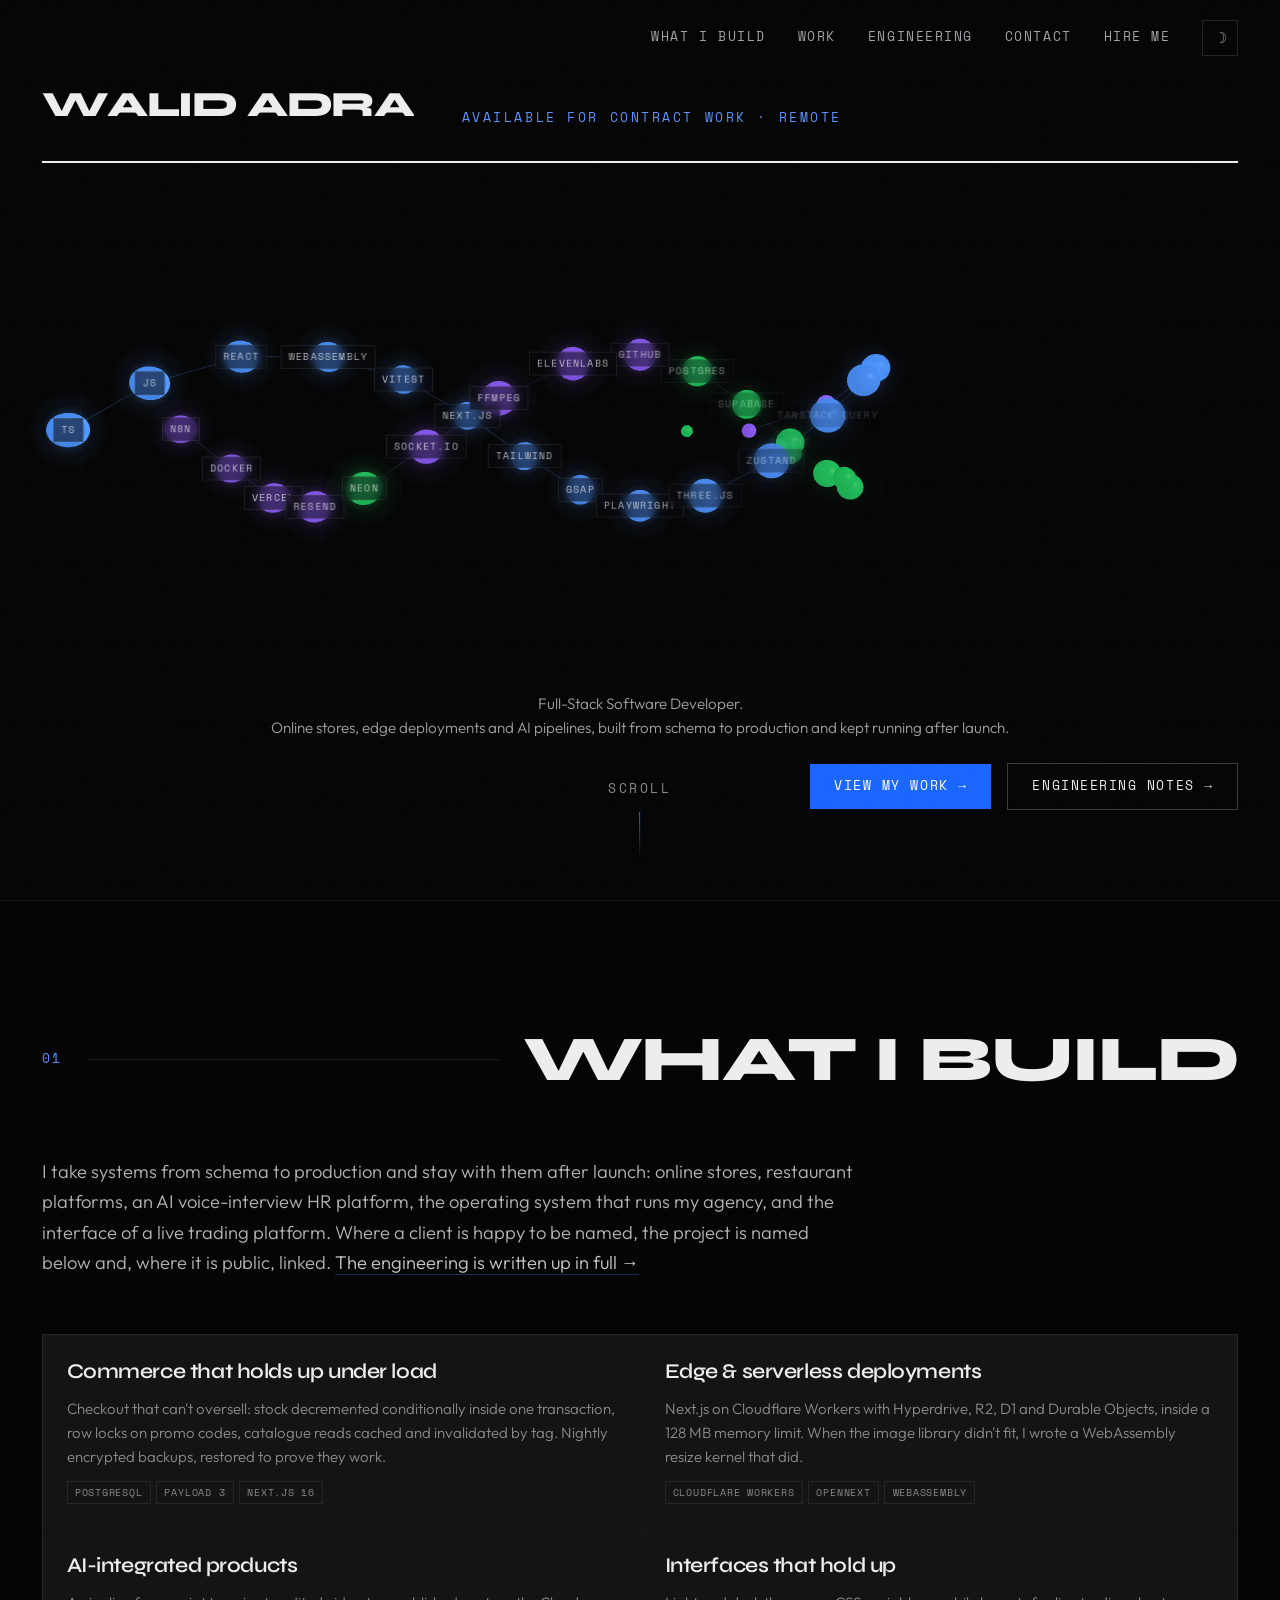
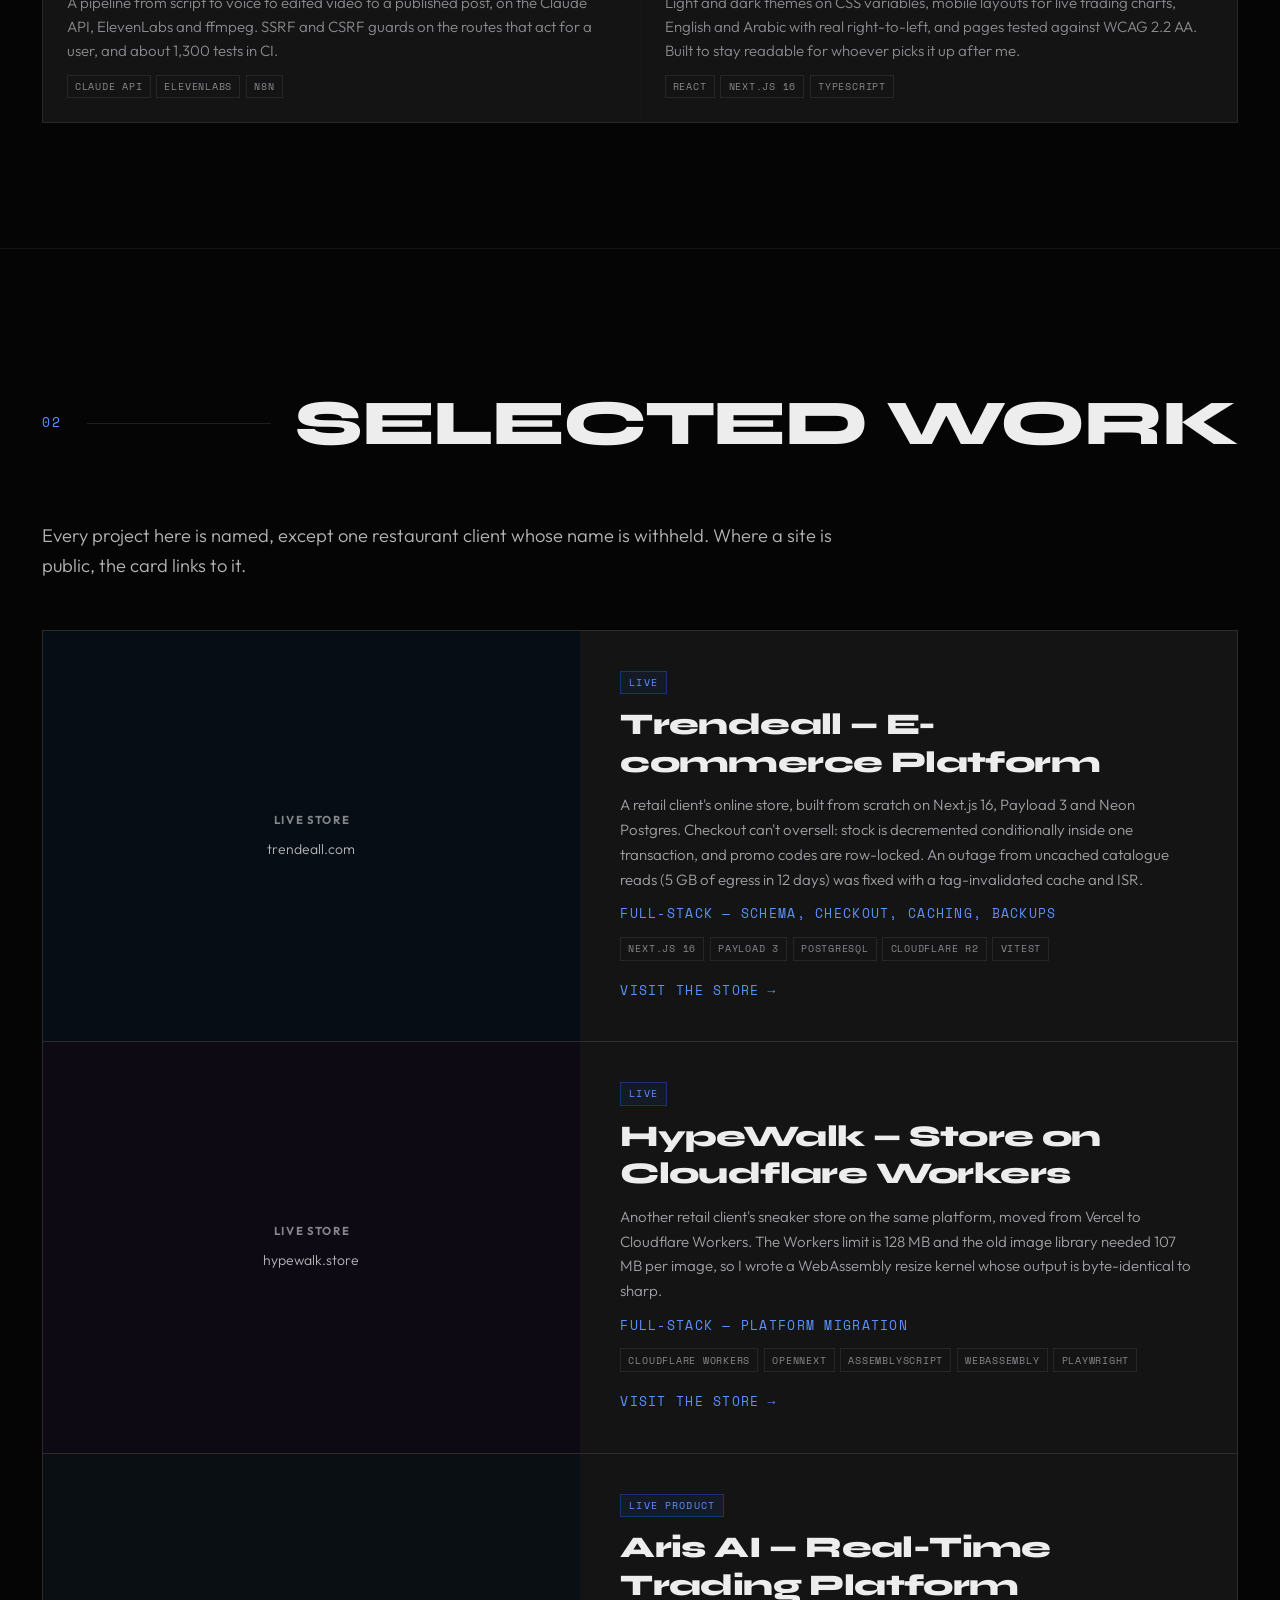
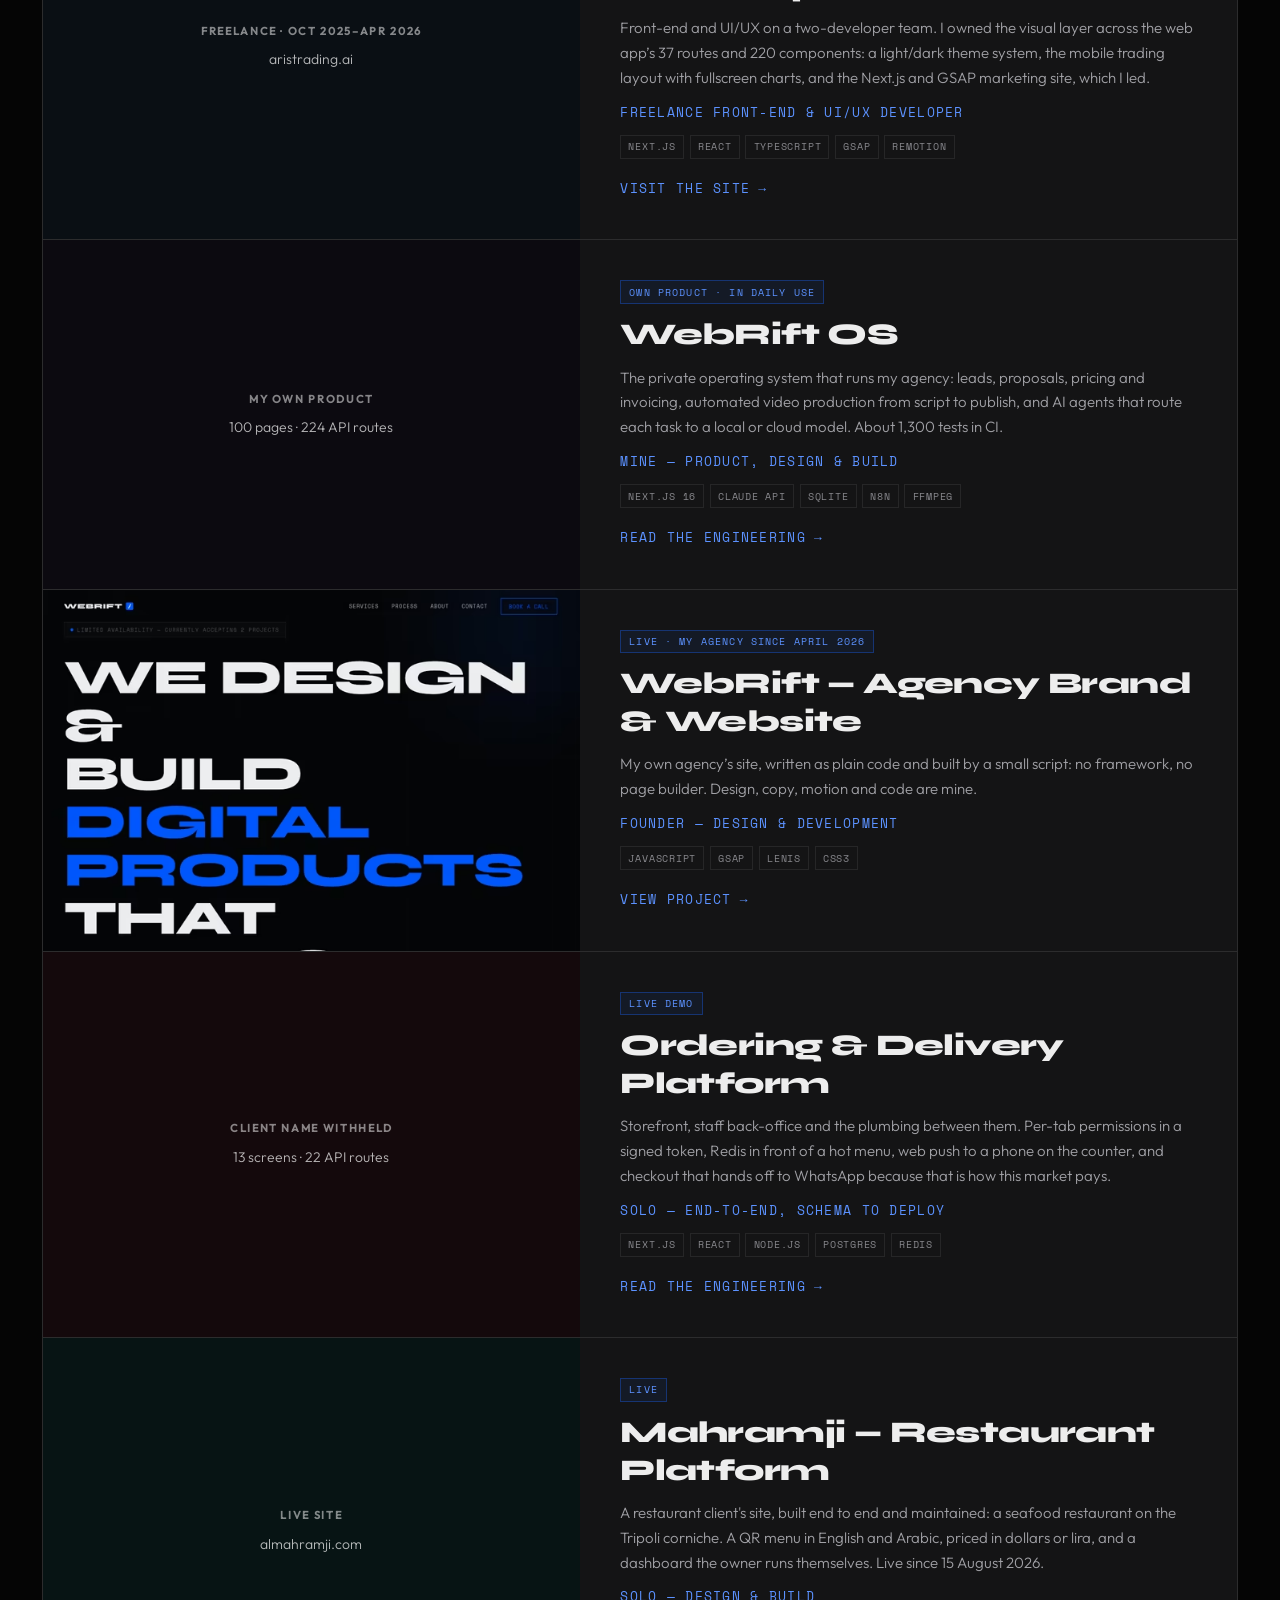
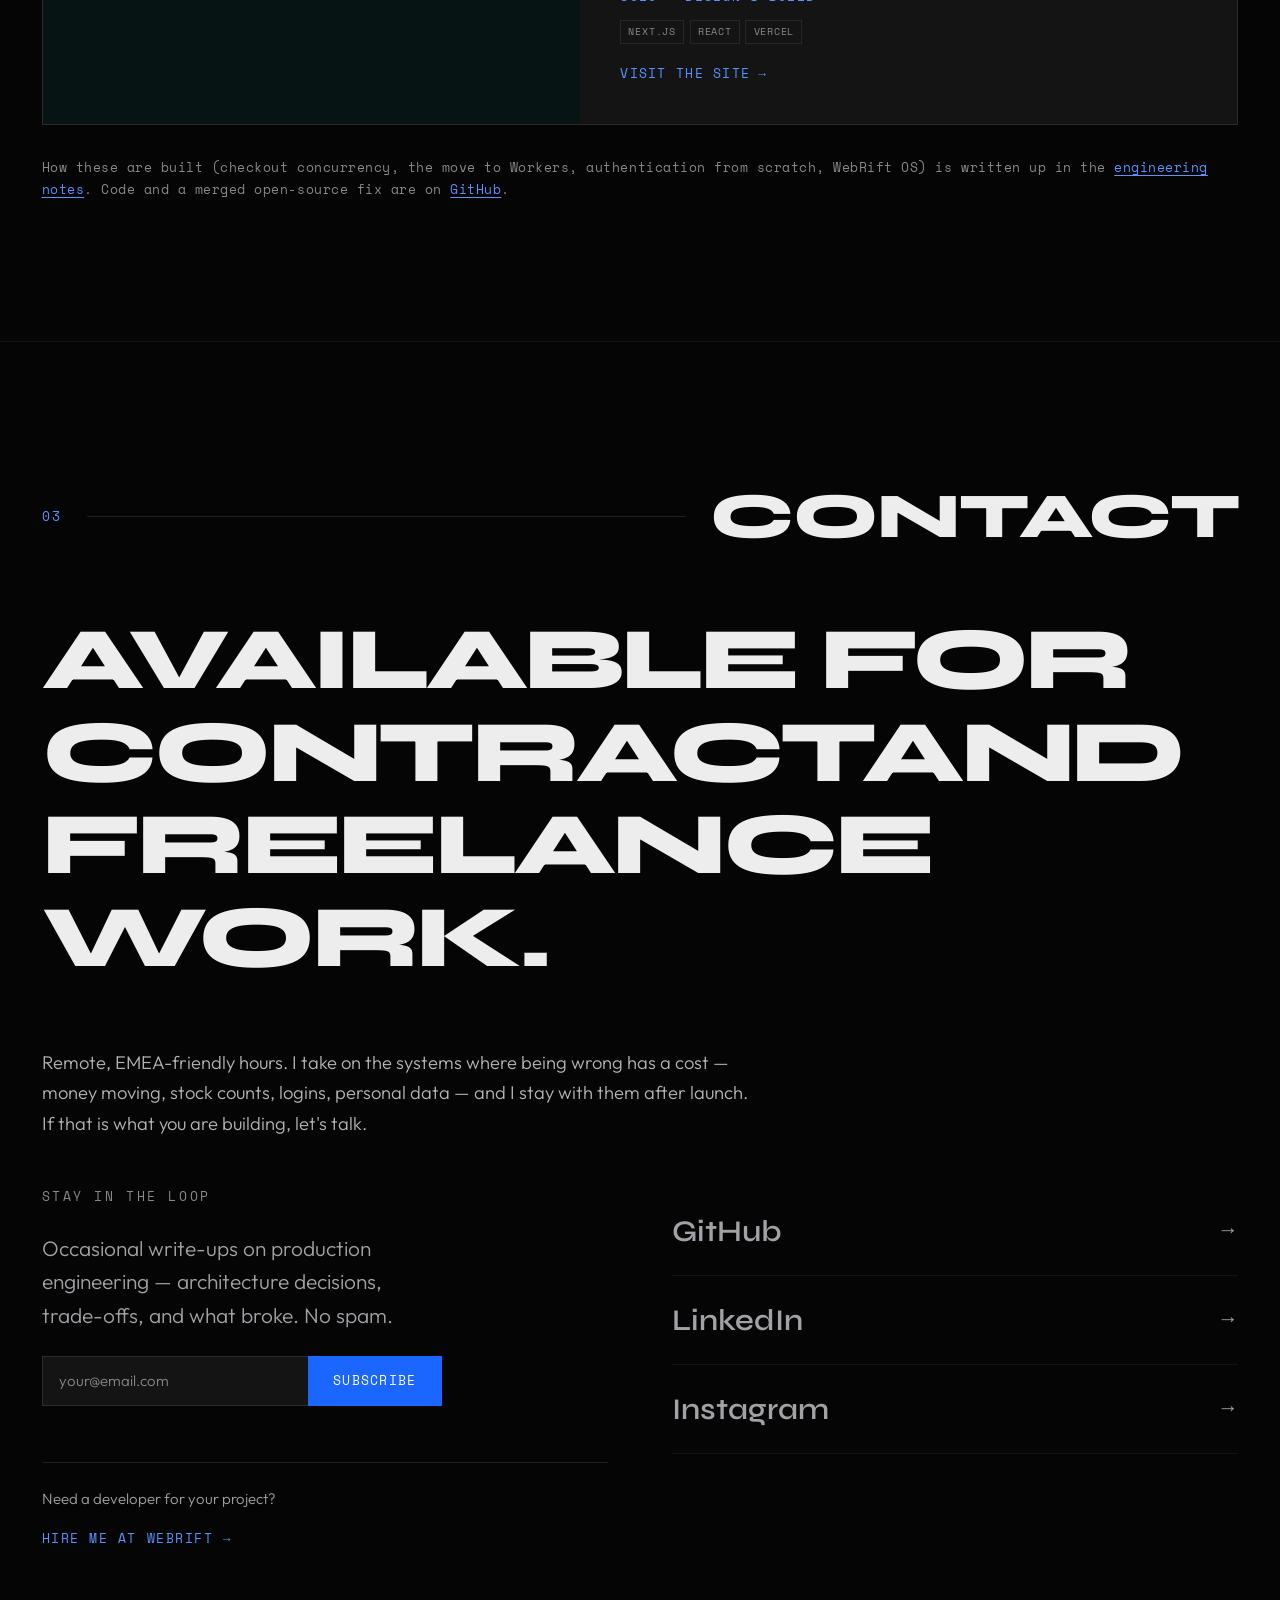
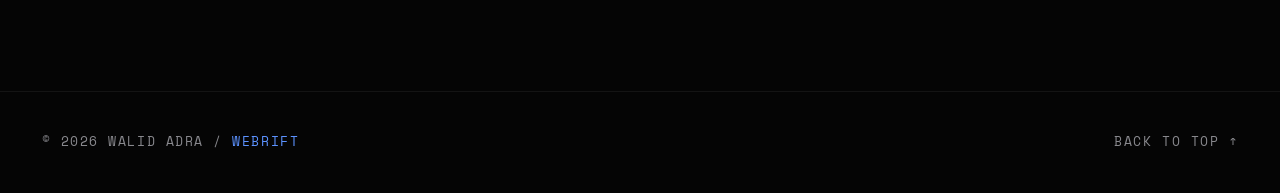
<file: index.html>
<!DOCTYPE html>
<html lang="en">
<head>
  <meta charset="UTF-8">
  <meta name="viewport" content="width=device-width, initial-scale=1.0">
  <script src="js/theme-init.js"></script>

  <title>Walid Adra — Full-Stack Software Developer</title>
  <meta name="description" content="Walid Adra, full-stack software developer. Online stores, edge deployments and AI pipelines, built from schema to production and kept running after launch. Available for remote contract work.">
  <link rel="canonical" href="https://www.walidadra.dev/">
  <meta name="keywords" content="Walid Adra, full-stack software developer, TypeScript, React, Next.js, Node.js, PostgreSQL, Payload CMS, Cloudflare Workers, Playwright, contract developer">
  <meta name="author" content="Walid Adra">

  <meta property="og:title" content="Walid Adra — Full-Stack Software Developer">
  <meta property="og:description" content="Online stores, edge deployments and AI pipelines, built from schema to production and kept running after launch.">
  <meta property="og:type" content="website">
  <meta property="og:image" content="https://www.walidadra.dev/assets/images/og-image.jpg">
  <meta property="og:image:width" content="1200">
  <meta property="og:image:height" content="630">
  <meta property="og:image:alt" content="Walid Adra — full-stack software developer.">
  <meta property="og:url" content="https://www.walidadra.dev/">
  <meta property="og:site_name" content="Walid Adra">

  <meta name="twitter:card" content="summary_large_image">
  <meta name="twitter:image" content="https://www.walidadra.dev/assets/images/og-image.jpg">
  <meta name="twitter:description" content="Online stores, edge deployments and AI pipelines, built from schema to production.">
  <meta name="twitter:title" content="Walid Adra — Full-Stack Software Developer">

  <!-- Structured Data -->
  <script type="application/ld+json">
  {
    "@context": "https://schema.org",
    "@type": "Person",
    "name": "Walid Adra",
    "jobTitle": "Full-Stack Software Developer",
    "url": "https://www.walidadra.dev",
    "worksFor": {"@type": "Organization", "name": "WebRift", "url": "https://webrift.dev"},
    "sameAs": ["https://github.com/Walidd22", "https://www.linkedin.com/in/walid-adra-452363273/", "https://www.instagram.com/web_rift"]
  }
  </script>

  <link rel="icon" href="data:image/svg+xml,<svg xmlns='http://www.w3.org/2000/svg' viewBox='0 0 100 100'><text y='.9em' font-size='90'>⚡</text></svg>">

  <!-- Fonts are self-hosted (css/fonts-home.css): no extra connections to
       Google before the first paint. The three faces the first screen uses
       are preloaded so the hero can show in its real fonts. -->
  <link rel="preload" href="assets/fonts/syne-v24-latin.woff2" as="font" type="font/woff2" crossorigin>
  <link rel="preload" href="assets/fonts/spacemono-v17-400-latin.woff2" as="font" type="font/woff2" crossorigin>
  <link rel="preload" href="assets/fonts/outfit-v15-latin.woff2" as="font" type="font/woff2" crossorigin>
  <link rel="stylesheet" href="css/fonts-home.css">

  <link rel="stylesheet" href="js/vendor/lenis@1.3.26/lenis.css"
        integrity="sha384-gvLq/iOMNnPchdosgVym5huSVkKipHCQaqSw2Eg0V52Mzmlf169ZOsXcNc2cNu8x">
  <link rel="stylesheet" href="css/reset.css">
  <link rel="stylesheet" href="css/variables.css">
  <link rel="stylesheet" href="css/base.css">
  <link rel="stylesheet" href="css/layout.css">
  <link rel="stylesheet" href="css/components.css">
  <link rel="stylesheet" href="css/sections.css">
  <link rel="stylesheet" href="css/animations.css">
  <link rel="stylesheet" href="css/responsive.css">
  <link rel="stylesheet" href="css/scroll-decks.css">
</head>
<body>

  <a class="skip-link" href="#capabilities">Skip to content</a>

  <!-- Page Loader -->
  <div class="page-loader" id="pageLoader">
    <span class="page-loader__text">loading</span>
  </div>

  <!-- Custom Cursor -->
  <div class="cursor" id="cursor"></div>

  <!-- Navigation -->
  <nav class="nav" id="nav">
    <div class="container nav__inner">
      <a href="#hero" class="nav__logo" data-text="WALID ADRA">WALID ADRA</a>
      <div class="nav__links">
        <a href="#capabilities" class="nav__link" data-cursor="expand">What I Build</a>
        <a href="#projects" class="nav__link" data-cursor="expand">Work</a>
        <a href="engineering.html" class="nav__link" data-cursor="expand">Engineering</a>
        <a href="#connect" class="nav__link" data-cursor="expand">Contact</a>
        <a href="https://webrift.dev" class="nav__link" data-cursor="expand" target="_blank" rel="noopener">Hire Me</a>
        <button class="theme-toggle" id="themeToggle" data-cursor="expand" aria-label="Toggle theme">
          <span id="themeIcon" data-theme-icon>☽</span>
        </button>
      </div>
      <button class="nav__toggle" id="navToggle" aria-label="Toggle menu" data-cursor="expand">
        <span></span><span></span><span></span>
      </button>
    </div>
  </nav>

  <!-- Mobile Menu -->
  <div class="nav__mobile" id="navMobile">
    <a href="#capabilities" class="nav__mobile-link" data-cursor="expand">What I Build</a>
    <a href="#projects" class="nav__mobile-link" data-cursor="expand">Work</a>
    <a href="engineering.html" class="nav__mobile-link" data-cursor="expand">Engineering</a>
    <a href="#connect" class="nav__mobile-link" data-cursor="expand">Contact</a>
    <a href="https://webrift.dev" class="nav__mobile-link" data-cursor="expand" target="_blank" rel="noopener">Hire Me</a>
    <button class="theme-toggle theme-toggle--mobile" id="themeToggleMobile" data-cursor="expand" aria-label="Toggle theme">
      <span data-theme-icon>☽</span>
    </button>
  </div>

  <main>

    <!-- ===== HERO ===== -->
    <section class="hero section" id="hero">
      <div class="hero__grid"></div>
      <div class="hero__graph" id="heroGraph"></div>
      <div class="hero__graph-labels" id="heroGraphLabels" aria-hidden="true"></div>
      <div class="floating-icons" id="floatingIcons"></div>
      <div class="container hero__content">
        <a href="#hero" class="hero__name-link" aria-label="Walid Adra" data-cursor="expand"><h1 class="hero__name gs-reveal" data-text="WALID ADRA">WALID ADRA</h1></a>
        <span class="label label--accent hero__label gs-reveal">Available for contract work · Remote</span>
        <div class="hero__divider gs-reveal"></div>
      </div>
      <div class="hero__info gs-reveal">
        <p class="hero__title">Full-Stack Software Developer. <br>Online stores, edge deployments and AI pipelines, built from schema to production and kept running after launch.</p>
        <div class="hero__cta-group">
          <a href="#projects" class="hero__subscribe" data-hero-cta data-cursor="expand">View My Work →</a>
          <a href="engineering.html" class="hero__subscribe hero__subscribe--ghost" data-cursor="expand">Engineering notes →</a>
        </div>
      </div>
      <div class="hero__scroll gs-reveal">
        <span class="hero__scroll-text">Scroll</span>
        <div class="hero__scroll-line"></div>
      </div>
    </section>

    <!-- ===== WHAT I BUILD ===== -->
    <section class="caps section section--caps" id="capabilities">
      <div class="container">
        <div class="section__header gs-reveal">
          <span class="section__number">01</span>
          <span class="section__line"></span>
          <h2 class="section__title">What I Build</h2>
        </div>

        <p class="story__lede gs-reveal">
          I take systems from schema to production and stay with them after launch: online
          stores, restaurant platforms, an AI voice-interview HR platform, the operating system
          that runs my agency, and the interface of a live trading platform. Where a client is
          happy to be named, the project is named below and, where it is public, linked.
          <a href="engineering.html" data-cursor="expand">The engineering is written up in full →</a>
        </p>

        <div class="caps__grid">

          <article class="cap-card gs-reveal">
            <h3 class="cap-card__title">Commerce that holds up under load</h3>
            <p class="cap-card__body">
              Checkout that can't oversell: stock decremented conditionally inside one
              transaction, row locks on promo codes, catalogue reads cached and invalidated by
              tag. Nightly encrypted backups, restored to prove they work.
            </p>
            <ul class="project-card__tags">
              <li>PostgreSQL</li>
              <li>Payload 3</li>
              <li>Next.js 16</li>
            </ul>
          </article>

          <article class="cap-card gs-reveal">
            <h3 class="cap-card__title">Edge &amp; serverless deployments</h3>
            <p class="cap-card__body">
              Next.js on Cloudflare Workers with Hyperdrive, R2, D1 and Durable Objects, inside
              a 128 MB memory limit. When the image library didn't fit, I wrote a WebAssembly
              resize kernel that did.
            </p>
            <ul class="project-card__tags">
              <li>Cloudflare Workers</li>
              <li>OpenNext</li>
              <li>WebAssembly</li>
            </ul>
          </article>

          <article class="cap-card gs-reveal">
            <h3 class="cap-card__title">AI-integrated products</h3>
            <p class="cap-card__body">
              A pipeline from script to voice to edited video to a published post, on the
              Claude API, ElevenLabs and ffmpeg. SSRF and CSRF guards on the routes that act
              for a user, and about 1,300 tests in CI.
            </p>
            <ul class="project-card__tags">
              <li>Claude API</li>
              <li>ElevenLabs</li>
              <li>n8n</li>
            </ul>
          </article>

          <article class="cap-card gs-reveal">
            <h3 class="cap-card__title">Interfaces that hold up</h3>
            <p class="cap-card__body">
              Light and dark themes on CSS variables, mobile layouts for live trading charts,
              English and Arabic with real right-to-left, and pages tested against WCAG 2.2 AA.
              Built to stay readable for whoever picks it up after me.
            </p>
            <ul class="project-card__tags">
              <li>React</li>
              <li>Next.js 16</li>
              <li>TypeScript</li>
            </ul>
          </article>

        </div>
      </div>
    </section>

    <!-- ===== SELECTED WORK ===== -->
    <section class="projects section" id="projects">
      <div class="container">
        <div class="section__header gs-reveal">
          <span class="section__number">02</span>
          <span class="section__line"></span>
          <h2 class="section__title">Selected Work</h2>
        </div>

        <p class="story__lede gs-reveal" style="margin-bottom: 3rem;">
          Every project here is named, except one restaurant client whose name is withheld.
          Where a site is public, the card links to it.
        </p>

        <div class="projects__grid">

          <!-- Trendeall -->
          <a href="https://trendeall.com" class="project-card gs-reveal" data-cursor="expand" target="_blank" rel="noopener">
            <div class="project-card__img">
              <div class="project-card__img-placeholder" style="background: #060d14;">
                <div class="project-card__coming-soon">
                  <span class="project-card__coming-soon-label">Live store</span>
                  <span class="project-card__coming-soon-text">trendeall.com</span>
                </div>
              </div>
            </div>
            <div class="project-card__body">
              <span class="project-card__state">Live</span>
              <h3 class="project-card__title">Trendeall — E-commerce Platform</h3>
              <p class="project-card__desc">A retail client's online store, built from scratch on Next.js 16, Payload 3 and Neon Postgres. Checkout can't oversell: stock is decremented conditionally inside one transaction, and promo codes are row-locked. An outage from uncached catalogue reads (5 GB of egress in 12 days) was fixed with a tag-invalidated cache and ISR.</p>
              <div class="project-card__role">Full-stack — schema, checkout, caching, backups</div>
              <ul class="project-card__tags">
                <li>Next.js 16</li>
                <li>Payload 3</li>
                <li>PostgreSQL</li>
                <li>Cloudflare R2</li>
                <li>Vitest</li>
              </ul>
              <span class="project-card__link">Visit the store <span class="project-card__arrow">→</span></span>
            </div>
          </a>

          <!-- HypeWalk -->
          <a href="https://hypewalk.store" class="project-card gs-reveal" data-cursor="expand" target="_blank" rel="noopener">
            <div class="project-card__img">
              <div class="project-card__img-placeholder" style="background: #0d0a14;">
                <div class="project-card__coming-soon">
                  <span class="project-card__coming-soon-label">Live store</span>
                  <span class="project-card__coming-soon-text">hypewalk.store</span>
                </div>
              </div>
            </div>
            <div class="project-card__body">
              <span class="project-card__state">Live</span>
              <h3 class="project-card__title">HypeWalk — Store on Cloudflare Workers</h3>
              <p class="project-card__desc">Another retail client's sneaker store on the same platform, moved from Vercel to Cloudflare Workers. The Workers limit is 128 MB and the old image library needed 107 MB per image, so I wrote a WebAssembly resize kernel whose output is byte-identical to sharp.</p>
              <div class="project-card__role">Full-stack — platform migration</div>
              <ul class="project-card__tags">
                <li>Cloudflare Workers</li>
                <li>OpenNext</li>
                <li>AssemblyScript</li>
                <li>WebAssembly</li>
                <li>Playwright</li>
              </ul>
              <span class="project-card__link">Visit the store <span class="project-card__arrow">→</span></span>
            </div>
          </a>

          <!-- Aris AI -->
          <a href="https://aristrading.ai" class="project-card gs-reveal" data-cursor="expand" target="_blank" rel="noopener">
            <div class="project-card__img">
              <div class="project-card__img-placeholder" style="background: #0a0f14;">
                <div class="project-card__coming-soon">
                  <span class="project-card__coming-soon-label">Freelance · Oct 2025–Apr 2026</span>
                  <span class="project-card__coming-soon-text">aristrading.ai</span>
                </div>
              </div>
            </div>
            <div class="project-card__body">
              <span class="project-card__state">Live product</span>
              <h3 class="project-card__title">Aris AI — Real-Time Trading Platform</h3>
              <p class="project-card__desc">Front-end and UI/UX on a two-developer team. I owned the visual layer across the web app’s 37 routes and 220 components: a light/dark theme system, the mobile trading layout with fullscreen charts, and the Next.js and GSAP marketing site, which I led.</p>
              <div class="project-card__role">Freelance Front-End &amp; UI/UX Developer</div>
              <ul class="project-card__tags">
                <li>Next.js</li>
                <li>React</li>
                <li>TypeScript</li>
                <li>GSAP</li>
                <li>Remotion</li>
              </ul>
              <span class="project-card__link">Visit the site <span class="project-card__arrow">→</span></span>
            </div>
          </a>

          <!-- WebRift OS -->
          <a href="engineering.html#systems" class="project-card gs-reveal" data-cursor="expand">
            <div class="project-card__img">
              <div class="project-card__img-placeholder" style="background: #0c0a10;">
                <div class="project-card__coming-soon">
                  <span class="project-card__coming-soon-label">My own product</span>
                  <span class="project-card__coming-soon-text">100 pages · 224 API routes</span>
                </div>
              </div>
            </div>
            <div class="project-card__body">
              <span class="project-card__state">Own product · in daily use</span>
              <h3 class="project-card__title">WebRift OS</h3>
              <p class="project-card__desc">The private operating system that runs my agency: leads, proposals, pricing and invoicing, automated video production from script to publish, and AI agents that route each task to a local or cloud model. About 1,300 tests in CI.</p>
              <div class="project-card__role">Mine — product, design &amp; build</div>
              <ul class="project-card__tags">
                <li>Next.js 16</li>
                <li>Claude API</li>
                <li>SQLite</li>
                <li>n8n</li>
                <li>ffmpeg</li>
              </ul>
              <span class="project-card__link">Read the engineering <span class="project-card__arrow">→</span></span>
            </div>
          </a>

          <!-- WebRift -->
          <a href="projects/webrift.html" class="project-card gs-reveal" data-cursor="expand">
            <div class="project-card__img">
              <div class="project-card__img-placeholder" style="background: #050508;">
                <picture>
                  <source type="image/avif" sizes="(min-width: 900px) min(45vw, 620px), 100vw"
                          srcset="assets/projects/webrift/hero-480.avif 480w, assets/projects/webrift/hero-720.avif 720w, assets/projects/webrift/hero-1080.avif 1080w, assets/projects/webrift/hero-1440.avif 1440w">
                  <source type="image/webp" sizes="(min-width: 900px) min(45vw, 620px), 100vw"
                          srcset="assets/projects/webrift/hero-480.webp 480w, assets/projects/webrift/hero-720.webp 720w, assets/projects/webrift/hero-1080.webp 1080w, assets/projects/webrift/hero-1440.webp 1440w">
                  <img src="assets/projects/webrift/hero.png" alt="WebRift agency website" width="1440" height="900" loading="lazy" decoding="async">
                </picture>
              </div>
            </div>
            <div class="project-card__body">
              <span class="project-card__state">Live · my agency since April 2026</span>
              <h3 class="project-card__title">WebRift — Agency Brand &amp; Website</h3>
              <p class="project-card__desc">My own agency’s site, written as plain code and built by a small script: no framework, no page builder. Design, copy, motion and code are mine.</p>
              <div class="project-card__role">Founder — design &amp; development</div>
              <ul class="project-card__tags">
                <li>JavaScript</li>
                <li>GSAP</li>
                <li>Lenis</li>
                <li>CSS3</li>
              </ul>
              <span class="project-card__link">View project <span class="project-card__arrow">→</span></span>
            </div>
          </a>

          <!-- Ordering & delivery platform -->
          <a href="engineering.html#systems" class="project-card gs-reveal" data-cursor="expand">
            <div class="project-card__img">
              <div class="project-card__img-placeholder" style="background: #14090c;">
                <div class="project-card__coming-soon">
                  <span class="project-card__coming-soon-label">Client name withheld</span>
                  <span class="project-card__coming-soon-text">13 screens · 22 API routes</span>
                </div>
              </div>
            </div>
            <div class="project-card__body">
              <span class="project-card__state">Live demo</span>
              <h3 class="project-card__title">Ordering &amp; Delivery Platform</h3>
              <p class="project-card__desc">Storefront, staff back-office and the plumbing between them. Per-tab permissions in a signed token, Redis in front of a hot menu, web push to a phone on the counter, and checkout that hands off to WhatsApp because that is how this market pays.</p>
              <div class="project-card__role">Solo — end-to-end, schema to deploy</div>
              <ul class="project-card__tags">
                <li>Next.js</li>
                <li>React</li>
                <li>Node.js</li>
                <li>Postgres</li>
                <li>Redis</li>
              </ul>
              <span class="project-card__link">Read the engineering <span class="project-card__arrow">→</span></span>
            </div>
          </a>

          <!-- Mahramji -->
          <a href="https://almahramji.com" class="project-card gs-reveal" data-cursor="expand" target="_blank" rel="noopener">
            <div class="project-card__img">
              <div class="project-card__img-placeholder" style="background: #071414;">
                <div class="project-card__coming-soon">
                  <span class="project-card__coming-soon-label">Live site</span>
                  <span class="project-card__coming-soon-text">almahramji.com</span>
                </div>
              </div>
            </div>
            <div class="project-card__body">
              <span class="project-card__state">Live</span>
              <h3 class="project-card__title">Mahramji — Restaurant Platform</h3>
              <p class="project-card__desc">A restaurant client's site, built end to end and maintained: a seafood restaurant on the Tripoli corniche. A QR menu in English and Arabic, priced in dollars or lira, and a dashboard the owner runs themselves. Live since 15 August 2026.</p>
              <div class="project-card__role">Solo — design &amp; build</div>
              <ul class="project-card__tags">
                <li>Next.js</li>
                <li>React</li>
                <li>Vercel</li>
              </ul>
              <span class="project-card__link">Visit the site <span class="project-card__arrow">→</span></span>
            </div>
          </a>

        </div>

        <p class="projects__note gs-reveal">
          How these are built (checkout concurrency, the move to Workers, authentication from
          scratch, WebRift OS) is written up in the
          <a href="engineering.html">engineering notes</a>. Code and a merged open-source fix are on
          <a href="https://github.com/Walidd22" target="_blank" rel="noopener">GitHub</a>.
        </p>
      </div>
    </section>

    <!-- ===== CONNECT ===== -->
    <section class="connect section" id="connect">
      <div class="container">
        <div class="section__header gs-reveal">
          <span class="section__number">03</span>
          <span class="section__line"></span>
          <h2 class="section__title">Contact</h2>
        </div>

        <h3 class="connect__heading gs-reveal">
          Available for contract<br>and freelance work.
        </h3>

        <p class="story__lede gs-reveal" style="max-width: 720px; margin-bottom: 3rem;">
          Remote, EMEA-friendly hours. I take on the systems where being wrong has a cost —
          money moving, stock counts, logins, personal data — and I stay with them after
          launch. If that is what you are building, let's talk.
        </p>

        <div class="connect__grid">

          <div class="connect__email-cta gs-reveal">
            <span class="connect__email-label">Stay in the loop</span>
            <p class="connect__email-desc">Occasional write-ups on production engineering — architecture decisions, trade-offs, and what broke. No spam.</p>
            <form class="connect__email-input" id="subscribeForm">
              <input type="email" name="email" placeholder="your@email.com" aria-label="Email address" required>
              <input type="hidden" name="course_interest" id="courseInterest" value="">
              <button type="submit" data-cursor="expand">Subscribe</button>
            </form>
            <div class="connect__subscribe-success" id="subscribeSuccess" style="display: none;">
              <span class="connect__subscribe-icon">&#10003;</span>
              <span>Check your inbox to confirm your subscription.</span>
            </div>
            <div class="connect__subscribe-error" id="subscribeError" style="display: none;">
              <span>Something went wrong. Please try again.</span>
            </div>

            <div class="connect__webrift">
              <p>Need a developer for your project?</p>
              <a href="https://webrift.dev" target="_blank" rel="noopener" data-cursor="expand">Hire me at WebRift →</a>
            </div>
          </div>

          <div class="connect__socials gs-reveal">
            <a href="https://github.com/Walidd22" class="connect__social-link" data-cursor="expand" target="_blank" rel="noopener">
              <span>GitHub</span>
              <span class="connect__social-arrow">→</span>
            </a>
            <a href="https://www.linkedin.com/in/walid-adra-452363273/" class="connect__social-link" data-cursor="expand" target="_blank" rel="noopener">
              <span>LinkedIn</span>
              <span class="connect__social-arrow">→</span>
            </a>
            <a href="https://www.instagram.com/web_rift" class="connect__social-link" data-cursor="expand" target="_blank" rel="noopener">
              <span>Instagram</span>
              <span class="connect__social-arrow">→</span>
            </a>
          </div>
        </div>
      </div>
    </section>

  </main>

  <!-- Footer -->
  <footer class="footer">
    <div class="container footer__inner">
      <span class="footer__copy">&copy; 2026 Walid Adra / <span>WebRift</span></span>
      <a href="#hero" class="footer__top" data-cursor="expand">Back to top ↑</a>
    </div>
  </footer>

  <!-- Toast Notifications -->
  <div class="toast-container" id="toastContainer"></div>

  <!-- Scripts. Every library is served from this site (js/vendor/), pinned by
       its integrity hash; nothing loads from a CDN. js/hero-graph.js (three.js)
       is not loaded here: js/main.js imports it once the hero text is showing. -->
  <script type="importmap">
    {
      "imports": {
        "three": "/js/vendor/three@0.160.0/build/three.module.min.js",
        "three/addons/": "/js/vendor/three@0.160.0/examples/jsm/"
      },
      "integrity": {
        "/js/vendor/three@0.160.0/build/three.module.min.js": "sha384-8/hf5tabFfIo0BPku31TKUvGIKpWGYaMwNtlSNqNyZzXgZCMd4lnOGWbJElML9dv",
        "/js/vendor/three@0.160.0/examples/jsm/renderers/CSS2DRenderer.js": "sha384-oxPlnJSeUCYU9W3RMQswb4S/vFd4Bhxuy1Ffx0V2KJakWeb6n1gaqUtSE9Ic/F72",
        "/js/vendor/three@0.160.0/examples/jsm/misc/Timer.js": "sha384-rVQXeGSb0vKNG12RRAIINNOMJK8bcJ6kSVGq6/r41SmtTfEcOEhyNtI2FX3fzNgb"
      }
    }
  </script>
  <script src="js/vendor/lenis@1.3.26/lenis.min.js" defer
          integrity="sha384-jqpi9VmOdhyLoLURgjCn7EpnG9BbnHW57ibIZoeaIU+erWDH3k8fQQg0xH2ySjnw"></script>
  <script src="js/vendor/gsap@3.12.7/gsap.min.js" defer
          integrity="sha384-pEQB1h4Zmn9xhS6jotzltHSIQq6N0Oh3BXkCNOH5LKI81R2NRbb9efarAJYw9gTY"></script>
  <script src="js/vendor/gsap@3.12.7/ScrollTrigger.min.js" defer
          integrity="sha384-TgZ1GoXcDnrw/czNfaiSZSFV1zgIRv8aQOevBA8ppS4SkNONmzYfjARpXsDfdnUE"></script>
  <script src="js/utils.js" defer></script>
  <script src="js/cursor.js" defer></script>
  <script src="js/animations.js" defer></script>
  <script src="js/main.js" defer></script>
  <script src="js/scroll-decks.js" defer></script>
</body>
</html>
</file>
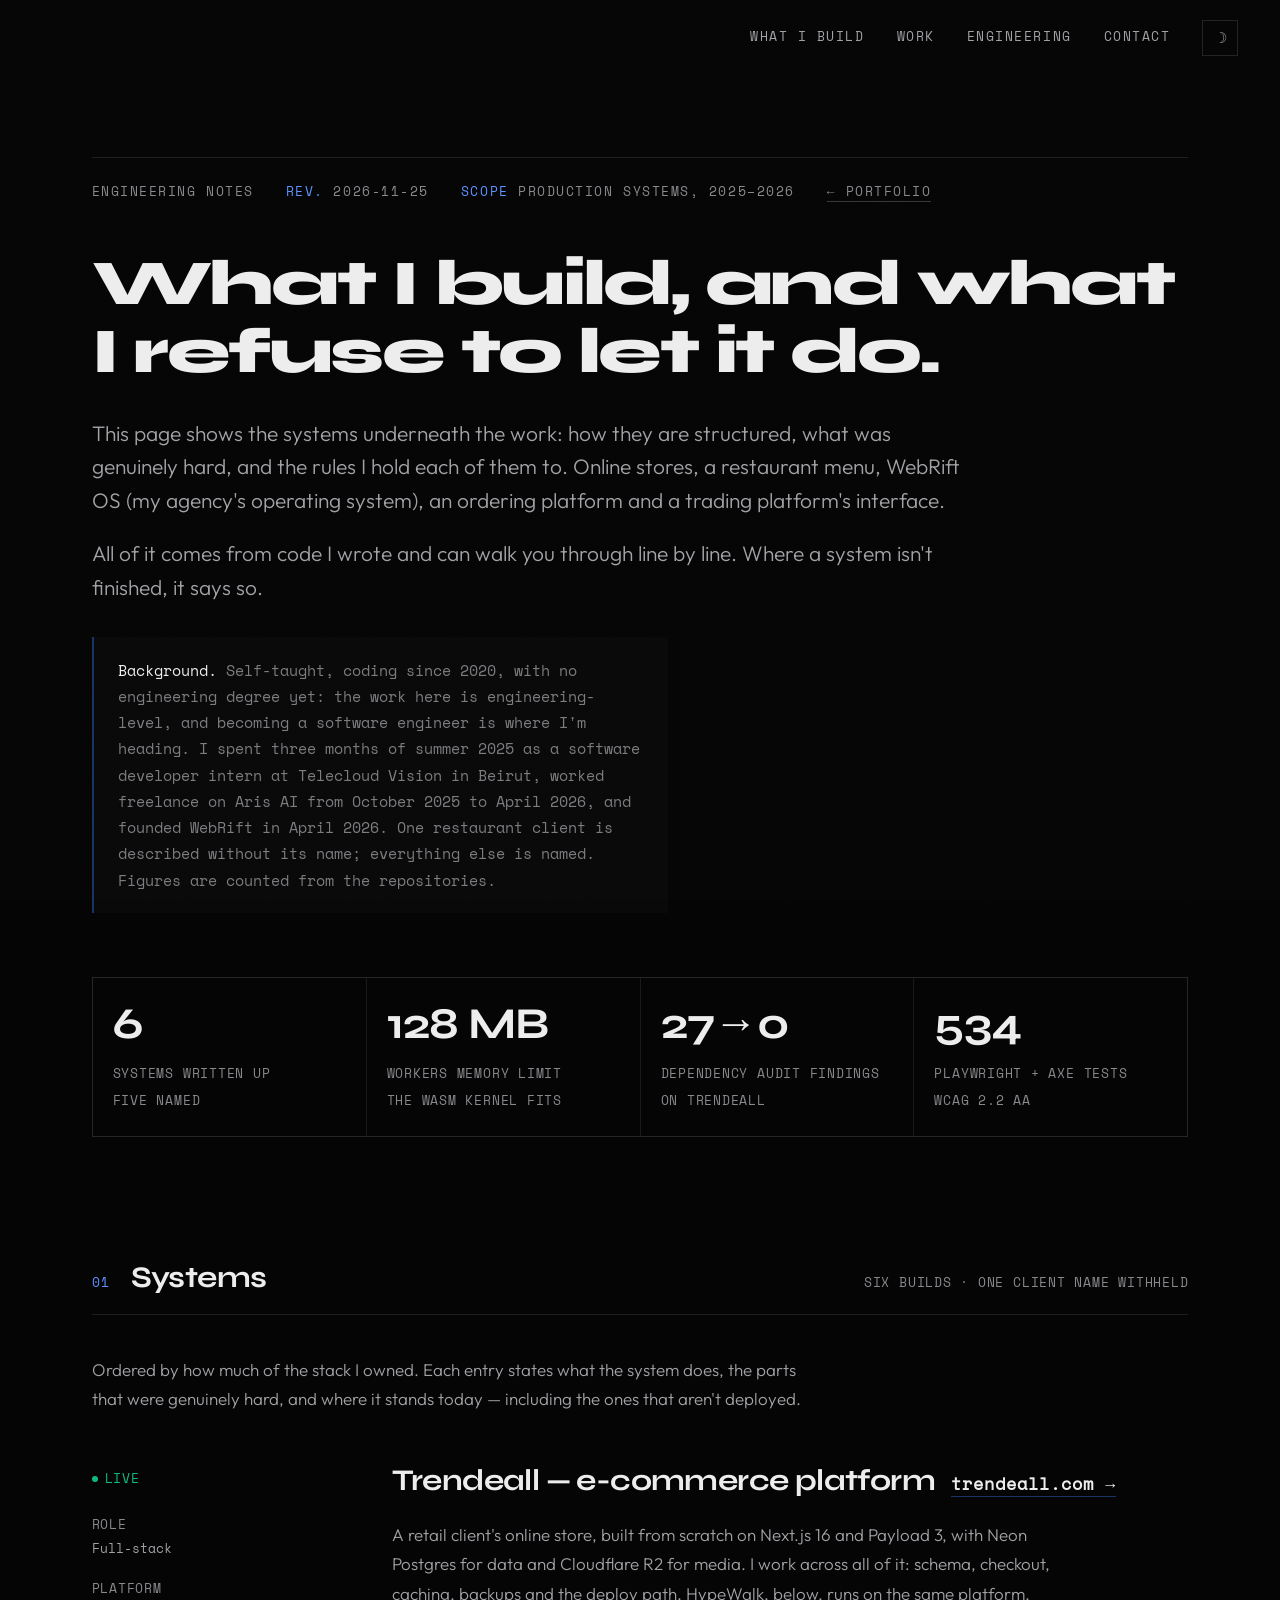
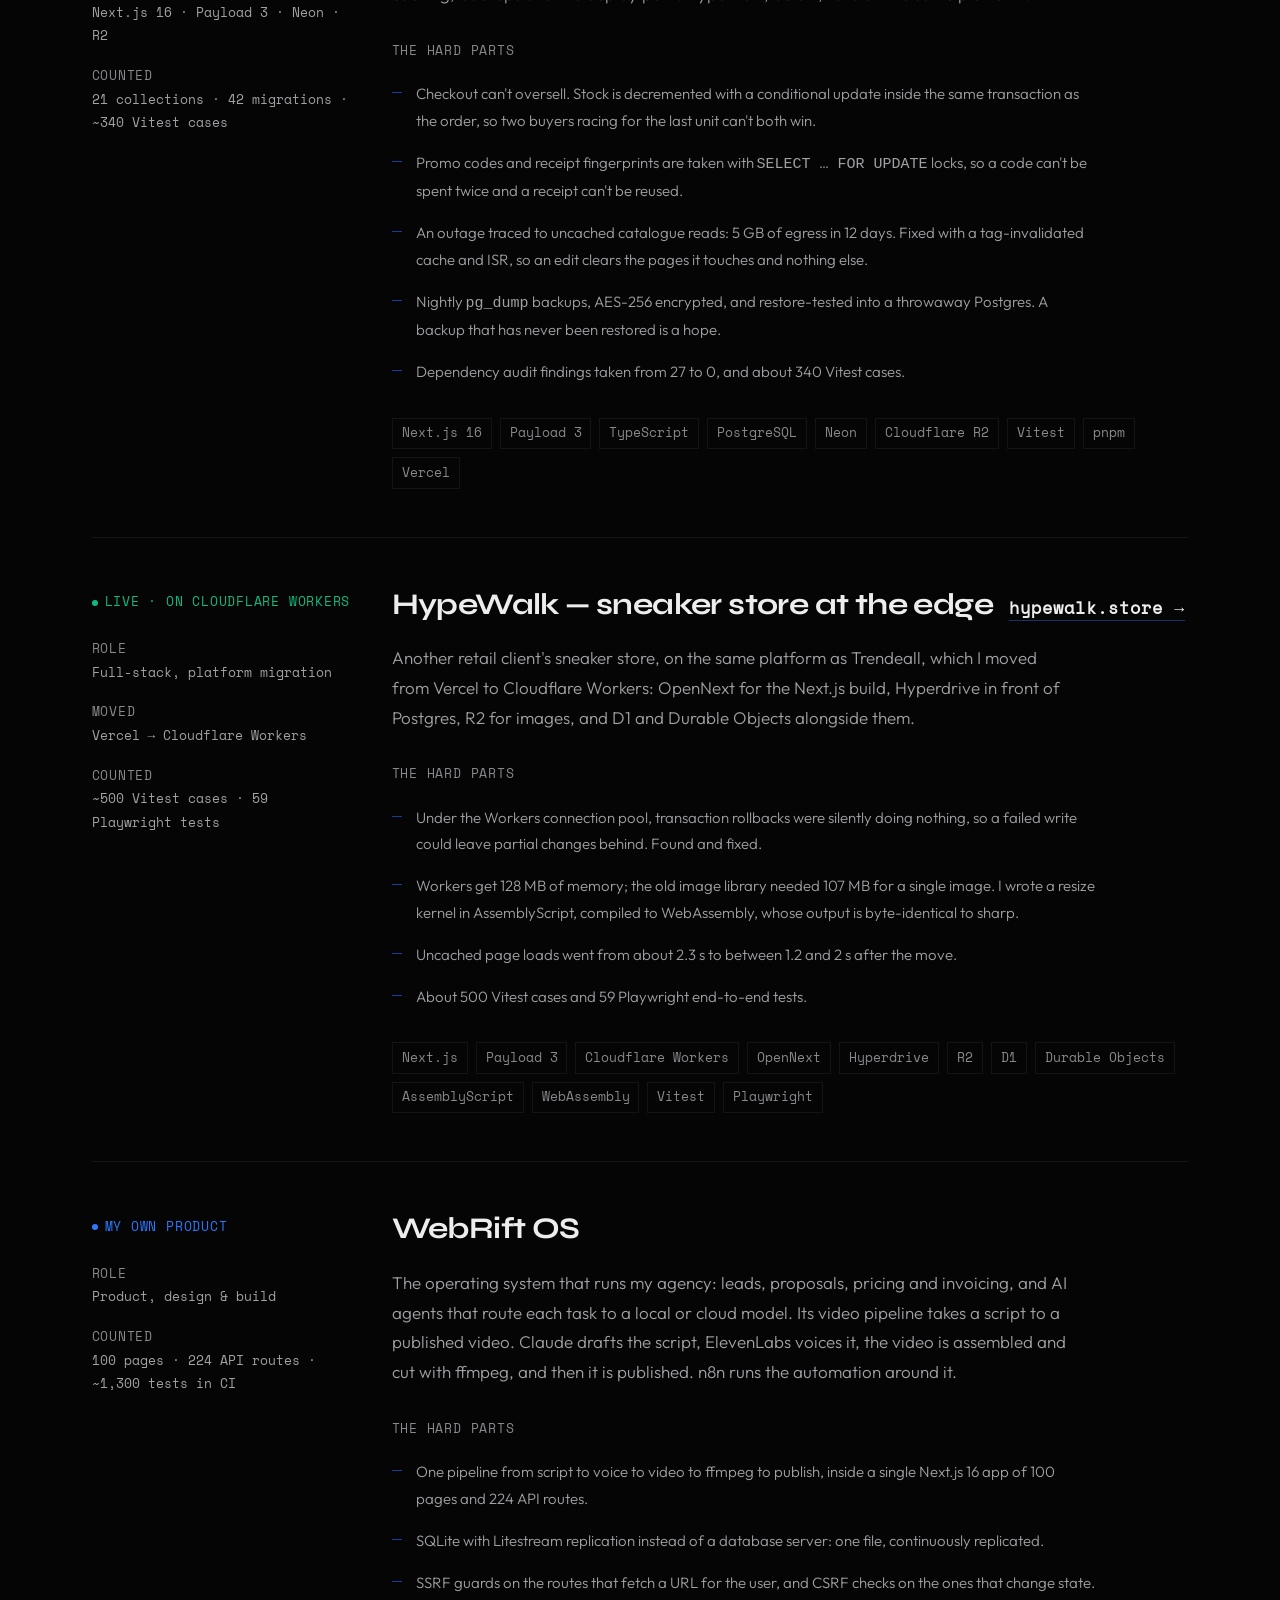
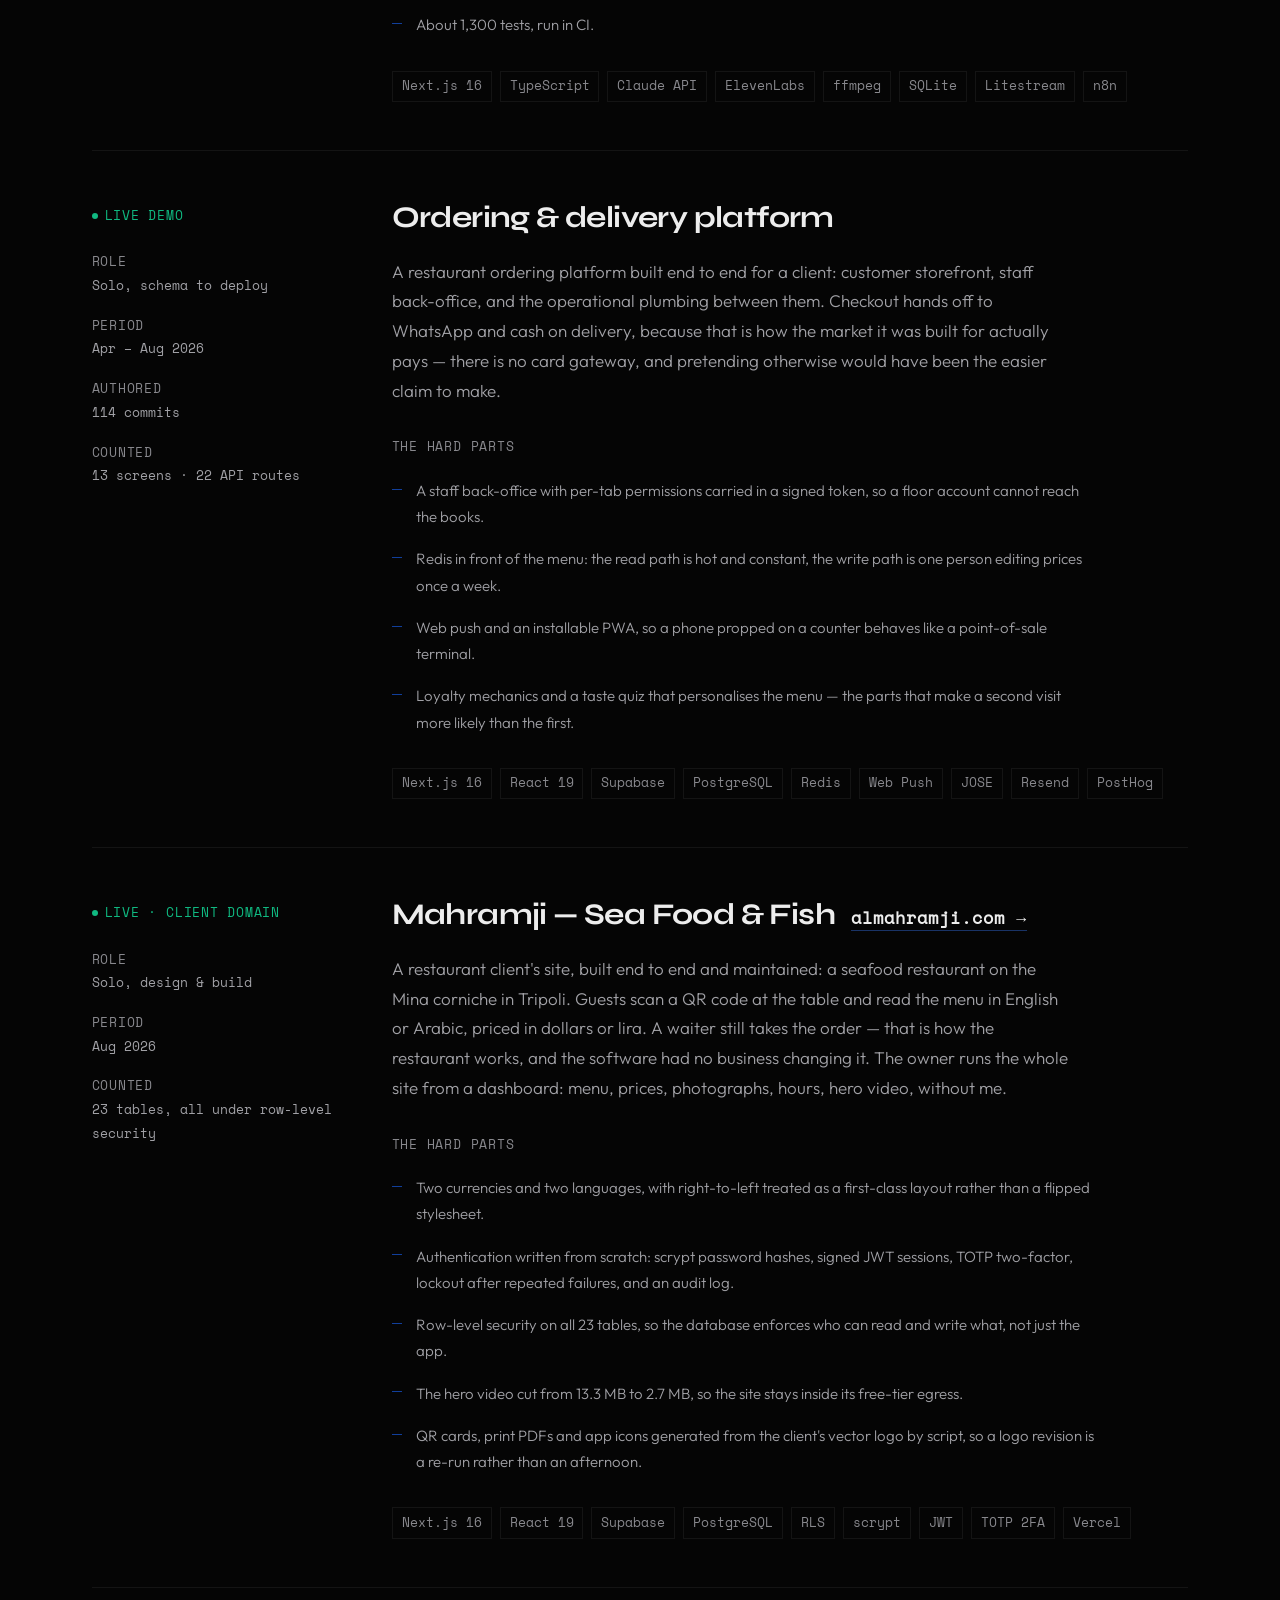
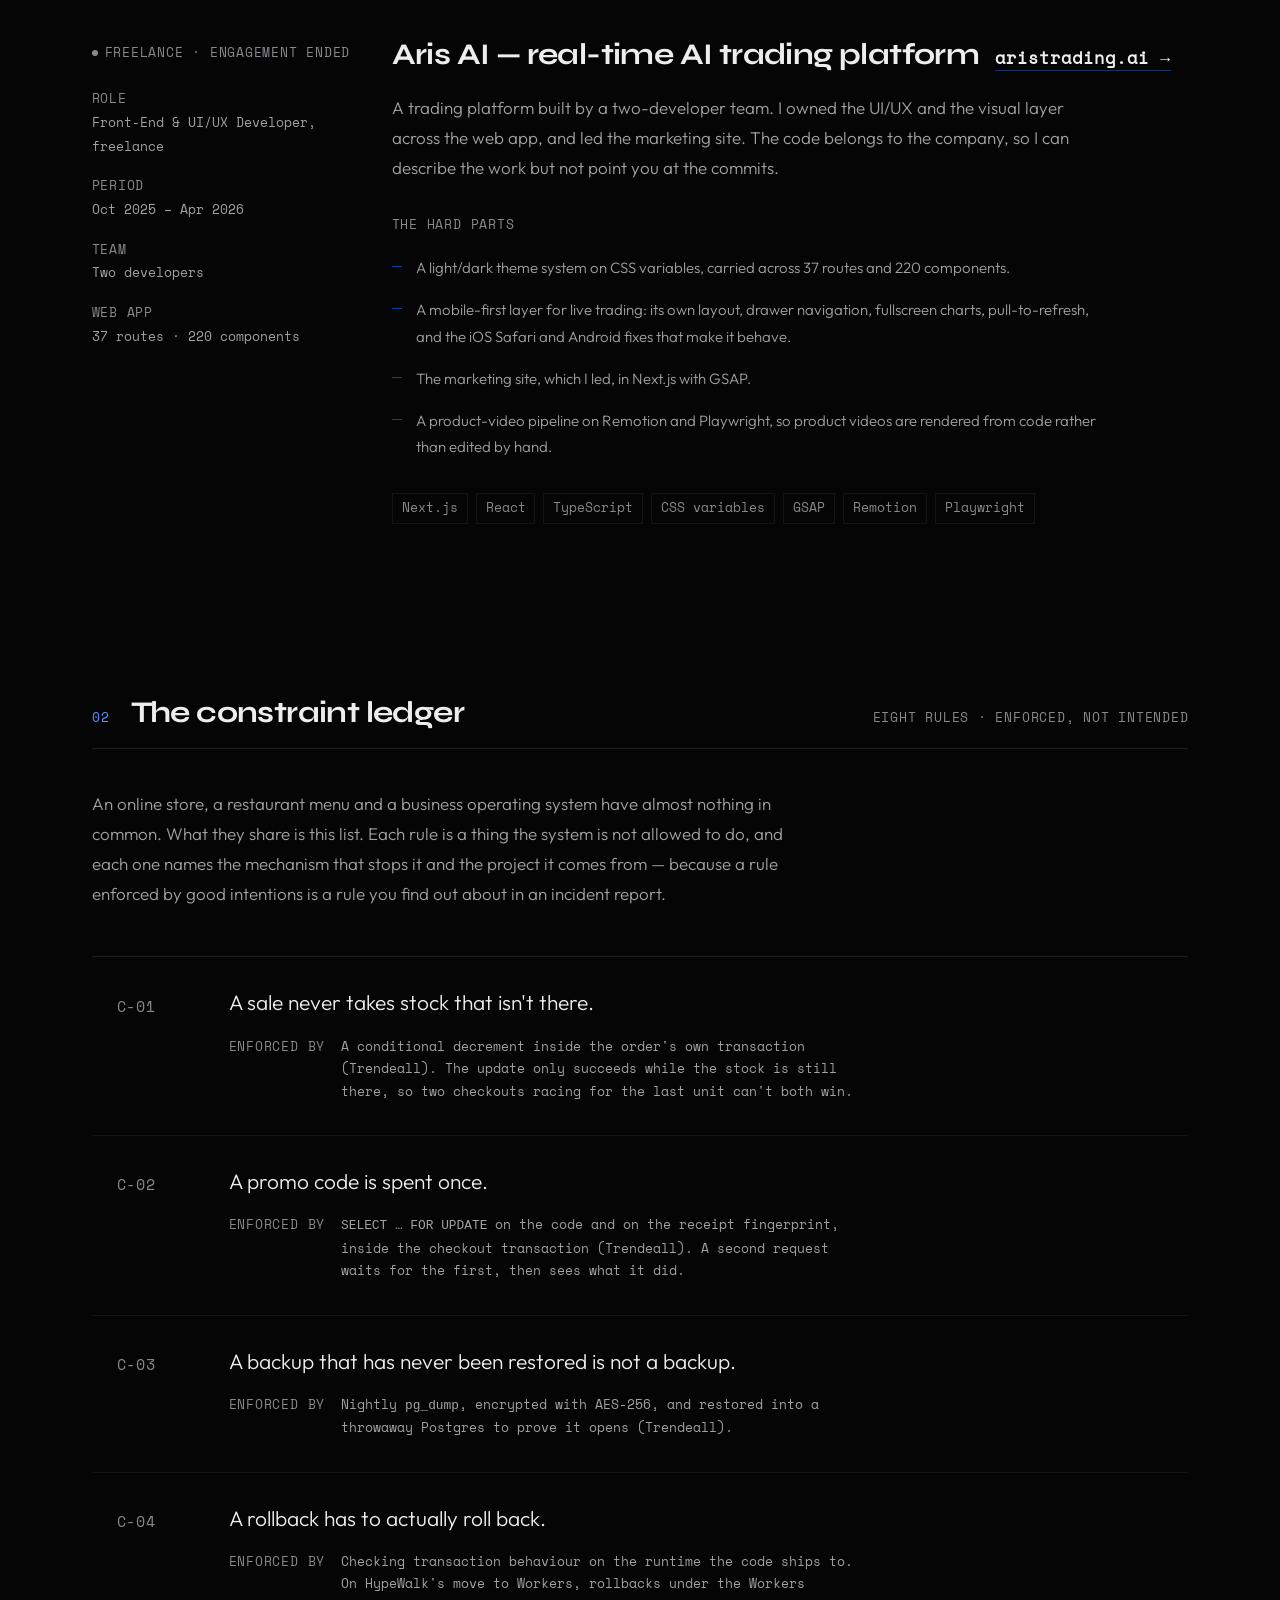
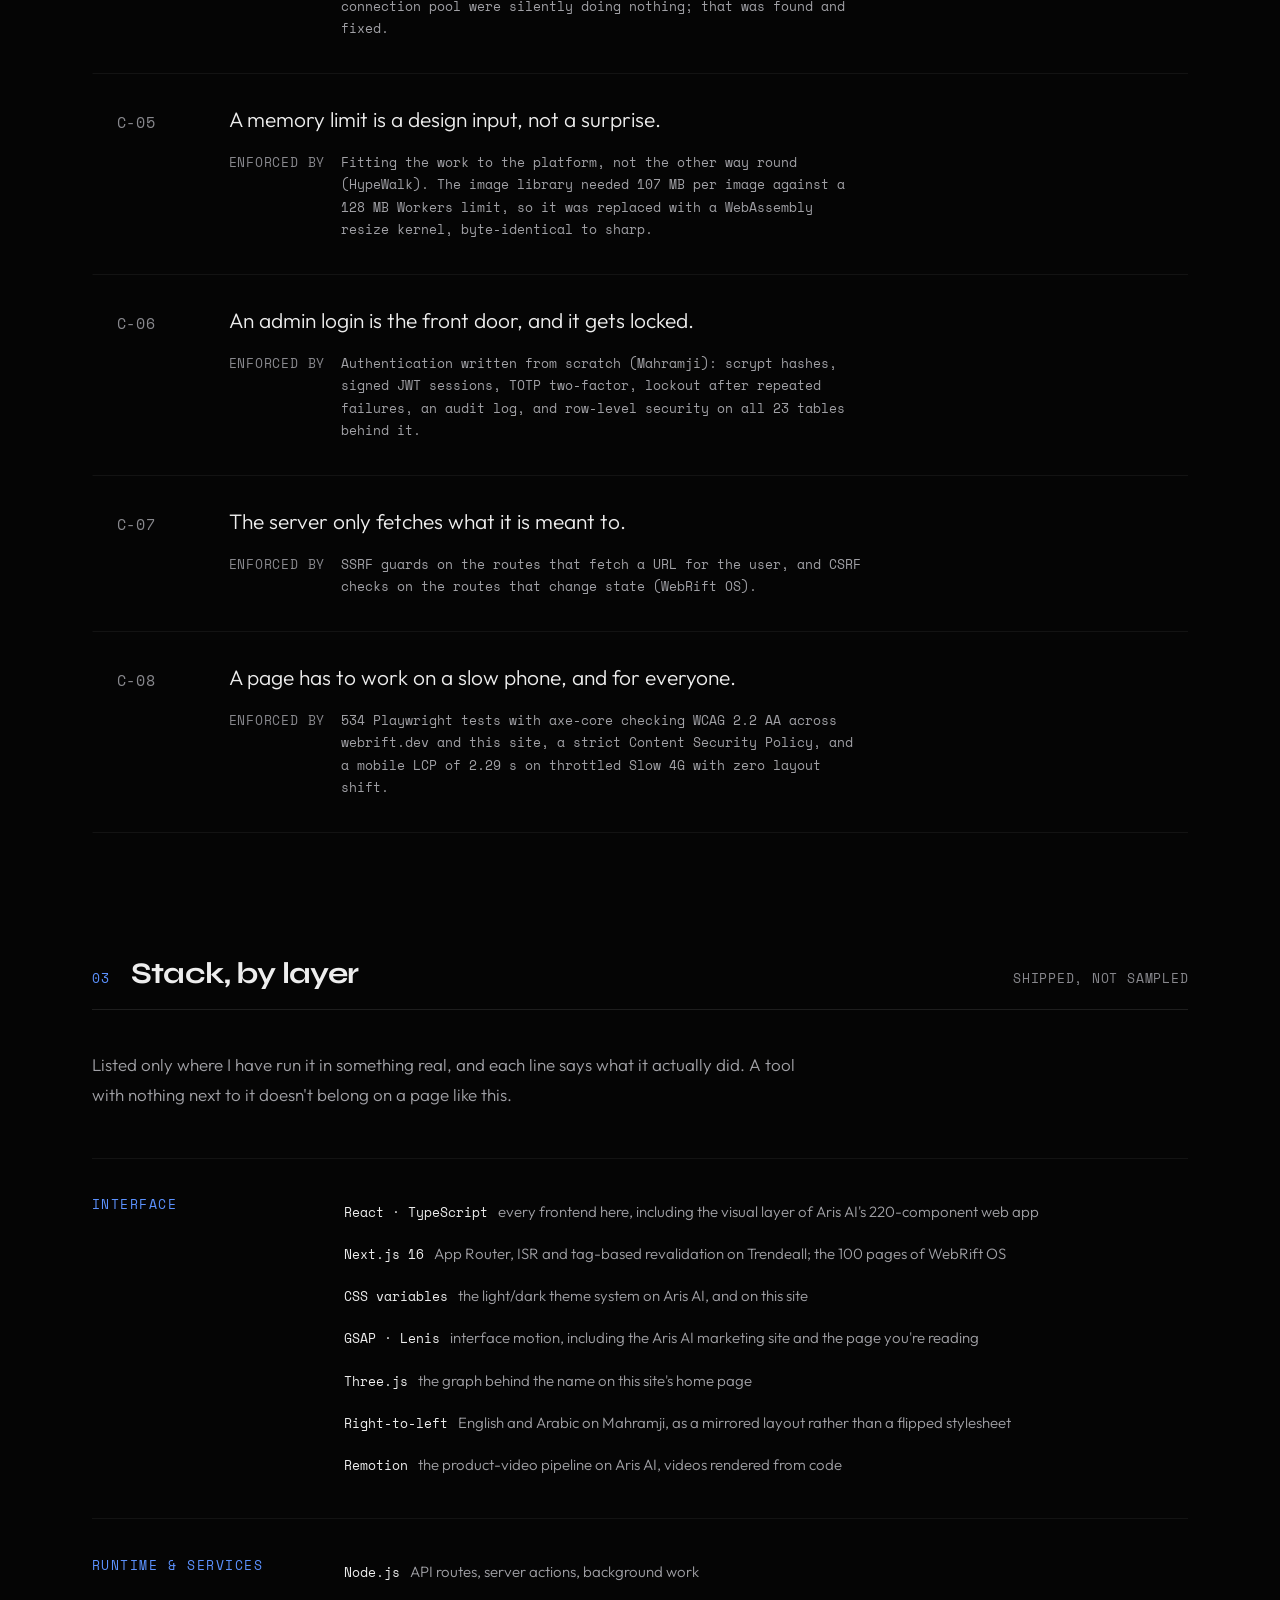
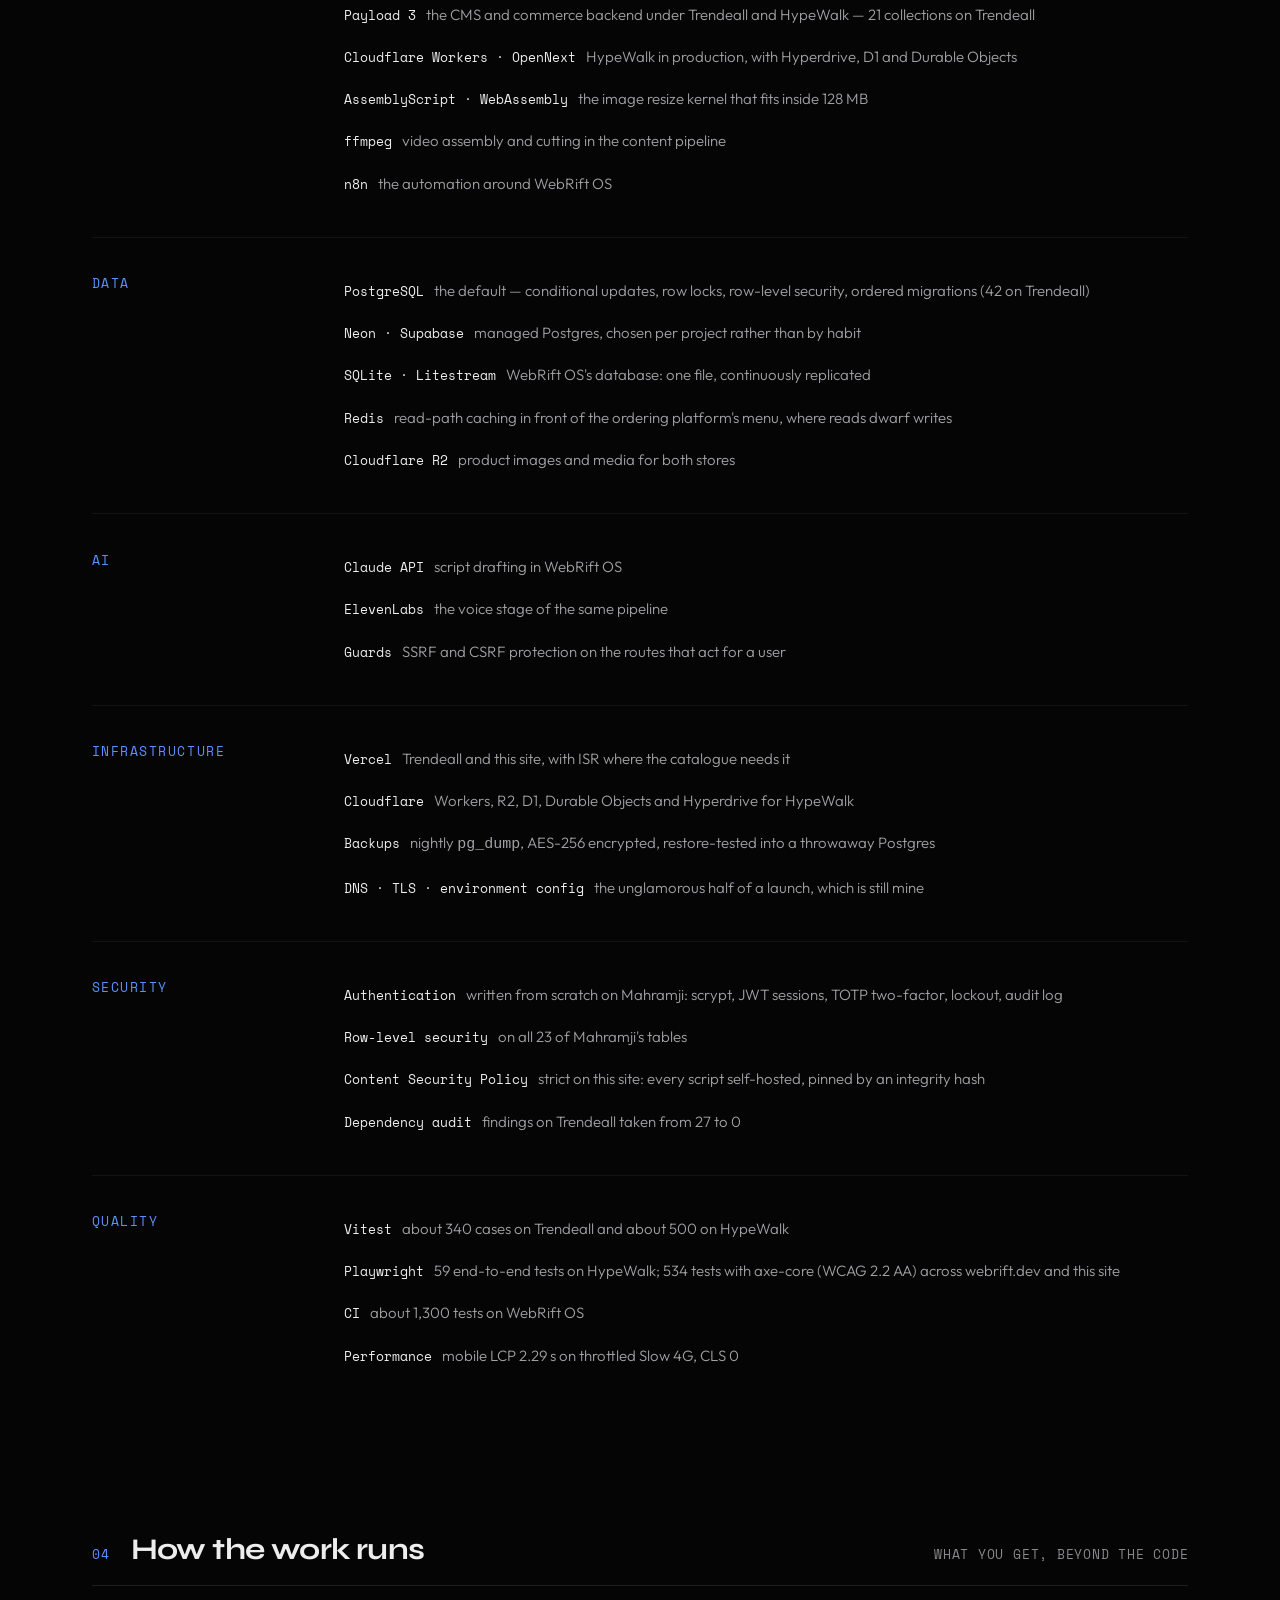
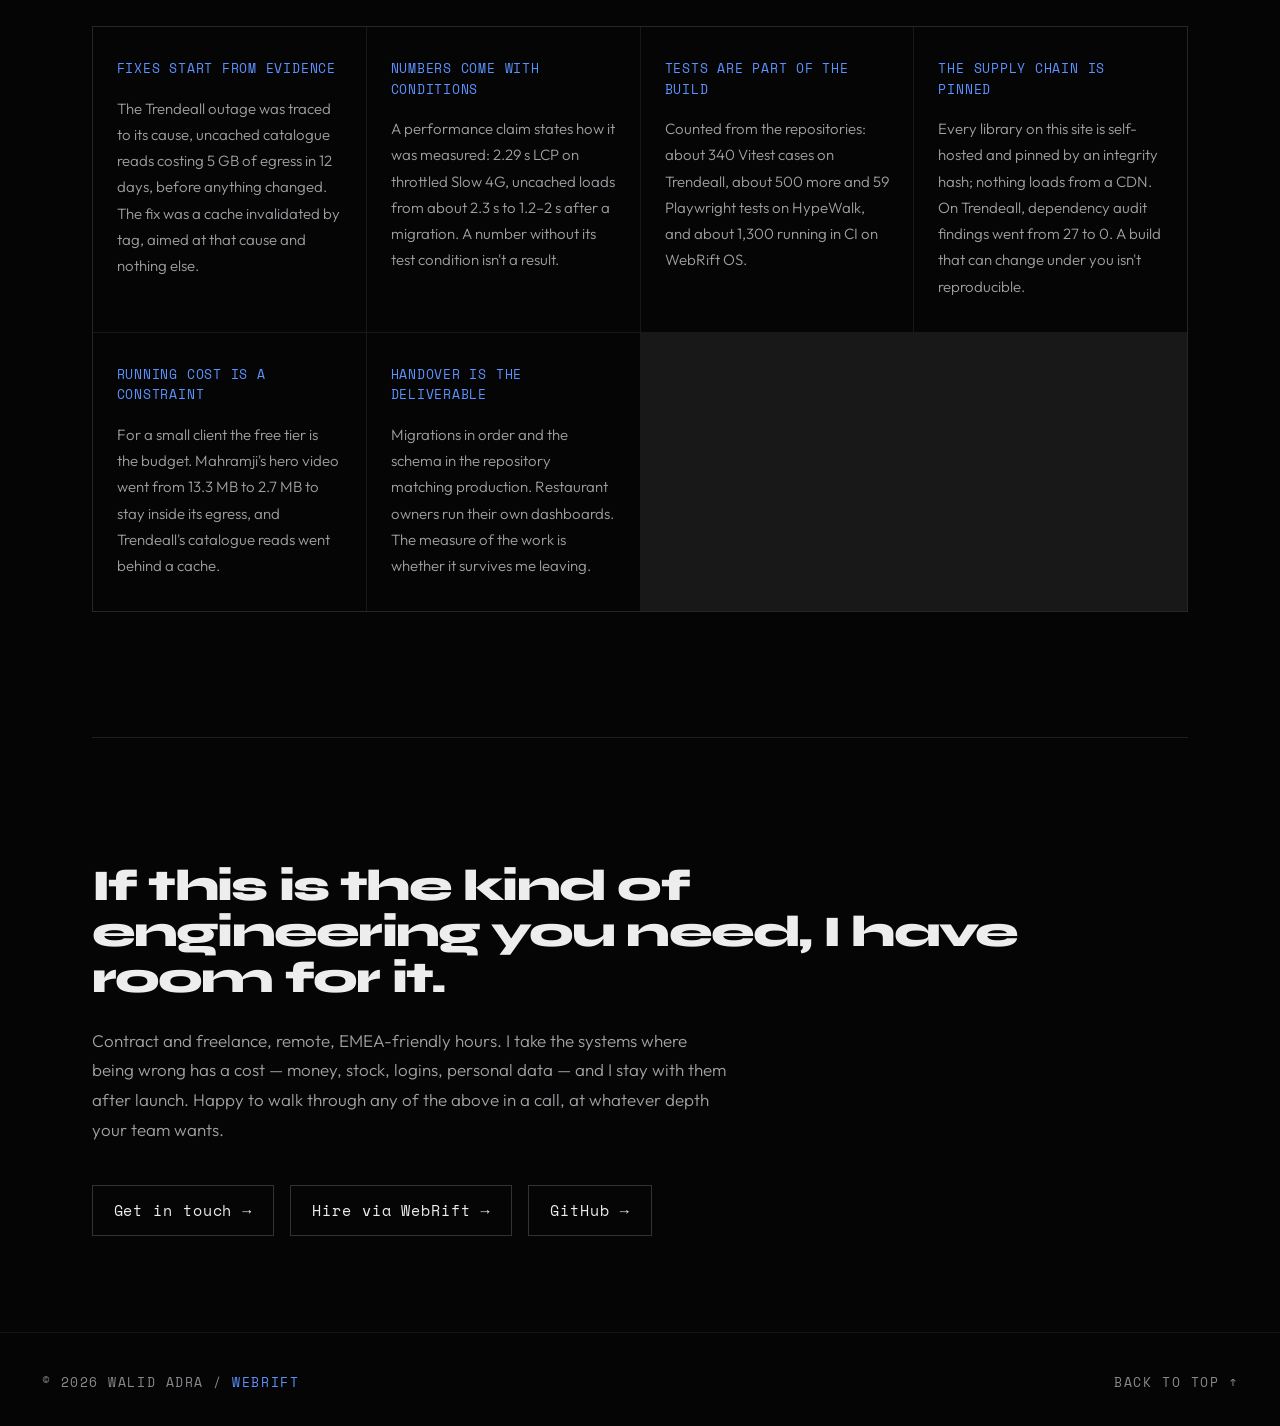
<file: engineering.html>
<!DOCTYPE html>
<html lang="en">
<head>
  <meta charset="UTF-8">
  <meta name="viewport" content="width=device-width, initial-scale=1.0">
  <script src="js/theme-init.js"></script>

  <title>Engineering Notes — Walid Adra</title>
  <meta name="description" content="How I build production systems: checkout concurrency, edge deployments, authentication from scratch and the operating system that runs my agency. Written for engineers.">
  <meta name="keywords" content="Walid Adra, full-stack software developer, Next.js, Payload CMS, PostgreSQL, Cloudflare Workers, WebAssembly, row-level security, Playwright, Claude API">
  <meta name="author" content="Walid Adra">

  <meta property="og:title" content="Engineering Notes — Walid Adra">
  <meta property="og:description" content="What I build, and what I refuse to let it do. Architecture, trade-offs and constraints from production systems.">
  <meta property="og:type" content="article">
  <meta property="og:image" content="https://www.walidadra.dev/assets/images/og-image.jpg">
  <meta property="og:url" content="https://www.walidadra.dev/engineering.html">
  <meta property="og:site_name" content="Walid Adra">

  <meta name="twitter:card" content="summary_large_image">
  <meta name="twitter:title" content="Engineering Notes — Walid Adra">
  <meta name="twitter:description" content="What I build, and what I refuse to let it do.">
  <meta name="twitter:image" content="https://www.walidadra.dev/assets/images/og-image.jpg">
  <meta property="og:image:width" content="1200">
  <meta property="og:image:height" content="630">
  <meta property="og:image:alt" content="Walid Adra — full-stack software developer.">

  <link rel="canonical" href="https://www.walidadra.dev/engineering.html">

  <link rel="icon" href="data:image/svg+xml,<svg xmlns='http://www.w3.org/2000/svg' viewBox='0 0 100 100'><text y='.9em' font-size='90'>⚡</text></svg>">

  <!-- Fonts are self-hosted (css/fonts-engineering.css); the three faces the
       first screen uses are preloaded. -->
  <link rel="preload" href="assets/fonts/syne-v24-latin.woff2" as="font" type="font/woff2" crossorigin>
  <link rel="preload" href="assets/fonts/spacemono-v17-400-latin.woff2" as="font" type="font/woff2" crossorigin>
  <link rel="preload" href="assets/fonts/outfit-v15-latin.woff2" as="font" type="font/woff2" crossorigin>
  <link rel="stylesheet" href="css/fonts-engineering.css">

  <link rel="stylesheet" href="js/vendor/lenis@1.3.26/lenis.css"
        integrity="sha384-gvLq/iOMNnPchdosgVym5huSVkKipHCQaqSw2Eg0V52Mzmlf169ZOsXcNc2cNu8x">
  <link rel="stylesheet" href="css/reset.css">
  <link rel="stylesheet" href="css/variables.css">
  <link rel="stylesheet" href="css/base.css">
  <link rel="stylesheet" href="css/layout.css">
  <link rel="stylesheet" href="css/components.css">
  <link rel="stylesheet" href="css/sections.css">
  <link rel="stylesheet" href="css/engineering.css">
  <link rel="stylesheet" href="css/animations.css">
  <link rel="stylesheet" href="css/responsive.css">
  <link rel="stylesheet" href="css/engineering-mobile.css">
  <link rel="stylesheet" href="css/scroll-decks.css">
</head>
<body>

  <a class="skip-link" href="#systems">Skip to content</a>

  <div class="page-loader" id="pageLoader">
    <span class="page-loader__text">loading</span>
  </div>

  <div class="cursor" id="cursor"></div>

  <nav class="nav is-scrolled" id="nav">
    <div class="container nav__inner">
      <a href="./" class="nav__logo" data-text="WALID ADRA">WALID ADRA</a>
      <div class="nav__links">
        <a href="./#capabilities" class="nav__link" data-cursor="expand">What I Build</a>
        <a href="./#projects" class="nav__link" data-cursor="expand">Work</a>
        <a href="engineering.html" class="nav__link" data-cursor="expand">Engineering</a>
        <a href="./#connect" class="nav__link" data-cursor="expand">Contact</a>
        <button class="theme-toggle" id="themeToggle" data-cursor="expand" aria-label="Toggle theme">
          <span id="themeIcon" data-theme-icon>☽</span>
        </button>
      </div>
      <button class="nav__toggle" id="navToggle" aria-label="Toggle menu" data-cursor="expand">
        <span></span><span></span><span></span>
      </button>
    </div>
  </nav>

  <div class="nav__mobile" id="navMobile">
    <a href="./#capabilities" class="nav__mobile-link" data-cursor="expand">What I Build</a>
    <a href="./#projects" class="nav__mobile-link" data-cursor="expand">Work</a>
    <a href="engineering.html" class="nav__mobile-link" data-cursor="expand">Engineering</a>
    <a href="./#connect" class="nav__mobile-link" data-cursor="expand">Contact</a>
    <button class="theme-toggle theme-toggle--mobile" id="themeToggleMobile" data-cursor="expand" aria-label="Toggle theme">
      <span data-theme-icon>☽</span>
    </button>
  </div>

  <main class="eng">
    <div class="eng__wrap">

      <!-- ===== SPEC HEADER ===== -->
      <header class="eng-head">
        <div class="eng-head__rule gs-reveal">
          <span>Engineering notes</span>
          <span><b>Rev.</b> 2026-11-25</span>
          <span><b>Scope</b> Production systems, 2025–2026</span>
          <span><a href="./" style="color:inherit;text-decoration:none;border-bottom:1px solid rgba(255,255,255,0.2)">← Portfolio</a></span>
        </div>

        <h1 class="eng-head__title gs-reveal">What I build, and what I refuse to let it do.</h1>

        <p class="eng-head__lede gs-reveal">
          This page shows the systems underneath the work: how they are structured, what was
          genuinely hard, and the rules I hold each of them to. Online stores, a restaurant
          menu, WebRift OS (my agency's operating system), an ordering platform and a trading platform's interface.
        </p>
        <p class="eng-head__lede gs-reveal">
          All of it comes from code I wrote and can walk you through line by line. Where a system
          isn't finished, it says so.
        </p>

        <p class="eng-head__note gs-reveal">
          <strong>Background.</strong> Self-taught, coding since 2020, with no engineering degree yet: the work here is engineering-level, and becoming a software engineer is where I'm heading. I spent three months
          of summer 2025 as a software developer intern at Telecloud Vision in Beirut, worked freelance
          on Aris AI from October 2025 to April 2026, and founded WebRift in April 2026. One restaurant client is described
          without its name; everything else is named. Figures are counted from the repositories.
        </p>

        <div class="eng-count gs-reveal">
          <div class="eng-count__cell">
            <span class="eng-count__n">6</span>
            <span class="eng-count__l">Systems written up<br>five named</span>
          </div>
          <div class="eng-count__cell">
            <span class="eng-count__n">128 MB</span>
            <span class="eng-count__l">Workers memory limit<br>the WASM kernel fits</span>
          </div>
          <div class="eng-count__cell">
            <span class="eng-count__n">27→0</span>
            <span class="eng-count__l">Dependency audit findings<br>on Trendeall</span>
          </div>
          <div class="eng-count__cell">
            <span class="eng-count__n">534</span>
            <span class="eng-count__l">Playwright + axe tests<br>WCAG 2.2 AA</span>
          </div>
        </div>
      </header>

      <!-- ===== 01 · SYSTEMS ===== -->
      <section class="eng-sec" id="systems">
        <div class="eng-sec__head gs-reveal">
          <span class="eng-sec__n">01</span>
          <h2 class="eng-sec__t">Systems</h2>
          <span class="eng-sec__sub">Six builds · one client name withheld</span>
        </div>

        <p class="eng-sec__intro gs-reveal">
          Ordered by how much of the stack I owned. Each entry states what the system does, the
          parts that were genuinely hard, and where it stands today — including the ones that
          aren't deployed.
        </p>

        <!-- 1 — Trendeall -->
        <article class="eng-sys gs-reveal" data-state="live">
          <div class="eng-sys__aside">
            <span class="eng-sys__state">Live</span>
            <dl class="eng-sys__meta">
              <dt>Role</dt><dd>Full-stack</dd>
              <dt>Platform</dt><dd>Next.js 16 · Payload 3 · Neon · R2</dd>
              <dt>Counted</dt><dd>21 collections · 42 migrations · ~340 Vitest cases</dd>
            </dl>
          </div>
          <div class="eng-sys__main">
            <h3 class="eng-sys__title">
              Trendeall — e-commerce platform
              <a href="https://trendeall.com" target="_blank" rel="noopener" style="font-family:var(--font-mono);font-size:0.55em;letter-spacing:0.06em;margin-left:0.6em;white-space:nowrap;" data-cursor="expand">trendeall.com →</a>
            </h3>
            <p class="eng-sys__body">
              A retail client's online store, built from scratch on Next.js 16 and Payload 3, with Neon Postgres for data and
              Cloudflare R2 for media. I work across all of it: schema, checkout, caching, backups
              and the deploy path. HypeWalk, below, runs on the same platform.
            </p>
            <p class="eng-sys__hard">The hard parts</p>
            <ul class="eng-sys__list">
              <li>Checkout can't oversell. Stock is decremented with a conditional update inside the same transaction as the order, so two buyers racing for the last unit can't both win.</li>
              <li>Promo codes and receipt fingerprints are taken with <code>SELECT … FOR UPDATE</code> locks, so a code can't be spent twice and a receipt can't be reused.</li>
              <li>An outage traced to uncached catalogue reads: 5 GB of egress in 12 days. Fixed with a tag-invalidated cache and ISR, so an edit clears the pages it touches and nothing else.</li>
              <li>Nightly <code>pg_dump</code> backups, AES-256 encrypted, and restore-tested into a throwaway Postgres. A backup that has never been restored is a hope.</li>
              <li>Dependency audit findings taken from 27 to 0, and about 340 Vitest cases.</li>
            </ul>
            <ul class="eng-sys__stack">
              <li>Next.js 16</li><li>Payload 3</li><li>TypeScript</li><li>PostgreSQL</li><li>Neon</li>
              <li>Cloudflare R2</li><li>Vitest</li><li>pnpm</li><li>Vercel</li>
            </ul>
          </div>
        </article>

        <!-- 2 — HypeWalk -->
        <article class="eng-sys gs-reveal" data-state="live">
          <div class="eng-sys__aside">
            <span class="eng-sys__state">Live · on Cloudflare Workers</span>
            <dl class="eng-sys__meta">
              <dt>Role</dt><dd>Full-stack, platform migration</dd>
              <dt>Moved</dt><dd>Vercel → Cloudflare Workers</dd>
              <dt>Counted</dt><dd>~500 Vitest cases · 59 Playwright tests</dd>
            </dl>
          </div>
          <div class="eng-sys__main">
            <h3 class="eng-sys__title">
              HypeWalk — sneaker store at the edge
              <a href="https://hypewalk.store" target="_blank" rel="noopener" style="font-family:var(--font-mono);font-size:0.55em;letter-spacing:0.06em;margin-left:0.6em;white-space:nowrap;" data-cursor="expand">hypewalk.store →</a>
            </h3>
            <p class="eng-sys__body">
              Another retail client's sneaker store, on the same platform as Trendeall, which I moved from Vercel to
              Cloudflare Workers: OpenNext for the Next.js build, Hyperdrive in front of Postgres,
              R2 for images, and D1 and Durable Objects alongside them.
            </p>
            <p class="eng-sys__hard">The hard parts</p>
            <ul class="eng-sys__list">
              <li>Under the Workers connection pool, transaction rollbacks were silently doing nothing, so a failed write could leave partial changes behind. Found and fixed.</li>
              <li>Workers get 128 MB of memory; the old image library needed 107 MB for a single image. I wrote a resize kernel in AssemblyScript, compiled to WebAssembly, whose output is byte-identical to sharp.</li>
              <li>Uncached page loads went from about 2.3 s to between 1.2 and 2 s after the move.</li>
              <li>About 500 Vitest cases and 59 Playwright end-to-end tests.</li>
            </ul>
            <ul class="eng-sys__stack">
              <li>Next.js</li><li>Payload 3</li><li>Cloudflare Workers</li><li>OpenNext</li><li>Hyperdrive</li>
              <li>R2</li><li>D1</li><li>Durable Objects</li><li>AssemblyScript</li><li>WebAssembly</li>
              <li>Vitest</li><li>Playwright</li>
            </ul>
          </div>
        </article>

        <!-- 3 — WebRift OS -->
        <article class="eng-sys gs-reveal" data-state="build">
          <div class="eng-sys__aside">
            <span class="eng-sys__state">My own product</span>
            <dl class="eng-sys__meta">
              <dt>Role</dt><dd>Product, design &amp; build</dd>
              <dt>Counted</dt><dd>100 pages · 224 API routes · ~1,300 tests in CI</dd>
            </dl>
          </div>
          <div class="eng-sys__main">
            <h3 class="eng-sys__title">WebRift OS</h3>
            <p class="eng-sys__body">
              The operating system that runs my agency: leads, proposals, pricing and invoicing,
              and AI agents that route each task to a local or cloud model. Its video pipeline takes
              a script to a published video. Claude drafts the script,
              ElevenLabs voices it, the video is assembled and cut with ffmpeg, and then it is
              published. n8n runs the automation around it.
            </p>
            <p class="eng-sys__hard">The hard parts</p>
            <ul class="eng-sys__list">
              <li>One pipeline from script to voice to video to ffmpeg to publish, inside a single Next.js 16 app of 100 pages and 224 API routes.</li>
              <li>SQLite with Litestream replication instead of a database server: one file, continuously replicated.</li>
              <li>SSRF guards on the routes that fetch a URL for the user, and CSRF checks on the ones that change state.</li>
              <li>About 1,300 tests, run in CI.</li>
            </ul>
            <ul class="eng-sys__stack">
              <li>Next.js 16</li><li>TypeScript</li><li>Claude API</li><li>ElevenLabs</li><li>ffmpeg</li>
              <li>SQLite</li><li>Litestream</li><li>n8n</li>
            </ul>
          </div>
        </article>

        <!-- 4 — Ordering & delivery platform -->
        <article class="eng-sys gs-reveal" data-state="live">
          <div class="eng-sys__aside">
            <span class="eng-sys__state">Live demo</span>
            <dl class="eng-sys__meta">
              <dt>Role</dt><dd>Solo, schema to deploy</dd>
              <dt>Period</dt><dd>Apr – Aug 2026</dd>
              <dt>Authored</dt><dd>114 commits</dd>
              <dt>Counted</dt><dd>13 screens · 22 API routes</dd>
            </dl>
          </div>
          <div class="eng-sys__main">
            <h3 class="eng-sys__title">
              Ordering &amp; delivery platform
            </h3>
            <p class="eng-sys__body">
              A restaurant ordering platform built end to end for a client: customer storefront,
              staff back-office, and the operational plumbing between them. Checkout hands off to
              WhatsApp and cash on delivery, because that is how the market it was built for
              actually pays — there is no card gateway, and pretending otherwise would have been
              the easier claim to make.
            </p>
            <p class="eng-sys__hard">The hard parts</p>
            <ul class="eng-sys__list">
              <li>A staff back-office with per-tab permissions carried in a signed token, so a floor account cannot reach the books.</li>
              <li>Redis in front of the menu: the read path is hot and constant, the write path is one person editing prices once a week.</li>
              <li>Web push and an installable PWA, so a phone propped on a counter behaves like a point-of-sale terminal.</li>
              <li>Loyalty mechanics and a taste quiz that personalises the menu — the parts that make a second visit more likely than the first.</li>
            </ul>
            <ul class="eng-sys__stack">
              <li>Next.js 16</li><li>React 19</li><li>Supabase</li><li>PostgreSQL</li><li>Redis</li>
              <li>Web Push</li><li>JOSE</li><li>Resend</li><li>PostHog</li>
            </ul>
          </div>
        </article>

        <!-- 5 — Mahramji -->
        <article class="eng-sys gs-reveal" data-state="live">
          <div class="eng-sys__aside">
            <span class="eng-sys__state">Live · client domain</span>
            <dl class="eng-sys__meta">
              <dt>Role</dt><dd>Solo, design &amp; build</dd>
              <dt>Period</dt><dd>Aug 2026</dd>
              <dt>Counted</dt><dd>23 tables, all under row-level security</dd>
            </dl>
          </div>
          <div class="eng-sys__main">
            <h3 class="eng-sys__title">
              Mahramji — Sea Food &amp; Fish
              <a href="https://almahramji.com" target="_blank" rel="noopener" style="font-family:var(--font-mono);font-size:0.55em;letter-spacing:0.06em;margin-left:0.6em;white-space:nowrap;" data-cursor="expand">almahramji.com →</a>
            </h3>
            <p class="eng-sys__body">
              A restaurant client's site, built end to end and maintained: a seafood restaurant on the Mina corniche in Tripoli. Guests scan a QR code at the
              table and read the menu in English or Arabic, priced in dollars or lira. A waiter
              still takes the order — that is how the restaurant works, and the software had no
              business changing it. The owner runs the whole site from a dashboard: menu, prices,
              photographs, hours, hero video, without me.
            </p>
            <p class="eng-sys__hard">The hard parts</p>
            <ul class="eng-sys__list">
              <li>Two currencies and two languages, with right-to-left treated as a first-class layout rather than a flipped stylesheet.</li>
              <li>Authentication written from scratch: scrypt password hashes, signed JWT sessions, TOTP two-factor, lockout after repeated failures, and an audit log.</li>
              <li>Row-level security on all 23 tables, so the database enforces who can read and write what, not just the app.</li>
              <li>The hero video cut from 13.3 MB to 2.7 MB, so the site stays inside its free-tier egress.</li>
              <li>QR cards, print PDFs and app icons generated from the client's vector logo by script, so a logo revision is a re-run rather than an afternoon.</li>
            </ul>
            <ul class="eng-sys__stack">
              <li>Next.js 16</li><li>React 19</li><li>Supabase</li><li>PostgreSQL</li><li>RLS</li>
              <li>scrypt</li><li>JWT</li><li>TOTP 2FA</li><li>Vercel</li>
            </ul>
          </div>
        </article>

        <!-- 6 — Aris AI -->
        <article class="eng-sys gs-reveal" data-state="closed">
          <div class="eng-sys__aside">
            <span class="eng-sys__state">Freelance · engagement ended</span>
            <dl class="eng-sys__meta">
              <dt>Role</dt><dd>Front-End &amp; UI/UX Developer, freelance</dd>
              <dt>Period</dt><dd>Oct 2025 – Apr 2026</dd>
              <dt>Team</dt><dd>Two developers</dd>
              <dt>Web app</dt><dd>37 routes · 220 components</dd>
            </dl>
          </div>
          <div class="eng-sys__main">
            <h3 class="eng-sys__title">
              Aris AI — real-time AI trading platform
              <a href="https://aristrading.ai" target="_blank" rel="noopener" style="font-family:var(--font-mono);font-size:0.55em;letter-spacing:0.06em;margin-left:0.6em;white-space:nowrap;" data-cursor="expand">aristrading.ai →</a>
            </h3>
            <p class="eng-sys__body">
              A trading platform built by a two-developer team. I owned the UI/UX and the visual
              layer across the web app, and led the marketing site. The code belongs to the company,
              so I can describe the work but not point you at the commits.
            </p>
            <p class="eng-sys__hard">The hard parts</p>
            <ul class="eng-sys__list">
              <li>A light/dark theme system on CSS variables, carried across 37 routes and 220 components.</li>
              <li>A mobile-first layer for live trading: its own layout, drawer navigation, fullscreen charts, pull-to-refresh, and the iOS Safari and Android fixes that make it behave.</li>
              <li>The marketing site, which I led, in Next.js with GSAP.</li>
              <li>A product-video pipeline on Remotion and Playwright, so product videos are rendered from code rather than edited by hand.</li>
            </ul>
            <ul class="eng-sys__stack">
              <li>Next.js</li><li>React</li><li>TypeScript</li><li>CSS variables</li><li>GSAP</li><li>Remotion</li><li>Playwright</li>
            </ul>
          </div>
        </article>
      </section>

      <!-- ===== 02 · CONSTRAINT LEDGER ===== -->
      <section class="eng-sec" id="constraints">
        <div class="eng-sec__head gs-reveal">
          <span class="eng-sec__n">02</span>
          <h2 class="eng-sec__t">The constraint ledger</h2>
          <span class="eng-sec__sub">Eight rules · enforced, not intended</span>
        </div>

        <p class="eng-sec__intro gs-reveal">
          An online store, a restaurant menu and a business operating system have almost nothing in common.
          What they share is this list. Each rule is a thing the system is not allowed to do, and
          each one names the mechanism that stops it and the project it comes from — because a
          rule enforced by good intentions is a rule you find out about in an incident report.
        </p>

        <div class="eng-ledger">

          <div class="eng-clause gs-reveal" tabindex="0">
            <span class="eng-clause__id">C-01</span>
            <div>
              <p class="eng-clause__rule">A sale never takes stock that isn't there.</p>
              <p class="eng-clause__how"><span>Enforced by</span><span>A conditional decrement inside the order's own transaction (Trendeall). The update only succeeds while the stock is still there, so two checkouts racing for the last unit can't both win.</span></p>
            </div>
          </div>

          <div class="eng-clause gs-reveal" tabindex="0">
            <span class="eng-clause__id">C-02</span>
            <div>
              <p class="eng-clause__rule">A promo code is spent once.</p>
              <p class="eng-clause__how"><span>Enforced by</span><span><code>SELECT … FOR UPDATE</code> on the code and on the receipt fingerprint, inside the checkout transaction (Trendeall). A second request waits for the first, then sees what it did.</span></p>
            </div>
          </div>

          <div class="eng-clause gs-reveal" tabindex="0">
            <span class="eng-clause__id">C-03</span>
            <div>
              <p class="eng-clause__rule">A backup that has never been restored is not a backup.</p>
              <p class="eng-clause__how"><span>Enforced by</span><span>Nightly <code>pg_dump</code>, encrypted with AES-256, and restored into a throwaway Postgres to prove it opens (Trendeall).</span></p>
            </div>
          </div>

          <div class="eng-clause gs-reveal" tabindex="0">
            <span class="eng-clause__id">C-04</span>
            <div>
              <p class="eng-clause__rule">A rollback has to actually roll back.</p>
              <p class="eng-clause__how"><span>Enforced by</span><span>Checking transaction behaviour on the runtime the code ships to. On HypeWalk's move to Workers, rollbacks under the Workers connection pool were silently doing nothing; that was found and fixed.</span></p>
            </div>
          </div>

          <div class="eng-clause gs-reveal" tabindex="0">
            <span class="eng-clause__id">C-05</span>
            <div>
              <p class="eng-clause__rule">A memory limit is a design input, not a surprise.</p>
              <p class="eng-clause__how"><span>Enforced by</span><span>Fitting the work to the platform, not the other way round (HypeWalk). The image library needed 107 MB per image against a 128 MB Workers limit, so it was replaced with a WebAssembly resize kernel, byte-identical to sharp.</span></p>
            </div>
          </div>

          <div class="eng-clause gs-reveal" tabindex="0">
            <span class="eng-clause__id">C-06</span>
            <div>
              <p class="eng-clause__rule">An admin login is the front door, and it gets locked.</p>
              <p class="eng-clause__how"><span>Enforced by</span><span>Authentication written from scratch (Mahramji): scrypt hashes, signed JWT sessions, TOTP two-factor, lockout after repeated failures, an audit log, and row-level security on all 23 tables behind it.</span></p>
            </div>
          </div>

          <div class="eng-clause gs-reveal" tabindex="0">
            <span class="eng-clause__id">C-07</span>
            <div>
              <p class="eng-clause__rule">The server only fetches what it is meant to.</p>
              <p class="eng-clause__how"><span>Enforced by</span><span>SSRF guards on the routes that fetch a URL for the user, and CSRF checks on the routes that change state (WebRift OS).</span></p>
            </div>
          </div>

          <div class="eng-clause gs-reveal" tabindex="0">
            <span class="eng-clause__id">C-08</span>
            <div>
              <p class="eng-clause__rule">A page has to work on a slow phone, and for everyone.</p>
              <p class="eng-clause__how"><span>Enforced by</span><span>534 Playwright tests with axe-core checking WCAG 2.2 AA across webrift.dev and this site, a strict Content Security Policy, and a mobile LCP of 2.29 s on throttled Slow 4G with zero layout shift.</span></p>
            </div>
          </div>

        </div>
      </section>

      <!-- ===== 03 · STACK ===== -->
      <section class="eng-sec" id="stack">
        <div class="eng-sec__head gs-reveal">
          <span class="eng-sec__n">03</span>
          <h2 class="eng-sec__t">Stack, by layer</h2>
          <span class="eng-sec__sub">Shipped, not sampled</span>
        </div>

        <p class="eng-sec__intro gs-reveal">
          Listed only where I have run it in something real, and each line says what it actually
          did. A tool with nothing next to it doesn't belong on a page like this.
        </p>

        <div class="eng-layer gs-reveal">
          <div class="eng-layer__name">Interface</div>
          <ul class="eng-layer__items">
            <li><b>React · TypeScript</b> every frontend here, including the visual layer of Aris AI's 220-component web app</li>
            <li><b>Next.js 16</b> App Router, ISR and tag-based revalidation on Trendeall; the 100 pages of WebRift OS</li>
            <li><b>CSS variables</b> the light/dark theme system on Aris AI, and on this site</li>
            <li><b>GSAP · Lenis</b> interface motion, including the Aris AI marketing site and the page you're reading</li>
            <li><b>Three.js</b> the graph behind the name on this site's home page</li>
            <li><b>Right-to-left</b> English and Arabic on Mahramji, as a mirrored layout rather than a flipped stylesheet</li>
            <li><b>Remotion</b> the product-video pipeline on Aris AI, videos rendered from code</li>
          </ul>
        </div>

        <div class="eng-layer gs-reveal">
          <div class="eng-layer__name">Runtime &amp; services</div>
          <ul class="eng-layer__items">
            <li><b>Node.js</b> API routes, server actions, background work</li>
            <li><b>Payload 3</b> the CMS and commerce backend under Trendeall and HypeWalk — 21 collections on Trendeall</li>
            <li><b>Cloudflare Workers · OpenNext</b> HypeWalk in production, with Hyperdrive, D1 and Durable Objects</li>
            <li><b>AssemblyScript · WebAssembly</b> the image resize kernel that fits inside 128 MB</li>
            <li><b>ffmpeg</b> video assembly and cutting in the content pipeline</li>
            <li><b>n8n</b> the automation around WebRift OS</li>
          </ul>
        </div>

        <div class="eng-layer gs-reveal">
          <div class="eng-layer__name">Data</div>
          <ul class="eng-layer__items">
            <li><b>PostgreSQL</b> the default — conditional updates, row locks, row-level security, ordered migrations (42 on Trendeall)</li>
            <li><b>Neon · Supabase</b> managed Postgres, chosen per project rather than by habit</li>
            <li><b>SQLite · Litestream</b> WebRift OS's database: one file, continuously replicated</li>
            <li><b>Redis</b> read-path caching in front of the ordering platform's menu, where reads dwarf writes</li>
            <li><b>Cloudflare R2</b> product images and media for both stores</li>
          </ul>
        </div>

        <div class="eng-layer gs-reveal">
          <div class="eng-layer__name">AI</div>
          <ul class="eng-layer__items">
            <li><b>Claude API</b> script drafting in WebRift OS</li>
            <li><b>ElevenLabs</b> the voice stage of the same pipeline</li>
            <li><b>Guards</b> SSRF and CSRF protection on the routes that act for a user</li>
          </ul>
        </div>

        <div class="eng-layer gs-reveal">
          <div class="eng-layer__name">Infrastructure</div>
          <ul class="eng-layer__items">
            <li><b>Vercel</b> Trendeall and this site, with ISR where the catalogue needs it</li>
            <li><b>Cloudflare</b> Workers, R2, D1, Durable Objects and Hyperdrive for HypeWalk</li>
            <li><b>Backups</b> nightly <code>pg_dump</code>, AES-256 encrypted, restore-tested into a throwaway Postgres</li>
            <li><b>DNS · TLS · environment config</b> the unglamorous half of a launch, which is still mine</li>
          </ul>
        </div>

        <div class="eng-layer gs-reveal">
          <div class="eng-layer__name">Security</div>
          <ul class="eng-layer__items">
            <li><b>Authentication</b> written from scratch on Mahramji: scrypt, JWT sessions, TOTP two-factor, lockout, audit log</li>
            <li><b>Row-level security</b> on all 23 of Mahramji's tables</li>
            <li><b>Content Security Policy</b> strict on this site: every script self-hosted, pinned by an integrity hash</li>
            <li><b>Dependency audit</b> findings on Trendeall taken from 27 to 0</li>
          </ul>
        </div>

        <div class="eng-layer gs-reveal">
          <div class="eng-layer__name">Quality</div>
          <ul class="eng-layer__items">
            <li><b>Vitest</b> about 340 cases on Trendeall and about 500 on HypeWalk</li>
            <li><b>Playwright</b> 59 end-to-end tests on HypeWalk; 534 tests with axe-core (WCAG 2.2 AA) across webrift.dev and this site</li>
            <li><b>CI</b> about 1,300 tests on WebRift OS</li>
            <li><b>Performance</b> mobile LCP 2.29 s on throttled Slow 4G, CLS 0</li>
          </ul>
        </div>
      </section>

      <!-- ===== 04 · PRACTICE ===== -->
      <section class="eng-sec" id="practice">
        <div class="eng-sec__head gs-reveal">
          <span class="eng-sec__n">04</span>
          <h2 class="eng-sec__t">How the work runs</h2>
          <span class="eng-sec__sub">What you get, beyond the code</span>
        </div>

        <div class="eng-prac gs-reveal">
          <div class="eng-prac__cell">
            <p class="eng-prac__t">Fixes start from evidence</p>
            <p class="eng-prac__b">The Trendeall outage was traced to its cause, uncached catalogue reads costing 5 GB of egress in 12 days, before anything changed. The fix was a cache invalidated by tag, aimed at that cause and nothing else.</p>
          </div>
          <div class="eng-prac__cell">
            <p class="eng-prac__t">Numbers come with conditions</p>
            <p class="eng-prac__b">A performance claim states how it was measured: 2.29 s LCP on throttled Slow 4G, uncached loads from about 2.3 s to 1.2–2 s after a migration. A number without its test condition isn't a result.</p>
          </div>
          <div class="eng-prac__cell">
            <p class="eng-prac__t">Tests are part of the build</p>
            <p class="eng-prac__b">Counted from the repositories: about 340 Vitest cases on Trendeall, about 500 more and 59 Playwright tests on HypeWalk, and about 1,300 running in CI on WebRift OS.</p>
          </div>
          <div class="eng-prac__cell">
            <p class="eng-prac__t">The supply chain is pinned</p>
            <p class="eng-prac__b">Every library on this site is self-hosted and pinned by an integrity hash; nothing loads from a CDN. On Trendeall, dependency audit findings went from 27 to 0. A build that can change under you isn't reproducible.</p>
          </div>
          <div class="eng-prac__cell">
            <p class="eng-prac__t">Running cost is a constraint</p>
            <p class="eng-prac__b">For a small client the free tier is the budget. Mahramji's hero video went from 13.3 MB to 2.7 MB to stay inside its egress, and Trendeall's catalogue reads went behind a cache.</p>
          </div>
          <div class="eng-prac__cell">
            <p class="eng-prac__t">Handover is the deliverable</p>
            <p class="eng-prac__b">Migrations in order and the schema in the repository matching production. Restaurant owners run their own dashboards. The measure of the work is whether it survives me leaving.</p>
          </div>
        </div>
      </section>

      <!-- ===== CLOSING ===== -->
      <section class="eng-end" id="hire">
        <h2 class="eng-end__t gs-reveal">If this is the kind of engineering you need, I have room for it.</h2>
        <p class="eng-end__b gs-reveal">
          Contract and freelance, remote, EMEA-friendly hours. I take the systems where being wrong
          has a cost — money, stock, logins, personal data — and I stay with them after launch.
          Happy to walk through any of the above in a call, at whatever depth your team wants.
        </p>
        <div class="eng-end__acts gs-reveal">
          <a href="./#connect" data-cursor="expand">Get in touch →</a>
          <a href="https://webrift.dev" target="_blank" rel="noopener" data-cursor="expand">Hire via WebRift →</a>
          <a href="https://github.com/Walidd22" target="_blank" rel="noopener" data-cursor="expand">GitHub →</a>
        </div>
      </section>

    </div>
  </main>

  <footer class="footer">
    <div class="container footer__inner">
      <span class="footer__copy">&copy; 2026 Walid Adra / <span>WebRift</span></span>
      <a href="#" class="footer__top" data-cursor="expand">Back to top ↑</a>
    </div>
  </footer>

  <div class="toast-container" id="toastContainer"></div>

  <script src="js/vendor/lenis@1.3.26/lenis.min.js" defer
          integrity="sha384-jqpi9VmOdhyLoLURgjCn7EpnG9BbnHW57ibIZoeaIU+erWDH3k8fQQg0xH2ySjnw"></script>
  <script src="js/vendor/gsap@3.12.7/gsap.min.js" defer
          integrity="sha384-pEQB1h4Zmn9xhS6jotzltHSIQq6N0Oh3BXkCNOH5LKI81R2NRbb9efarAJYw9gTY"></script>
  <script src="js/vendor/gsap@3.12.7/ScrollTrigger.min.js" defer
          integrity="sha384-TgZ1GoXcDnrw/czNfaiSZSFV1zgIRv8aQOevBA8ppS4SkNONmzYfjARpXsDfdnUE"></script>
  <script src="js/utils.js" defer></script>
  <script src="js/cursor.js" defer></script>
  <script src="js/animations.js" defer></script>
  <script src="js/main.js" defer></script>
  <script src="js/engineering-mobile.js" defer></script>
  <script src="js/scroll-decks.js" defer></script>
</body>
</html>
</file>
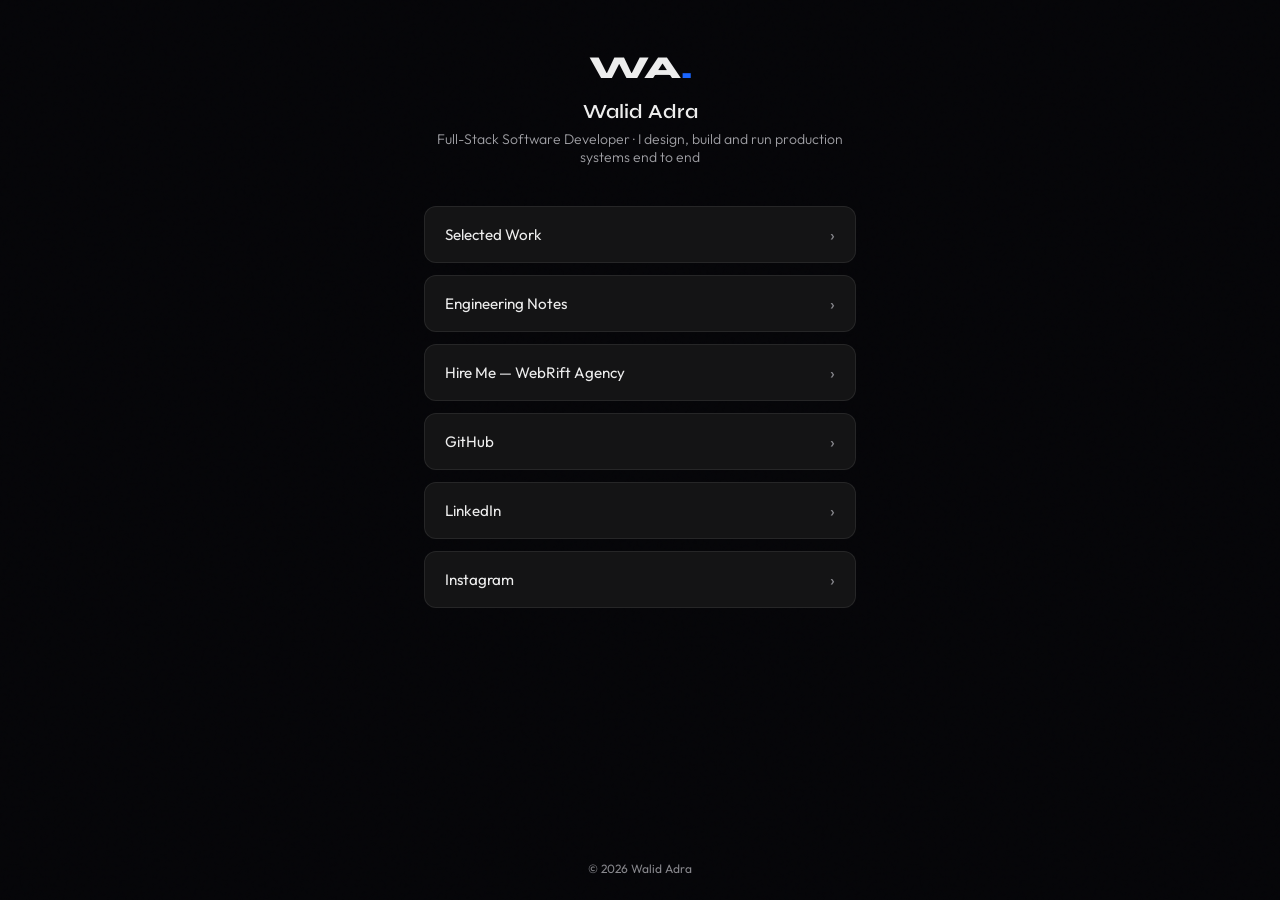
<file: links.html>
<!DOCTYPE html>
<html lang="en">
<head>
  <meta charset="UTF-8">
  <meta name="viewport" content="width=device-width, initial-scale=1.0">
  <title>Walid Adra — Links</title>
  <meta name="description" content="Walid Adra — Full-Stack Software Developer. Selected work, engineering notes and contact.">
  <meta property="og:title" content="Walid Adra — Links">
  <meta property="og:description" content="Full-Stack Software Developer. Selected work, engineering notes and contact.">
  <meta property="og:type" content="website">

  <meta name="twitter:title" content="Walid Adra — Links">
  <link rel="canonical" href="https://www.walidadra.dev/links.html">
  <link rel="icon" href="data:image/svg+xml,<svg xmlns='http://www.w3.org/2000/svg' viewBox='0 0 100 100'><text y='.9em' font-size='90'>%E2%9A%A1</text></svg>">
  <link rel="preload" href="assets/fonts/syne-v24-latin.woff2" as="font" type="font/woff2" crossorigin>
  <link rel="preload" href="assets/fonts/outfit-v15-latin.woff2" as="font" type="font/woff2" crossorigin>
  <link rel="stylesheet" href="css/fonts-links.css">
  <style>
    @property --accent-hue {
      syntax: '<number>';
      initial-value: 220;
      inherits: true;
    }
    @keyframes cycleAccent {
      0%   { --accent-hue: 220; }
      33%  { --accent-hue: 258; }
      66%  { --accent-hue: 160; }
      100% { --accent-hue: 220; }
    }
    @keyframes fadeUp {
      from { opacity: 0; transform: translateY(16px); }
      to   { opacity: 1; transform: translateY(0); }
    }

    *, *::before, *::after { margin: 0; padding: 0; box-sizing: border-box; }

    body {
      font-family: 'Outfit', sans-serif;
      background: #050508;
      color: #EDEDED;
      min-height: 100vh;
      display: flex;
      flex-direction: column;
      align-items: center;
      animation: cycleAccent 20s ease-in-out infinite;
      -webkit-font-smoothing: antialiased;
    }

    /* Noise overlay */
    body::before {
      content: '';
      position: fixed;
      inset: 0;
      z-index: 0;
      opacity: 0.035;
      mix-blend-mode: overlay;
      pointer-events: none;
      background-image: url("data:image/svg+xml,%3Csvg viewBox='0 0 256 256' xmlns='http://www.w3.org/2000/svg'%3E%3Cfilter id='n'%3E%3CfeTurbulence type='fractalNoise' baseFrequency='0.85' numOctaves='4' stitchTiles='stitch'/%3E%3C/filter%3E%3Crect width='100%25' height='100%25' filter='url(%23n)'/%3E%3C/svg%3E");
    }

    .container {
      width: 100%;
      max-width: 480px;
      padding: 3rem 1.5rem 2rem;
      position: relative;
      z-index: 1;
      display: flex;
      flex-direction: column;
      align-items: center;
    }

    /* Profile */
    .profile {
      text-align: center;
      margin-bottom: 2.5rem;
      animation: fadeUp 0.5s ease-out both;
    }
    .profile__logo {
      font-family: 'Syne', sans-serif;
      font-size: 2rem;
      font-weight: 800;
      color: #EDEDED;
      letter-spacing: -0.02em;
    }
    .profile__logo span {
      color: hsl(var(--accent-hue), 100%, 55%);
    }
    .profile__name {
      font-family: 'Syne', sans-serif;
      font-size: 1.25rem;
      font-weight: 600;
      margin-top: 0.75rem;
      color: #EDEDED;
    }
    .profile__subtitle {
      font-size: 0.875rem;
      color: #A1A1A6;
      margin-top: 0.35rem;
      font-weight: 300;
    }

    /* Links */
    .links {
      width: 100%;
      display: flex;
      flex-direction: column;
      gap: 0.75rem;
    }
    .link-card {
      display: flex;
      align-items: center;
      justify-content: space-between;
      padding: 1rem 1.25rem;
      background: #141415;
      border: 1px solid rgba(255, 255, 255, 0.08);
      border-radius: 12px;
      color: #EDEDED;
      text-decoration: none;
      font-size: 0.95rem;
      font-weight: 400;
      transition: border-color 0.3s ease, box-shadow 0.3s ease, transform 0.15s ease;
      opacity: 0;
      animation: fadeUp 0.4s ease-out both;
    }
    .link-card:nth-child(1) { animation-delay: 0.1s; }
    .link-card:nth-child(2) { animation-delay: 0.18s; }
    .link-card:nth-child(3) { animation-delay: 0.26s; }
    .link-card:nth-child(4) { animation-delay: 0.34s; }
    .link-card:nth-child(5) { animation-delay: 0.42s; }
    .link-card:nth-child(6) { animation-delay: 0.50s; }
    .link-card:nth-child(7) { animation-delay: 0.58s; }
    .link-card:hover {
      border-color: hsla(var(--accent-hue), 100%, 55%, 0.4);
      box-shadow: 0 0 30px hsla(var(--accent-hue), 100%, 55%, 0.1);
      transform: scale(1.02);
    }
    .link-card__arrow {
      color: #88888D;
      font-size: 1.1rem;
      transition: color 0.3s ease, transform 0.3s ease;
    }
    .link-card:hover .link-card__arrow {
      color: hsl(var(--accent-hue), 100%, 55%);
      transform: translateX(3px);
    }

    /* Footer */
    .footer {
      margin-top: auto;
      padding: 2rem 0 1.5rem;
      font-size: 0.75rem;
      color: #88888D;
      position: relative;
      z-index: 1;
      animation: fadeUp 0.5s ease-out 0.7s both;
    }
  </style>
  <meta property="og:image" content="https://www.walidadra.dev/assets/images/og-image.jpg">
  <meta property="og:image:width" content="1200">
  <meta property="og:image:height" content="630">
  <meta name="twitter:card" content="summary_large_image">
  <meta name="twitter:image" content="https://www.walidadra.dev/assets/images/og-image.jpg">
</head>
<body>
  <div class="container">
    <div class="profile">
      <div class="profile__logo">WA<span>.</span></div>
      <h1 class="profile__name">Walid Adra</h1>
      <p class="profile__subtitle">Full-Stack Software Developer · I design, build and run production systems end to end</p>
    </div>

    <div class="links">
      <a href="https://www.walidadra.dev/?utm_source=linkinbio&utm_medium=social#projects" class="link-card">
        <span>Selected Work</span>
        <span class="link-card__arrow">&#8250;</span>
      </a>
      <a href="https://www.walidadra.dev/engineering.html?utm_source=linkinbio&utm_medium=social" class="link-card">
        <span>Engineering Notes</span>
        <span class="link-card__arrow">&#8250;</span>
      </a>
      <a href="https://webrift.dev?utm_source=linkinbio&utm_medium=social" class="link-card" target="_blank" rel="noopener">
        <span>Hire Me — WebRift Agency</span>
        <span class="link-card__arrow">&#8250;</span>
      </a>
      <a href="https://github.com/Walidd22?utm_source=linkinbio" class="link-card" target="_blank" rel="noopener">
        <span>GitHub</span>
        <span class="link-card__arrow">&#8250;</span>
      </a>
      <a href="https://www.linkedin.com/in/walid-adra-452363273/?utm_source=linkinbio" class="link-card" target="_blank" rel="noopener">
        <span>LinkedIn</span>
        <span class="link-card__arrow">&#8250;</span>
      </a>
      <a href="https://www.instagram.com/web_rift?utm_source=linkinbio" class="link-card" target="_blank" rel="noopener">
        <span>Instagram</span>
        <span class="link-card__arrow">&#8250;</span>
      </a>
    </div>
  </div>

  <footer class="footer">&copy; 2026 Walid Adra</footer>
</body>
</html>
</file>
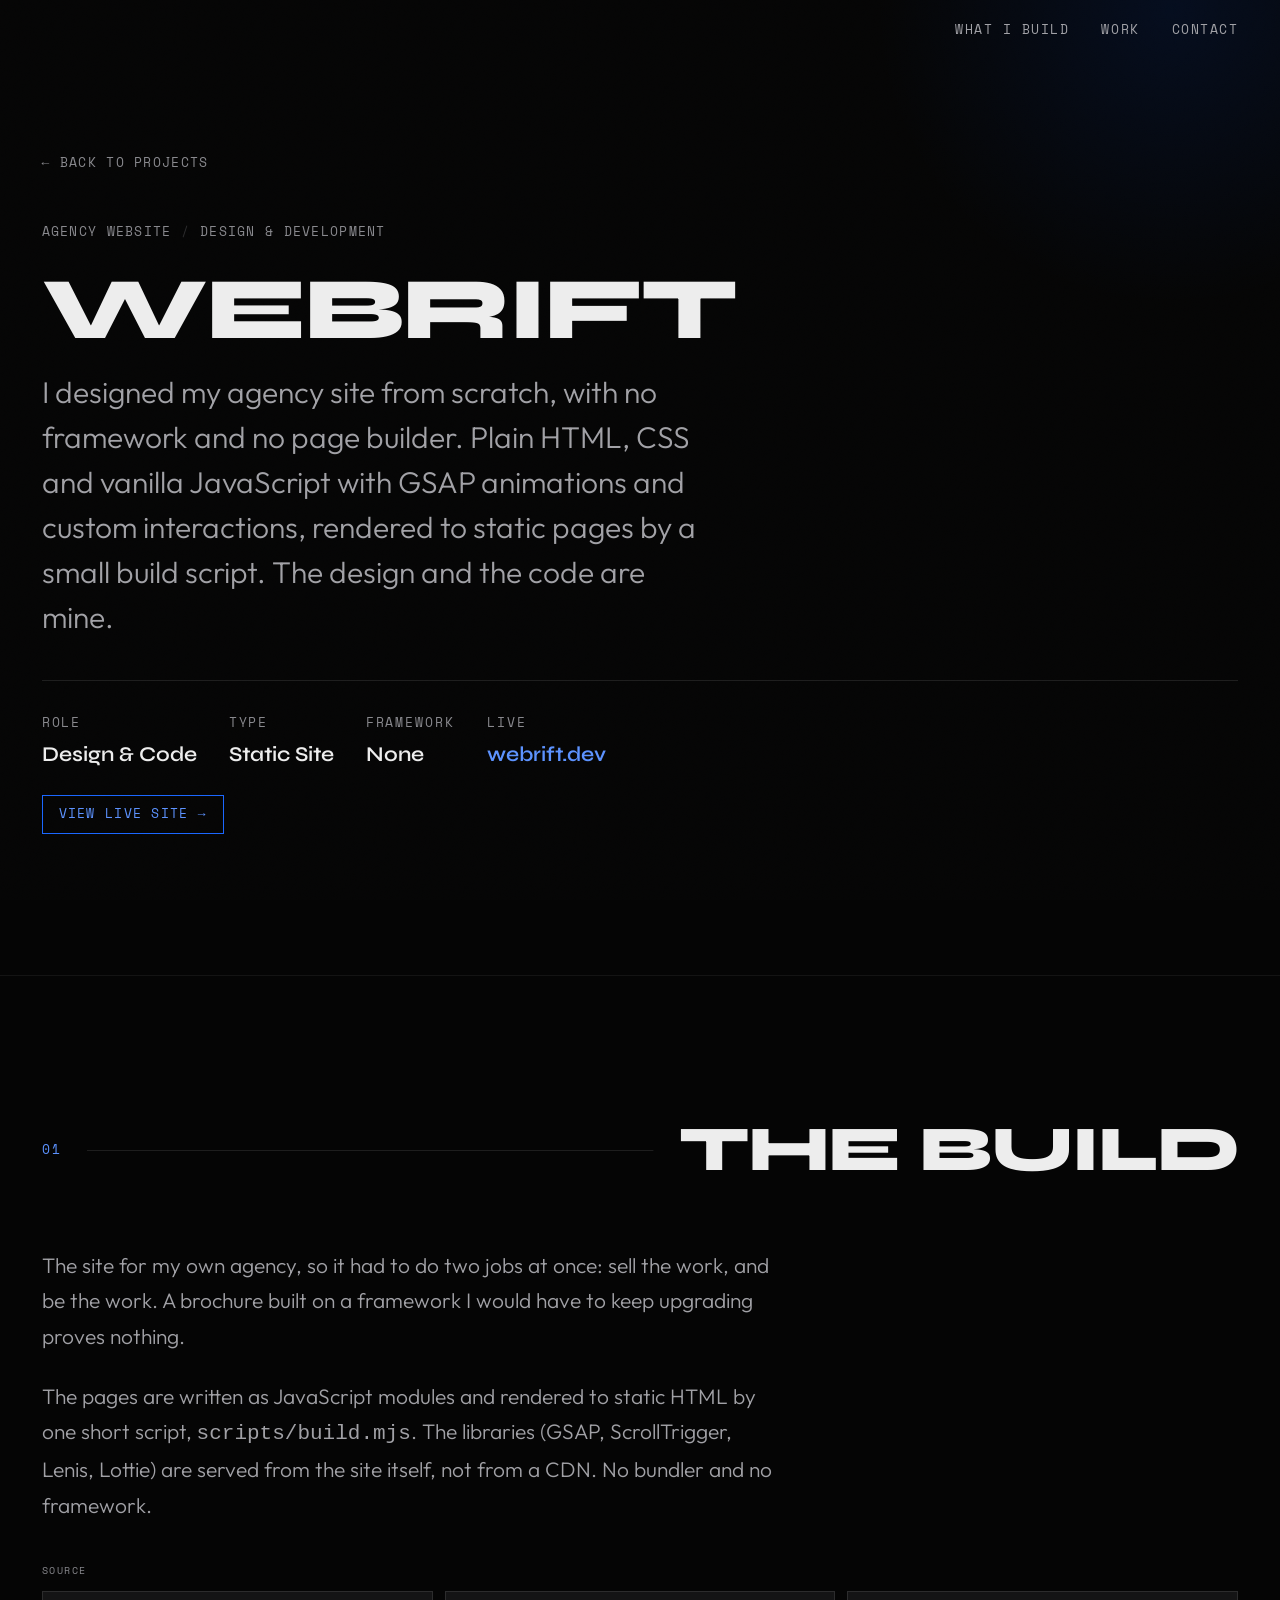
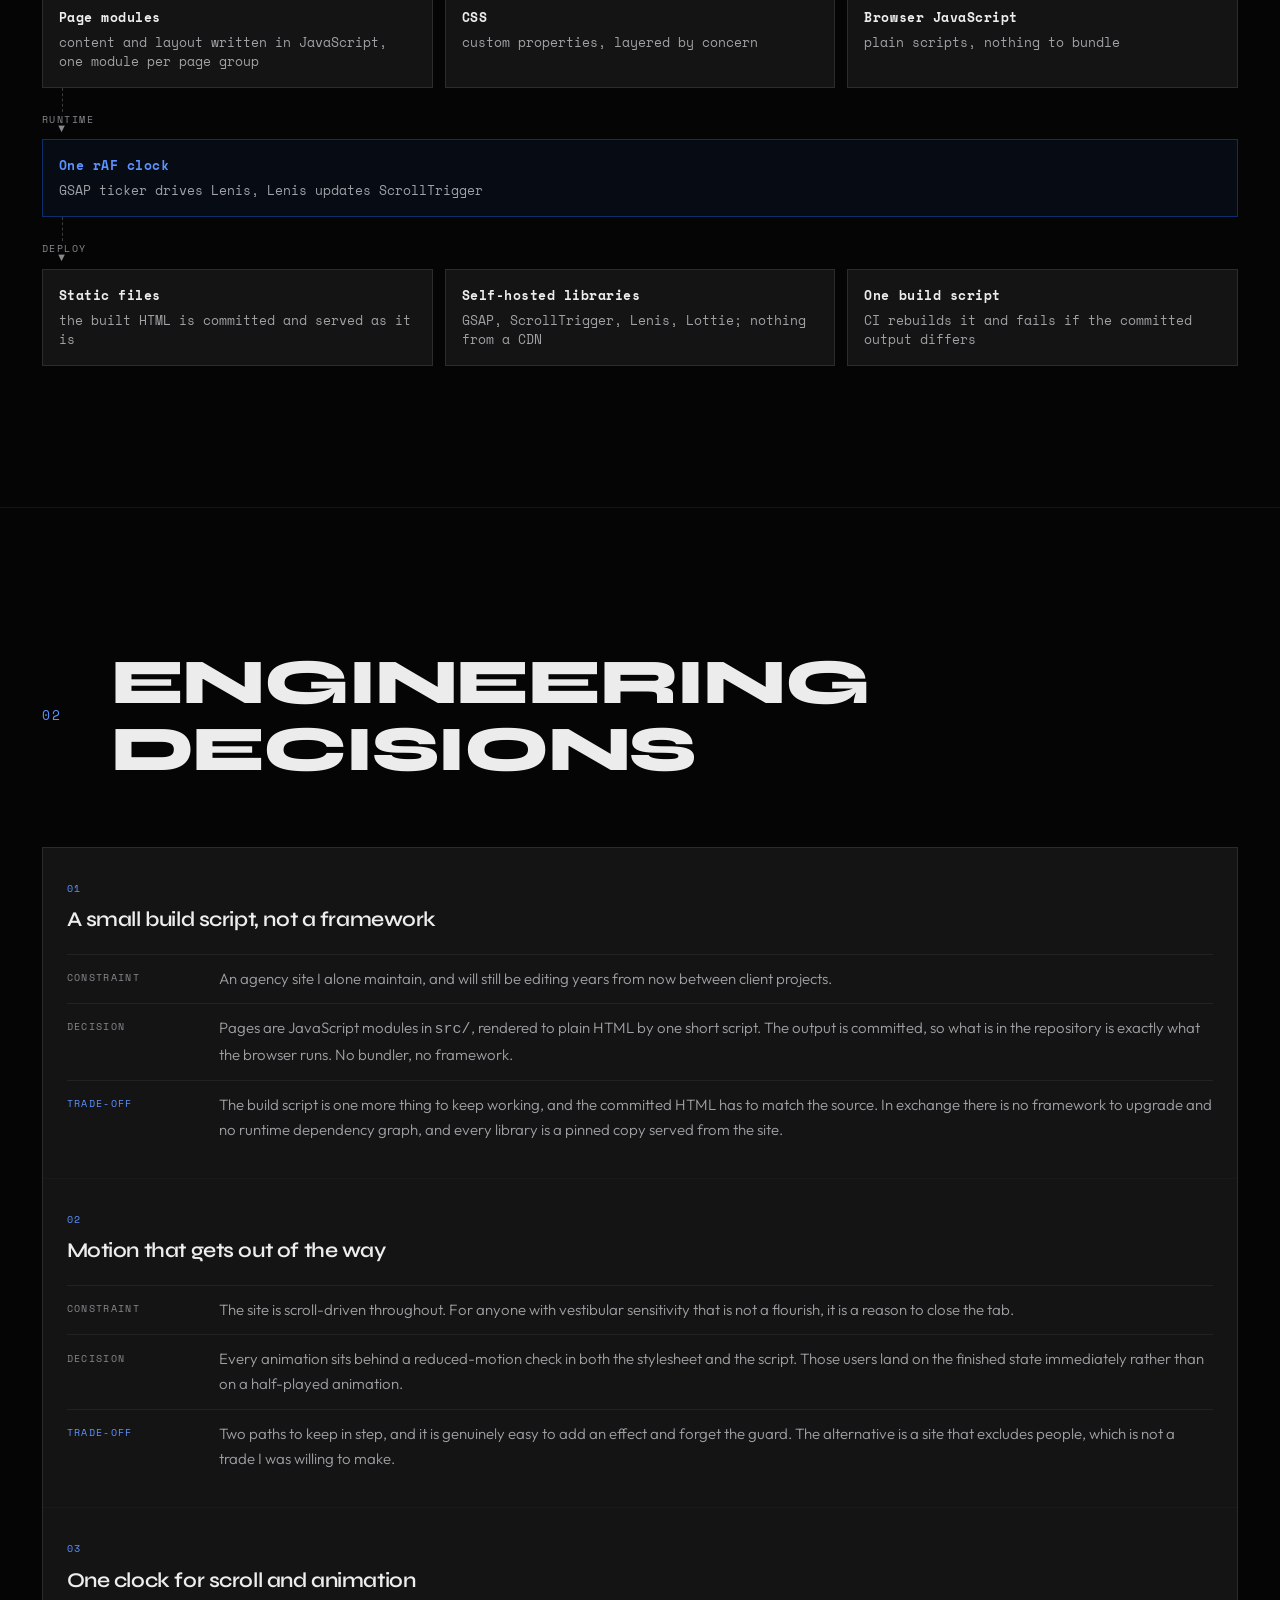
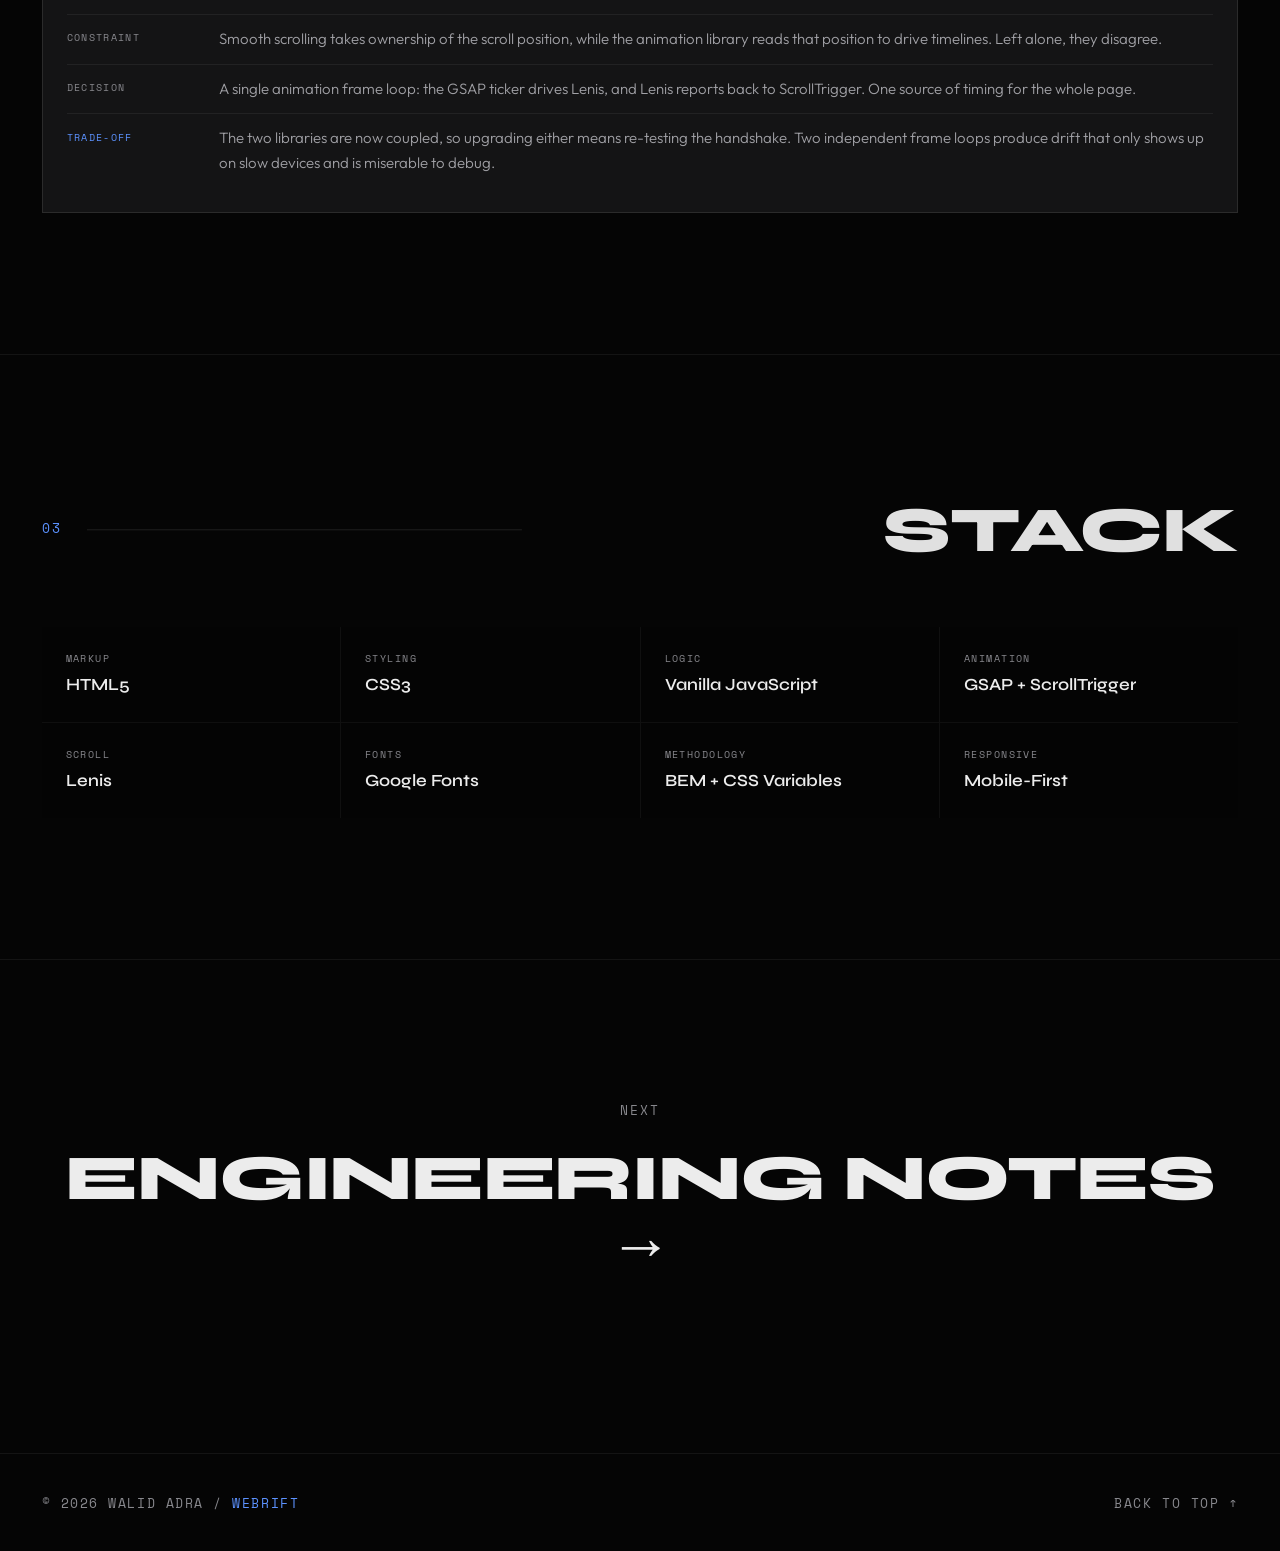
<file: projects/webrift.html>
<!DOCTYPE html>
<html lang="en">
<head>
  <meta charset="UTF-8">
  <meta name="viewport" content="width=device-width, initial-scale=1.0">

  <title>WebRift — Agency Brand & Website | Walid Adra</title>
  <meta name="description" content="I designed and built my own agency site: plain HTML, CSS and JavaScript with GSAP animations, rendered by a small build script. No framework.">
  <meta name="author" content="Walid Adra">

  <meta property="og:title" content="WebRift — Agency Website | Walid Adra">
  <meta property="og:description" content="I designed and built my agency website: plain HTML, CSS and JavaScript, GSAP animations, no framework.">
  <meta property="og:type" content="website">
  <meta property="og:url" content="https://www.walidadra.dev/projects/webrift.html">
  <meta property="og:image" content="https://www.walidadra.dev/assets/images/og-image.jpg">
  <meta property="og:image:width" content="1200">
  <meta property="og:image:height" content="630">
  <meta property="og:image:alt" content="Walid Adra — full-stack software developer.">
  <meta name="twitter:card" content="summary_large_image">
  <meta name="twitter:title" content="WebRift — Agency Website | Walid Adra">
  <meta name="twitter:description" content="I designed and built my agency website: plain HTML, CSS and JavaScript, GSAP animations, no framework.">
  <meta name="twitter:image" content="https://www.walidadra.dev/assets/images/og-image.jpg">
  <link rel="canonical" href="https://www.walidadra.dev/projects/webrift.html">

  <link rel="icon" href="data:image/svg+xml,<svg xmlns='http://www.w3.org/2000/svg' viewBox='0 0 100 100'><text y='.9em' font-size='90'>⚡</text></svg>">

  <link rel="preload" href="../assets/fonts/syne-v24-latin.woff2" as="font" type="font/woff2" crossorigin>
  <link rel="preload" href="../assets/fonts/spacemono-v17-400-latin.woff2" as="font" type="font/woff2" crossorigin>
  <link rel="preload" href="../assets/fonts/outfit-v15-latin.woff2" as="font" type="font/woff2" crossorigin>
  <link rel="stylesheet" href="../css/fonts-webrift.css">

  <link rel="stylesheet" href="../js/vendor/lenis@1.3.26/lenis.css"
        integrity="sha384-gvLq/iOMNnPchdosgVym5huSVkKipHCQaqSw2Eg0V52Mzmlf169ZOsXcNc2cNu8x">
  <link rel="stylesheet" href="../css/reset.css">
  <link rel="stylesheet" href="../css/variables.css">
  <link rel="stylesheet" href="../css/base.css">
  <link rel="stylesheet" href="../css/layout.css">
  <link rel="stylesheet" href="../css/components.css">
  <link rel="stylesheet" href="../css/sections.css">
  <link rel="stylesheet" href="../css/case-study.css">
  <link rel="stylesheet" href="../css/animations.css">
  <link rel="stylesheet" href="../css/responsive.css">
</head>
<body>

  <div class="page-loader" id="pageLoader">
    <span class="page-loader__text">loading</span>
  </div>

  <div class="cursor" id="cursor"></div>

  <nav class="nav is-scrolled" id="nav">
    <div class="container nav__inner">
      <a href="../" class="nav__logo">WA<span>.</span></a>
      <div class="nav__links">
        <a href="../#capabilities" class="nav__link" data-cursor="expand">What I Build</a>
        <a href="../#projects" class="nav__link" data-cursor="expand">Work</a>
        <a href="../#connect" class="nav__link" data-cursor="expand">Contact</a>
      </div>
      <button class="nav__toggle" id="navToggle" aria-label="Toggle menu" data-cursor="expand">
        <span></span><span></span><span></span>
      </button>
    </div>
  </nav>

  <div class="nav__mobile" id="navMobile">
    <a href="../#capabilities" class="nav__mobile-link" data-cursor="expand">What I Build</a>
    <a href="../#projects" class="nav__mobile-link" data-cursor="expand">Work</a>
    <a href="../#connect" class="nav__mobile-link" data-cursor="expand">Contact</a>
  </div>

  <main>

    <section class="case-hero">
      <div class="case-hero__glow" style="background: radial-gradient(circle, rgba(0,85,255,0.1) 0%, transparent 70%);"></div>
      <div class="container" style="position: relative; z-index: 2;">
        <a href="../#projects" class="case-hero__back gs-reveal" data-cursor="expand">← Back to Projects</a>

        <div class="case-hero__meta gs-reveal">
          <span>Agency Website</span>
          <span class="case-hero__meta-sep">/</span>
          <span>Design & Development</span>
        </div>

        <h1 class="case-hero__title gs-reveal">WebRift</h1>
        <p class="case-hero__tagline gs-reveal">I designed my agency site from scratch, with no framework and no page builder. Plain HTML, CSS and vanilla JavaScript with GSAP animations and custom interactions, rendered to static pages by a small build script. The design and the code are mine.</p>

        <div class="case-hero__facts gs-reveal">
          <div>
            <div class="case-hero__fact-label">Role</div>
            <div class="case-hero__fact-value">Design & Code</div>
          </div>
          <div>
            <div class="case-hero__fact-label">Type</div>
            <div class="case-hero__fact-value">Static Site</div>
          </div>
          <div>
            <div class="case-hero__fact-label">Framework</div>
            <div class="case-hero__fact-value">None</div>
          </div>
          <div>
            <div class="case-hero__fact-label">Live</div>
            <div class="case-hero__fact-value"><a href="https://webrift.dev" target="_blank" rel="noopener" style="color: var(--accent-text);" data-cursor="expand">webrift.dev</a></div>
          </div>
        </div>
        <a href="https://webrift.dev" class="case-hero__live-link gs-reveal" target="_blank" rel="noopener" data-cursor="expand">View Live Site →</a>
      </div>
    </section>


    <section class="case-overview">
      <div class="container">
        <div class="section__header gs-reveal">
          <span class="section__number">01</span>
          <span class="section__line"></span>
          <h2 class="section__title">The Build</h2>
        </div>

        <div class="case-overview__text">
          <p class="gs-reveal">The site for my own agency, so it had to do two jobs at once: sell the work, and be the work. A brochure built on a framework I would have to keep upgrading proves nothing.</p>

          <p class="gs-reveal">The pages are written as JavaScript modules and rendered to static HTML by one short script, <code>scripts/build.mjs</code>. The libraries (GSAP, ScrollTrigger, Lenis, Lottie) are served from the site itself, not from a CDN. No bundler and no framework.</p>
        </div>

        <div class="arch gs-reveal">
          <div class="arch__tier">
            <span class="arch__tier-label">Source</span>
            <div class="arch__nodes">
              <div class="arch__node"><b>Page modules</b>content and layout written in JavaScript, one module per page group</div>
              <div class="arch__node"><b>CSS</b>custom properties, layered by concern</div>
              <div class="arch__node"><b>Browser JavaScript</b>plain scripts, nothing to bundle</div>
            </div>
          </div>

          <div class="arch__link" aria-hidden="true"><span>&#9660;</span></div>

          <div class="arch__tier">
            <span class="arch__tier-label">Runtime</span>
            <div class="arch__nodes">
              <div class="arch__node arch__node--accent"><b>One rAF clock</b>GSAP ticker drives Lenis, Lenis updates ScrollTrigger</div>
            </div>
          </div>

          <div class="arch__link" aria-hidden="true"><span>&#9660;</span></div>

          <div class="arch__tier">
            <span class="arch__tier-label">Deploy</span>
            <div class="arch__nodes">
              <div class="arch__node"><b>Static files</b>the built HTML is committed and served as it is</div>
              <div class="arch__node"><b>Self-hosted libraries</b>GSAP, ScrollTrigger, Lenis, Lottie; nothing from a CDN</div>
              <div class="arch__node"><b>One build script</b>CI rebuilds it and fails if the committed output differs</div>
            </div>
          </div>
        </div>
      </div>
    </section>


    <section class="case-features">
      <div class="container">
        <div class="section__header gs-reveal">
          <span class="section__number">02</span>
          <span class="section__line"></span>
          <h2 class="section__title">Engineering Decisions</h2>
        </div>

        <div class="decisions">

          <article class="decision gs-reveal">
            <span class="decision__index">01</span>
            <h3 class="decision__title">A small build script, not a framework</h3>
            <div class="decision__row">
              <span class="decision__key">Constraint</span>
              <p class="decision__val">An agency site I alone maintain, and will still be editing years from now between client projects.</p>
            </div>
            <div class="decision__row">
              <span class="decision__key">Decision</span>
              <p class="decision__val">Pages are JavaScript modules in <code>src/</code>, rendered to plain HTML by one short script. The output is committed, so what is in the repository is exactly what the browser runs. No bundler, no framework.</p>
            </div>
            <div class="decision__row decision__row--tradeoff">
              <span class="decision__key">Trade-off</span>
              <p class="decision__val">The build script is one more thing to keep working, and the committed HTML has to match the source. In exchange there is no framework to upgrade and no runtime dependency graph, and every library is a pinned copy served from the site.</p>
            </div>
          </article>

          <article class="decision gs-reveal">
            <span class="decision__index">02</span>
            <h3 class="decision__title">Motion that gets out of the way</h3>
            <div class="decision__row">
              <span class="decision__key">Constraint</span>
              <p class="decision__val">The site is scroll-driven throughout. For anyone with vestibular sensitivity that is not a flourish, it is a reason to close the tab.</p>
            </div>
            <div class="decision__row">
              <span class="decision__key">Decision</span>
              <p class="decision__val">Every animation sits behind a reduced-motion check in both the stylesheet and the script. Those users land on the finished state immediately rather than on a half-played animation.</p>
            </div>
            <div class="decision__row decision__row--tradeoff">
              <span class="decision__key">Trade-off</span>
              <p class="decision__val">Two paths to keep in step, and it is genuinely easy to add an effect and forget the guard. The alternative is a site that excludes people, which is not a trade I was willing to make.</p>
            </div>
          </article>

          <article class="decision gs-reveal">
            <span class="decision__index">03</span>
            <h3 class="decision__title">One clock for scroll and animation</h3>
            <div class="decision__row">
              <span class="decision__key">Constraint</span>
              <p class="decision__val">Smooth scrolling takes ownership of the scroll position, while the animation library reads that position to drive timelines. Left alone, they disagree.</p>
            </div>
            <div class="decision__row">
              <span class="decision__key">Decision</span>
              <p class="decision__val">A single animation frame loop: the GSAP ticker drives Lenis, and Lenis reports back to ScrollTrigger. One source of timing for the whole page.</p>
            </div>
            <div class="decision__row decision__row--tradeoff">
              <span class="decision__key">Trade-off</span>
              <p class="decision__val">The two libraries are now coupled, so upgrading either means re-testing the handshake. Two independent frame loops produce drift that only shows up on slow devices and is miserable to debug.</p>
            </div>
          </article>

        </div>
      </div>
    </section>


    <section class="case-stack">
      <div class="container">
        <div class="section__header gs-reveal">
          <span class="section__number">03</span>
          <span class="section__line"></span>
          <h2 class="section__title">Stack</h2>
        </div>

        <div class="case-stack__grid gs-reveal">
          <div class="case-stack__item">
            <div class="case-stack__item-label">Markup</div>
            <div class="case-stack__item-name">HTML5</div>
          </div>
          <div class="case-stack__item">
            <div class="case-stack__item-label">Styling</div>
            <div class="case-stack__item-name">CSS3</div>
          </div>
          <div class="case-stack__item">
            <div class="case-stack__item-label">Logic</div>
            <div class="case-stack__item-name">Vanilla JavaScript</div>
          </div>
          <div class="case-stack__item">
            <div class="case-stack__item-label">Animation</div>
            <div class="case-stack__item-name">GSAP + ScrollTrigger</div>
          </div>
          <div class="case-stack__item">
            <div class="case-stack__item-label">Scroll</div>
            <div class="case-stack__item-name">Lenis</div>
          </div>
          <div class="case-stack__item">
            <div class="case-stack__item-label">Fonts</div>
            <div class="case-stack__item-name">Google Fonts</div>
          </div>
          <div class="case-stack__item">
            <div class="case-stack__item-label">Methodology</div>
            <div class="case-stack__item-name">BEM + CSS Variables</div>
          </div>
          <div class="case-stack__item">
            <div class="case-stack__item-label">Responsive</div>
            <div class="case-stack__item-name">Mobile-First</div>
          </div>
        </div>
      </div>
    </section>


    <section class="case-next">
      <div class="container">
        <p class="case-next__label gs-reveal">Next</p>
        <h2 class="case-next__title gs-reveal">
          <a href="../engineering.html" data-cursor="expand">Engineering notes →</a>
        </h2>
      </div>
    </section>

  </main>

  <footer class="footer">
    <div class="container footer__inner">
      <span class="footer__copy">&copy; 2026 Walid Adra / <span>WebRift</span></span>
      <a href="#" class="footer__top" data-cursor="expand" data-scroll-top>Back to top ↑</a>
    </div>
  </footer>

  <script src="../js/vendor/lenis@1.3.26/lenis.min.js" defer
          integrity="sha384-jqpi9VmOdhyLoLURgjCn7EpnG9BbnHW57ibIZoeaIU+erWDH3k8fQQg0xH2ySjnw"></script>
  <script src="../js/vendor/gsap@3.12.7/gsap.min.js" defer
          integrity="sha384-pEQB1h4Zmn9xhS6jotzltHSIQq6N0Oh3BXkCNOH5LKI81R2NRbb9efarAJYw9gTY"></script>
  <script src="../js/vendor/gsap@3.12.7/ScrollTrigger.min.js" defer
          integrity="sha384-TgZ1GoXcDnrw/czNfaiSZSFV1zgIRv8aQOevBA8ppS4SkNONmzYfjARpXsDfdnUE"></script>
  <script src="../js/utils.js" defer></script>
  <script src="../js/cursor.js" defer></script>
  <script src="../js/animations.js" defer></script>
  <script src="../js/main.js" defer></script>
</body>
</html>
</file>
<file: css/fonts-home.css>
/* Self-hosted copy of the Google Fonts stylesheet this page used to load.
   Same faces, weights, subsets and unicode-ranges, so text renders exactly as
   before; the woff2 files live in assets/fonts/. Generated 2026-11-03. */
/* latin-ext */
@font-face {
  font-family: 'Outfit';
  font-style: normal;
  font-weight: 300;
  font-display: swap;
  src: url('../assets/fonts/outfit-v15-latin-ext.woff2') format('woff2');
  unicode-range: U+0100-02BA, U+02BD-02C5, U+02C7-02CC, U+02CE-02D7, U+02DD-02FF, U+0304, U+0308, U+0329, U+1D00-1DBF, U+1E00-1E9F, U+1EF2-1EFF, U+2020, U+20A0-20AB, U+20AD-20C4, U+2113, U+2C60-2C7F, U+A720-A7FF;
}
/* latin */
@font-face {
  font-family: 'Outfit';
  font-style: normal;
  font-weight: 300;
  font-display: swap;
  src: url('../assets/fonts/outfit-v15-latin.woff2') format('woff2');
  unicode-range: U+0000-00FF, U+0131, U+0152-0153, U+02BB-02BC, U+02C6, U+02DA, U+02DC, U+0304, U+0308, U+0329, U+2000-206F, U+20AC, U+2122, U+2191, U+2193, U+2212, U+2215, U+FEFF, U+FFFD;
}
/* latin-ext */
@font-face {
  font-family: 'Outfit';
  font-style: normal;
  font-weight: 500;
  font-display: swap;
  src: url('../assets/fonts/outfit-v15-latin-ext.woff2') format('woff2');
  unicode-range: U+0100-02BA, U+02BD-02C5, U+02C7-02CC, U+02CE-02D7, U+02DD-02FF, U+0304, U+0308, U+0329, U+1D00-1DBF, U+1E00-1E9F, U+1EF2-1EFF, U+2020, U+20A0-20AB, U+20AD-20C4, U+2113, U+2C60-2C7F, U+A720-A7FF;
}
/* latin */
@font-face {
  font-family: 'Outfit';
  font-style: normal;
  font-weight: 500;
  font-display: swap;
  src: url('../assets/fonts/outfit-v15-latin.woff2') format('woff2');
  unicode-range: U+0000-00FF, U+0131, U+0152-0153, U+02BB-02BC, U+02C6, U+02DA, U+02DC, U+0304, U+0308, U+0329, U+2000-206F, U+20AC, U+2122, U+2191, U+2193, U+2212, U+2215, U+FEFF, U+FFFD;
}
/* vietnamese */
@font-face {
  font-family: 'Space Mono';
  font-style: normal;
  font-weight: 400;
  font-display: swap;
  src: url('../assets/fonts/spacemono-v17-400-vietnamese.woff2') format('woff2');
  unicode-range: U+0102-0103, U+0110-0111, U+0128-0129, U+0168-0169, U+01A0-01A1, U+01AF-01B0, U+0300-0301, U+0303-0304, U+0308-0309, U+0323, U+0329, U+1EA0-1EF9, U+20AB;
}
/* latin-ext */
@font-face {
  font-family: 'Space Mono';
  font-style: normal;
  font-weight: 400;
  font-display: swap;
  src: url('../assets/fonts/spacemono-v17-400-latin-ext.woff2') format('woff2');
  unicode-range: U+0100-02BA, U+02BD-02C5, U+02C7-02CC, U+02CE-02D7, U+02DD-02FF, U+0304, U+0308, U+0329, U+1D00-1DBF, U+1E00-1E9F, U+1EF2-1EFF, U+2020, U+20A0-20AB, U+20AD-20C4, U+2113, U+2C60-2C7F, U+A720-A7FF;
}
/* latin */
@font-face {
  font-family: 'Space Mono';
  font-style: normal;
  font-weight: 400;
  font-display: swap;
  src: url('../assets/fonts/spacemono-v17-400-latin.woff2') format('woff2');
  unicode-range: U+0000-00FF, U+0131, U+0152-0153, U+02BB-02BC, U+02C6, U+02DA, U+02DC, U+0304, U+0308, U+0329, U+2000-206F, U+20AC, U+2122, U+2191, U+2193, U+2212, U+2215, U+FEFF, U+FFFD;
}
/* greek */
@font-face {
  font-family: 'Syne';
  font-style: normal;
  font-weight: 600;
  font-display: swap;
  src: url('../assets/fonts/syne-v24-greek.woff2') format('woff2');
  unicode-range: U+0370-0377, U+037A-037F, U+0384-038A, U+038C, U+038E-03A1, U+03A3-03FF;
}
/* latin-ext */
@font-face {
  font-family: 'Syne';
  font-style: normal;
  font-weight: 600;
  font-display: swap;
  src: url('../assets/fonts/syne-v24-latin-ext.woff2') format('woff2');
  unicode-range: U+0100-02BA, U+02BD-02C5, U+02C7-02CC, U+02CE-02D7, U+02DD-02FF, U+0304, U+0308, U+0329, U+1D00-1DBF, U+1E00-1E9F, U+1EF2-1EFF, U+2020, U+20A0-20AB, U+20AD-20C4, U+2113, U+2C60-2C7F, U+A720-A7FF;
}
/* latin */
@font-face {
  font-family: 'Syne';
  font-style: normal;
  font-weight: 600;
  font-display: swap;
  src: url('../assets/fonts/syne-v24-latin.woff2') format('woff2');
  unicode-range: U+0000-00FF, U+0131, U+0152-0153, U+02BB-02BC, U+02C6, U+02DA, U+02DC, U+0304, U+0308, U+0329, U+2000-206F, U+20AC, U+2122, U+2191, U+2193, U+2212, U+2215, U+FEFF, U+FFFD;
}
/* greek */
@font-face {
  font-family: 'Syne';
  font-style: normal;
  font-weight: 800;
  font-display: swap;
  src: url('../assets/fonts/syne-v24-greek.woff2') format('woff2');
  unicode-range: U+0370-0377, U+037A-037F, U+0384-038A, U+038C, U+038E-03A1, U+03A3-03FF;
}
/* latin-ext */
@font-face {
  font-family: 'Syne';
  font-style: normal;
  font-weight: 800;
  font-display: swap;
  src: url('../assets/fonts/syne-v24-latin-ext.woff2') format('woff2');
  unicode-range: U+0100-02BA, U+02BD-02C5, U+02C7-02CC, U+02CE-02D7, U+02DD-02FF, U+0304, U+0308, U+0329, U+1D00-1DBF, U+1E00-1E9F, U+1EF2-1EFF, U+2020, U+20A0-20AB, U+20AD-20C4, U+2113, U+2C60-2C7F, U+A720-A7FF;
}
/* latin */
@font-face {
  font-family: 'Syne';
  font-style: normal;
  font-weight: 800;
  font-display: swap;
  src: url('../assets/fonts/syne-v24-latin.woff2') format('woff2');
  unicode-range: U+0000-00FF, U+0131, U+0152-0153, U+02BB-02BC, U+02C6, U+02DA, U+02DC, U+0304, U+0308, U+0329, U+2000-206F, U+20AC, U+2122, U+2191, U+2193, U+2212, U+2215, U+FEFF, U+FFFD;
}
</file>
<file: js/vendor/lenis@1.3.26/lenis.css>
html.lenis,
html.lenis body {
  height: auto;
}

.lenis:not(.lenis-autoToggle).lenis-stopped {
  overflow: clip;
}

.lenis [data-lenis-prevent],
.lenis [data-lenis-prevent-wheel],
.lenis [data-lenis-prevent-touch],
.lenis [data-lenis-prevent-vertical],
.lenis [data-lenis-prevent-horizontal] {
  overscroll-behavior: contain;
}

.lenis.lenis-smooth iframe {
  pointer-events: none;
}

.lenis.lenis-autoToggle {
  transition-property: overflow;
  transition-duration: 1ms;
  transition-behavior: allow-discrete;
}
</file>
<file: css/variables.css>
/* ========================================
   DESIGN SYSTEM — Variables
   ======================================== */

/* === ACCENT CYCLING === */
@property --accent-hue {
  syntax: '<number>';
  initial-value: 220;
  inherits: true;
}

@keyframes cycleAccent {
  0%   { --accent-hue: 220; } /* blue #0055FF */
  33%  { --accent-hue: 258; } /* violet #8B5CF6 */
  66%  { --accent-hue: 160; } /* emerald #10B981 */
  100% { --accent-hue: 220; } /* back to blue */
}

:root {
  /* === PALETTE === */
  --black:        #050505;
  --black-rich:   #0A0A0B;
  --white:        #EDEDED;
  --white-soft:   #D4D4D4;

  /* Cycling accent */
  --accent:       hsl(var(--accent-hue), 100%, 55%);
  --accent-hover: hsl(var(--accent-hue), 100%, 65%);
  --accent-glow:  hsl(var(--accent-hue), 100%, 75%);
  --accent-muted: hsl(var(--accent-hue), 60%, 25%);
  /* the accent as words: a lighter step of the same cycling colour, so small text reads at 4.5:1 on
     black through the whole cycle (55% gives 4.25:1 in blue and less in violet; quality pass, 2026-10-27) */
  --accent-text: hsl(var(--accent-hue), 100%, 68%);

  /* Static blue fallback for specific uses */
  --blue:         #0055FF;
  --blue-bright:  #2979FF;
  --blue-glow:    #4D94FF;
  --blue-dark:    #003ECB;

  /* Neutrals */
  --gray-950:     #0E0E0F;
  --gray-900:     #141415;
  --gray-800:     #1C1C1E;
  --gray-700:     #2C2C2E;
  --gray-600:     #3A3A3C;
  --gray-500:     #545456;
  --gray-400:     #7C7C80;
  --gray-300:     #A1A1A6;
  --gray-200:     #C7C7CC;

  /* Semantic */
  --bg:           var(--black);
  --bg-elevated:  var(--gray-950);
  --bg-card:      var(--gray-900);
  --text:         var(--white);
  --text-dim:     var(--gray-300);
  /* muted words: 5:1 or more on the page, the cards and the raised panels (gray-500 read 2.7:1) */
  --text-muted:   #88888D;

  /* Borders */
  --border-hair:   1px solid rgba(255, 255, 255, 0.06);
  --border-subtle: 1px solid rgba(255, 255, 255, 0.10);
  --border-medium: 1px solid rgba(255, 255, 255, 0.18);
  --border-strong: 2px solid var(--white);

  /* === TYPOGRAPHY === */
  --font-display: 'Syne', sans-serif;
  --font-body:    'Outfit', sans-serif;
  --font-mono:    'Space Mono', monospace;

  /* Fluid Type Scale */
  --text-xs:    clamp(0.6875rem, 0.65rem + 0.19vw, 0.8125rem);
  --text-sm:    clamp(0.8125rem, 0.76rem + 0.26vw, 0.9375rem);
  --text-base:  clamp(0.9375rem, 0.88rem + 0.31vw, 1.0625rem);
  --text-lg:    clamp(1.0625rem, 0.96rem + 0.52vw, 1.3125rem);
  --text-xl:    clamp(1.375rem, 1.15rem + 1.13vw, 1.875rem);
  --text-2xl:   clamp(1.75rem, 1.35rem + 2vw, 2.75rem);
  --text-3xl:   clamp(2.25rem, 1.6rem + 3.25vw, 4rem);
  --text-4xl:   clamp(2.75rem, 1.8rem + 4.75vw, 5.5rem);
  --text-hero:  clamp(3.25rem, 1.5rem + 7vw, 7rem);

  /* Leading */
  --leading-none:    0.95;
  --leading-tight:   1.05;
  --leading-snug:    1.25;
  --leading-normal:  1.6;
  --leading-relaxed: 1.75;

  /* Tracking */
  --tracking-tighter: -0.04em;
  --tracking-tight:   -0.02em;
  --tracking-normal:  0;
  --tracking-wide:    0.06em;
  --tracking-wider:   0.12em;
  --tracking-widest:  0.2em;

  /* === SPACING === */
  --space-1:  0.25rem;
  --space-2:  0.5rem;
  --space-3:  0.75rem;
  --space-4:  1rem;
  --space-5:  1.25rem;
  --space-6:  1.5rem;
  --space-8:  2rem;
  --space-10: 2.5rem;
  --space-12: 3rem;
  --space-16: 4rem;
  --space-20: 5rem;
  --space-24: 6rem;
  --space-32: 8rem;
  --space-section: clamp(6rem, 4rem + 6vw, 12rem);

  /* === LAYOUT === */
  --container-max: 1360px;
  --container-pad: clamp(1.25rem, 1rem + 2vw, 3rem);
  --grid-gap:      clamp(1rem, 0.5rem + 1.5vw, 2rem);

  /* === EFFECTS === */
  --shadow-brutal:   4px 4px 0 var(--accent);
  --shadow-brutal-lg: 6px 6px 0 var(--accent);
  --glow:            0 0 30px hsla(var(--accent-hue), 100%, 55%, 0.25);
  --glow-strong:     0 0 60px hsla(var(--accent-hue), 100%, 55%, 0.35);
  --noise-opacity:   0.035;

  /* === TRANSITIONS === */
  --ease-out-expo: cubic-bezier(0.16, 1, 0.3, 1);
  --ease-out-quart: cubic-bezier(0.25, 1, 0.5, 1);
  --duration-fast:   150ms;
  --duration-normal: 300ms;
  --duration-slow:   600ms;

  /* Accent animation */
  animation: cycleAccent 20s ease-in-out infinite;
}

/* === LIGHT THEME === */
[data-theme="light"] {
  --black:        #FAFAFA;
  --black-rich:   #F5F5F5;
  --white:        #1A1A1A;
  --white-soft:   #333333;

  --gray-950:     #F0F0F0;
  --gray-900:     #E8E8E8;
  --gray-800:     #E0E0E0;
  --gray-700:     #D0D0D0;
  --gray-600:     #B0B0B0;
  --gray-500:     #888888;
  --gray-400:     #666666;
  --gray-300:     #444444;
  --gray-200:     #333333;

  /* the same two jobs on the light page: 5:1 or more on white and on the light cards */
  --text-muted:   #616161;
  --accent-text:  hsl(var(--accent-hue), 100%, 24%);

  --border-hair:   1px solid rgba(0, 0, 0, 0.06);
  --border-subtle: 1px solid rgba(0, 0, 0, 0.10);
  --border-medium: 1px solid rgba(0, 0, 0, 0.18);
  --border-strong: 2px solid var(--white);

  --noise-opacity: 0.02;
}
</file>
<file: css/base.css>
/* ========================================
   BASE — Global Styles
   ======================================== */

html {
  background: var(--bg);
}

/* Disable text selection + iOS long-press callout site-wide.
   Form fields re-enable selection via the rule below so inputs stay usable. */
html, body {
  -webkit-user-select: none;
  -moz-user-select: none;
  -ms-user-select: none;
  user-select: none;
  -webkit-touch-callout: none;
}
input, textarea, [contenteditable] {
  -webkit-user-select: text;
  user-select: text;
}

body {
  font-family: var(--font-body);
  font-size: var(--text-base);
  font-weight: 300;
  color: var(--text);
  background: var(--bg);
  overflow-x: hidden;
  overflow-x: clip;
  cursor: none;
  transition: background 0.4s ease, color 0.4s ease;
}

/* Noise Grain Overlay */
body::after {
  content: '';
  position: fixed;
  inset: 0;
  z-index: 10000;
  pointer-events: none;
  opacity: var(--noise-opacity);
  mix-blend-mode: overlay;
  background-image: url("data:image/svg+xml,%3Csvg viewBox='0 0 256 256' xmlns='http://www.w3.org/2000/svg'%3E%3Cfilter id='n'%3E%3CfeTurbulence type='fractalNoise' baseFrequency='0.85' numOctaves='4' stitchTiles='stitch'/%3E%3C/filter%3E%3Crect width='100%25' height='100%25' filter='url(%23n)'/%3E%3C/svg%3E");
  background-size: 200px 200px;
}

/* Selection */
::selection {
  background: var(--blue);
  color: var(--white);
}

::-moz-selection {
  background: var(--blue);
  color: var(--white);
}

/* Focus */
:focus-visible {
  outline: 2px solid var(--blue);
  outline-offset: 3px;
}

/* Skip to content */
.skip-link {
  position: absolute;
  top: -100px;
  left: 1rem;
  z-index: 10010;
  padding: 0.75rem 1.25rem;
  background: var(--blue);
  color: var(--white);
  font-family: var(--font-mono);
  font-size: 0.75rem;
  text-transform: uppercase;
  letter-spacing: 0.12em;
  text-decoration: none;
  transition: top 180ms ease;
}
.skip-link:focus { top: 1rem; }

/* Scrollbar */
::-webkit-scrollbar {
  width: 6px;
}
::-webkit-scrollbar-track {
  background: var(--black);
}
::-webkit-scrollbar-thumb {
  background: var(--gray-700);
  border-radius: 0;
}
::-webkit-scrollbar-thumb:hover {
  background: var(--gray-600);
}

/* Typography Base */
h1, h2, h3, h4 {
  font-family: var(--font-display);
  font-weight: 700;
  line-height: var(--leading-tight);
  letter-spacing: var(--tracking-tight);
}

p {
  line-height: var(--leading-normal);
  color: var(--text-dim);
}

/* Links */
a {
  transition: color var(--duration-fast) ease;
}
a:hover {
  color: var(--accent-text);
}

/* Monospace Labels */
.label {
  font-family: var(--font-mono);
  font-size: var(--text-xs);
  font-weight: 400;
  text-transform: uppercase;
  letter-spacing: var(--tracking-widest);
  color: var(--text-muted);
}

.label--accent {
  color: var(--accent-text);
}

/* Custom Cursor */
.cursor {
  position: fixed;
  top: 0;
  left: 0;
  width: 16px;
  height: 16px;
  border: 1.5px solid var(--white);
  border-radius: 50%;
  pointer-events: none;
  z-index: 99999;
  transform: translate(-50%, -50%);
  transition: width var(--duration-normal) var(--ease-out-expo),
              height var(--duration-normal) var(--ease-out-expo),
              background var(--duration-normal) var(--ease-out-expo),
              border-color var(--duration-normal) var(--ease-out-expo);
  mix-blend-mode: difference;
  will-change: transform;
}

.cursor.is-active {
  width: 48px;
  height: 48px;
  background: rgba(255, 255, 255, 0.08);
  border-color: var(--blue-bright);
}

.cursor.is-hidden {
  opacity: 0;
  transform: translate(-50%, -50%) scale(0.5);
}

/* Grab states for the hero graph. The graph used to set a native `grab`
   cursor, which overrides the `cursor: none` on body and draws a second
   pointer on top of this one — two cursors at once. Grabbability is expressed
   here instead, so there is still only ever one. */
.cursor.is-grab {
  width: 36px;
  height: 36px;
  border-color: var(--accent);
  border-width: 2px;
}

.cursor.is-grabbing {
  width: 22px;
  height: 22px;
  border-color: var(--accent);
  border-width: 2px;
  background: hsla(var(--accent-hue), 100%, 55%, 0.22);
}

/* A text field is the one place the native cursor is worth more than this one:
   the I-beam shows where the caret will land. So this one stands down rather
   than doubling up. */
.cursor.is-text {
  opacity: 0;
}

/* The custom cursor is the only pointer on fine-pointer devices. The UA
   stylesheet gives every <a> and <summary> a native `pointer`, which draws a
   second cursor on top of the custom one — so it is cleared here once rather
   than class by class, which is how several links slipped through before.
   Text fields deliberately keep their native I-beam (it shows where the caret
   lands); .cursor.is-text hides the custom dot over those instead. */
@media (hover: hover) and (pointer: fine) {
  a, summary, label, select, [role="button"] { cursor: none; }
}


[data-theme="light"] .cursor.is-grabbing {
  background: hsla(var(--accent-hue), 100%, 55%, 0.18);
}

/* Hide custom cursor on touch */
@media (hover: none), (pointer: coarse) {
  .cursor { display: none !important; }
  body { cursor: auto; }
}

/* Reduced Motion */
@media (prefers-reduced-motion: reduce) {
  *, *::before, *::after {
    animation-duration: 0.01ms !important;
    animation-iteration-count: 1 !important;
    transition-duration: 0.01ms !important;
    scroll-behavior: auto !important;
  }
}

/* Light mode adjustments */
[data-theme="light"] .nav.is-scrolled {
  background: rgba(250, 250, 250, 0.85);
}
[data-theme="light"] .nav__mobile {
  background: rgba(250, 250, 250, 0.97);
}
[data-theme="light"] .page-loader {
  background: #FAFAFA;
}
[data-theme="light"] .cursor {
  border-color: #1A1A1A;
  mix-blend-mode: normal;
}
[data-theme="light"] .cursor.is-active {
  background: rgba(0, 0, 0, 0.06);
}
[data-theme="light"] ::-webkit-scrollbar-track {
  background: #F0F0F0;
}
[data-theme="light"] ::-webkit-scrollbar-thumb {
  background: #CCCCCC;
}

/* Floating Icons */
.floating-icons {
  position: absolute;
  inset: 0;
  overflow: hidden;
  pointer-events: none;
  z-index: 1;
}

.floating-icon {
  position: absolute;
  font-family: var(--font-mono);
  font-size: clamp(0.8rem, 0.6rem + 1vw, 1.4rem);
  color: var(--accent-text);
  opacity: 0;
  animation: floatIcon 12s ease-in-out infinite;
  pointer-events: none;
  user-select: none;
}

@keyframes floatIcon {
  0%   { opacity: 0; transform: translateY(20px) rotate(0deg); }
  15%  { opacity: 0.15; }
  50%  { opacity: 0.08; transform: translateY(-30px) rotate(5deg); }
  85%  { opacity: 0.15; }
  100% { opacity: 0; transform: translateY(20px) rotate(-3deg); }
}

/* Theme Toggle */
.theme-toggle {
  display: flex;
  align-items: center;
  justify-content: center;
  width: 36px;
  height: 36px;
  border: 1px solid rgba(255, 255, 255, 0.12);
  background: transparent;
  color: var(--text-dim);
  font-size: var(--text-sm);
  cursor: none;
  transition: border-color 0.2s ease, color 0.2s ease, background 0.2s ease;
  flex-shrink: 0;
}

.theme-toggle:hover {
  border-color: var(--accent);
  color: var(--accent-text);
}

[data-theme="light"] .theme-toggle {
  border-color: rgba(0, 0, 0, 0.12);
}

/* GSAP visibility helper */
.gs-reveal {
  visibility: hidden;
}
</file>
<file: css/layout.css>
/* ========================================
   LAYOUT — Container & Grid
   ======================================== */

.container {
  width: 100%;
  max-width: var(--container-max);
  margin-inline: auto;
  padding-inline: var(--container-pad);
}

.container--wide {
  max-width: 1600px;
}

.container--narrow {
  max-width: 900px;
}

/* Section */
.section {
  position: relative;
  padding-block: var(--space-section);
}

.section__header {
  display: flex;
  align-items: center;
  gap: var(--space-6);
  margin-bottom: var(--space-16);
}

.section__number {
  font-family: var(--font-mono);
  font-size: var(--text-xs);
  color: var(--accent-text);
  letter-spacing: var(--tracking-widest);
  text-transform: uppercase;
}

.section__title {
  font-family: var(--font-display);
  font-size: var(--text-3xl);
  font-weight: 800;
  text-transform: uppercase;
  letter-spacing: var(--tracking-tight);
}

.section__line {
  flex: 1;
  height: 1px;
  background: rgba(255, 255, 255, 0.10);
  transform-origin: left;
}

/* Divider */
.divider {
  width: 100%;
  height: 1px;
  background: rgba(255, 255, 255, 0.08);
  transform-origin: left;
}

/* Grid Helpers */
.grid-2 {
  display: grid;
  grid-template-columns: 1fr;
  gap: var(--grid-gap);
}

@media (min-width: 900px) {
  .grid-2 {
    grid-template-columns: 1fr 1fr;
  }
}
</file>
<file: css/components.css>
/* ========================================
   COMPONENTS — Reusable Elements
   ======================================== */

/* === NAV === */
.nav {
  position: fixed;
  top: 0;
  left: 0;
  right: 0;
  z-index: 1000;
  padding: var(--space-5) 0;
  transition: background var(--duration-slow) ease,
              backdrop-filter var(--duration-slow) ease;
}

.nav.is-scrolled {
  background: rgba(5, 5, 5, 0.85);
  backdrop-filter: blur(20px);
  -webkit-backdrop-filter: blur(20px);
}

.nav__inner {
  display: flex;
  align-items: center;
  justify-content: space-between;
}

.nav__logo {
  font-family: var(--font-display);
  font-size: var(--text-lg);
  font-weight: 800;
  letter-spacing: var(--tracking-tight);
  cursor: none;
}

.nav__logo span {
  color: var(--accent-text);
}

/* Desktop: initial state — no visible top bar, logo hidden, links floating top-right.
   On scroll — sticky bar materializes with WALID ADRA logo left + links right. */
@media (min-width: 900px) {
  .nav__logo { display: none; }
  .nav__inner { justify-content: flex-end; }

  .nav.is-scrolled .nav__logo { display: inline-block; }
  .nav.is-scrolled .nav__inner { justify-content: space-between; }
}

.nav__links {
  display: flex;
  gap: var(--space-8);
  align-items: center;
}

.nav__link {
  font-family: var(--font-mono);
  font-size: var(--text-xs);
  text-transform: uppercase;
  letter-spacing: var(--tracking-wider);
  color: var(--text-dim);
  position: relative;
  padding-bottom: 2px;
  cursor: none;
}

.nav__link::after {
  content: '';
  position: absolute;
  bottom: 0;
  left: 0;
  width: 0;
  height: 1px;
  background: var(--accent);
  transition: width var(--duration-normal) var(--ease-out-expo);
}

.nav__link:hover {
  color: var(--white);
}

.nav__link:hover::after {
  width: 100%;
}

/* Mobile menu toggle */
.nav__toggle {
  display: none;
  flex-direction: column;
  gap: 5px;
  width: 28px;
  cursor: none;
}

.nav__toggle span {
  display: block;
  width: 100%;
  height: 1.5px;
  background: var(--white);
  transition: transform var(--duration-normal) var(--ease-out-expo),
              opacity var(--duration-fast) ease;
}

.nav__toggle.is-open span:nth-child(1) {
  transform: translateY(6.5px) rotate(45deg);
}
.nav__toggle.is-open span:nth-child(2) {
  opacity: 0;
}
.nav__toggle.is-open span:nth-child(3) {
  transform: translateY(-6.5px) rotate(-45deg);
}

/* Mobile menu */
.nav__mobile {
  position: fixed;
  top: 0;
  left: 0;
  right: 0;
  bottom: 0;
  background: rgba(5, 5, 5, 0.97);
  backdrop-filter: blur(30px);
  -webkit-backdrop-filter: blur(30px);
  display: flex;
  flex-direction: column;
  align-items: center;
  justify-content: center;
  gap: var(--space-10);
  opacity: 0;
  visibility: hidden;
  transition: opacity var(--duration-slow) var(--ease-out-expo),
              visibility var(--duration-slow);
  z-index: 999;
}

.nav__mobile.is-open {
  opacity: 1;
  visibility: visible;
}

.nav__mobile a {
  font-family: var(--font-display);
  font-size: var(--text-2xl);
  font-weight: 700;
  text-transform: uppercase;
  letter-spacing: var(--tracking-wide);
  color: var(--text-dim);
  transition: color var(--duration-fast) ease;
}

.nav__mobile a:hover {
  color: var(--white);
}

.theme-toggle--mobile {
  width: 56px;
  height: 56px;
  font-size: var(--text-xl);
  margin-top: var(--space-4);
  border-radius: 50%;
}

@media (max-width: 768px) {
  .nav__links { display: none; }
  .nav__toggle { display: flex; }
}

/* === TAGS / PILLS === */
.tag {
  display: inline-flex;
  align-items: center;
  font-family: var(--font-mono);
  font-size: var(--text-xs);
  letter-spacing: var(--tracking-wide);
  text-transform: uppercase;
  padding: var(--space-1) var(--space-3);
  border: 1px solid rgba(255, 255, 255, 0.12);
  color: var(--text-dim);
  transition: border-color var(--duration-fast) ease,
              color var(--duration-fast) ease,
              background var(--duration-fast) ease;
}

.tag:hover {
  border-color: var(--accent);
  color: var(--white);
  background: rgba(0, 85, 255, 0.08);
}

/* === BUTTONS === */
.btn {
  display: inline-flex;
  align-items: center;
  gap: var(--space-3);
  font-family: var(--font-mono);
  font-size: var(--text-sm);
  text-transform: uppercase;
  letter-spacing: var(--tracking-wider);
  padding: var(--space-4) var(--space-8);
  border: 1.5px solid var(--white);
  color: var(--white);
  position: relative;
  overflow: hidden;
  cursor: none;
  transition: color var(--duration-normal) var(--ease-out-expo),
              box-shadow var(--duration-normal) var(--ease-out-expo);
}

.btn::before {
  content: '';
  position: absolute;
  inset: 0;
  background: var(--accent);
  transform: translateY(100%);
  transition: transform var(--duration-normal) var(--ease-out-expo);
  z-index: -1;
}

.btn:hover {
  color: var(--white);
  border-color: var(--accent);
  box-shadow: var(--shadow-brutal);
}

.btn:hover::before {
  transform: translateY(0);
}

.btn__arrow {
  display: inline-block;
  transition: transform var(--duration-normal) var(--ease-out-expo);
}

.btn:hover .btn__arrow {
  transform: translateX(4px);
}

/* === STAT COUNTER === */
.stat {
  text-align: left;
}

.stat__number {
  font-family: var(--font-display);
  font-size: var(--text-3xl);
  font-weight: 800;
  line-height: var(--leading-none);
  color: var(--white);
}

.stat__label {
  font-family: var(--font-mono);
  font-size: var(--text-xs);
  text-transform: uppercase;
  letter-spacing: var(--tracking-widest);
  color: var(--text-muted);
  margin-top: var(--space-2);
}
</file>
<file: css/sections.css>
/* ========================================
   SECTIONS — All Page Sections
   ======================================== */

/* === HERO === */
.hero {
  position: relative;
  min-height: 100vh;
  display: flex;
  flex-direction: column;
  justify-content: center;
  padding-top: 80px;
  overflow: hidden;
}

.hero::after {
  content: '';
  position: absolute;
  inset: 0;
  z-index: 2;
  pointer-events: none;
  background: radial-gradient(
    ellipse 68% 60% at center,
    rgba(8, 8, 12, 0.9) 0%,
    rgba(8, 8, 12, 0.65) 38%,
    rgba(8, 8, 12, 0.25) 68%,
    transparent 92%
  );
}

.hero__content {
  position: relative;
  z-index: 3;
}

.hero__graph {
  position: absolute;
  inset: 0;
  z-index: 1;
  pointer-events: auto;
  /* Not `grab`: a native cursor here renders on top of the custom one, so the
     graph showed two pointers at once. The state moves to .cursor.is-grab. */
  cursor: none;
}

.hero__graph:active {
  cursor: none;
}

.hero__graph canvas {
  display: block;
  width: 100%;
  height: 100%;
}

.hero__graph-labels {
  position: absolute;
  inset: 0;
  z-index: 1;
  pointer-events: none;
}

.hero__graph-label {
  font-family: var(--font-mono);
  font-size: 10px;
  font-weight: 500;
  letter-spacing: 0.12em;
  text-transform: uppercase;
  color: rgba(237, 237, 237, 0.72);
  padding: 3px 7px;
  background: rgba(10, 10, 14, 0.55);
  border: 1px solid rgba(255, 255, 255, 0.08);
  backdrop-filter: blur(4px);
  -webkit-backdrop-filter: blur(4px);
  white-space: nowrap;
  user-select: none;
  pointer-events: none;
  transform: translate(-50%, 8px);
  transition: color 200ms ease, border-color 200ms ease, background 200ms ease;
}

.hero__graph-label.is-active {
  color: var(--white);
  border-color: rgba(120, 155, 255, 0.55);
  background: rgba(15, 25, 55, 0.75);
}

/* Desktop: top-left kicker+name align with top-right nav links (shared top strip) */
@media (min-width: 900px) {
  .hero {
    justify-content: flex-start;
    padding-top: var(--space-5);
  }
  .hero__name-link {
    margin-right: var(--space-6);
    vertical-align: baseline;
  }
  .hero__label {
    margin-top: 0;
    margin-bottom: var(--space-2);
    margin-left: var(--space-5);
    vertical-align: baseline;
  }
  .hero__divider {
    margin: var(--space-6) 0;
  }
  /* Graph sits between the top block (name+kicker+divider) and the info row */
  .hero__graph,
  .hero__graph-labels {
    left: 0;
    right: 0;
    top: 140px;
    bottom: 180px;
    width: auto;
    height: auto;
    min-height: 380px;
  }
  /* Description + CTA pulled below graph, centered above scroll indicator */
  .hero__info {
    position: absolute;
    bottom: clamp(80px, 10vh, 120px);
    left: 50%;
    transform: translateX(-50%);
    width: 100%;
    max-width: var(--container-max);
    padding-inline: var(--container-pad);
    box-sizing: border-box;
    flex-direction: column;
    align-items: center;
    gap: var(--space-4);
    z-index: 5;
  }
  .hero .hero__title {
    font-size: 0.95rem;
    max-width: 760px;
    width: 100%;
    margin-inline: auto;
    text-align: center;
    line-height: 1.55;
  }
  .hero__cta-group {
    justify-content: center;
  }
  .hero__subscribe {
    font-size: var(--text-xs);
    padding: var(--space-2) var(--space-5);
  }
  .hero::after { display: none; }
}

/* Mobile: graph stays full-bleed behind text; disable interaction */
@media (max-width: 899px) {
  .hero__graph {
    pointer-events: none;
    cursor: default;
  }
}

.hero__label {
  margin-top: var(--space-3);
  margin-bottom: var(--space-6);
  transition:
    background      var(--duration-normal) ease,
    border-color    var(--duration-normal) ease,
    padding         var(--duration-normal) ease,
    margin          var(--duration-normal) ease,
    backdrop-filter var(--duration-normal) ease,
    -webkit-backdrop-filter var(--duration-normal) ease;
}

/* Mobile: kicker + text sit over the graph — give them backdrop + shadow */
@media (max-width: 899px) {
  /* Hide the big hero H1 — the nav logo now carries "WALID ADRA" on mobile. Keep it in DOM for SEO/screen readers. */
  .hero__name-link {
    position: absolute;
    width: 1px;
    height: 1px;
    overflow: hidden;
    clip: rect(0 0 0 0);
    clip-path: inset(50%);
    white-space: nowrap;
    pointer-events: none;
  }
  .hero__content { text-align: center; }
  .hero__label {
    display: inline-block;
    padding: 4px 10px;
    margin: var(--space-3) auto;
    background: rgba(8, 8, 12, 0.55);
    border: 1px solid rgba(77, 148, 255, 0.32);
    backdrop-filter: blur(6px);
    -webkit-backdrop-filter: blur(6px);
    text-shadow: 0 0 12px rgba(8, 8, 12, 0.9);
  }
  [data-theme="light"] .hero__label {
    background: rgba(250, 250, 250, 0.72);
    border-color: rgba(77, 148, 255, 0.45);
    text-shadow: none;
  }
  /* Mobile + tablet: hero info as a centered glass card over the constellation */
  .hero__info {
    position: relative;
    z-index: 3;
    box-sizing: border-box;
    width: auto;
    max-width: min(560px, calc(100% - 2 * var(--space-4)));
    margin: var(--space-3) auto var(--space-8);
    padding: var(--space-5);
    border-radius: 14px;
    background: rgba(10, 10, 14, 0.62);
    border: 1px solid rgba(255, 255, 255, 0.08);
    backdrop-filter: blur(14px);
    -webkit-backdrop-filter: blur(14px);
    flex-direction: column;
    align-items: stretch;
    gap: var(--space-3);
    text-align: left;
  }
  [data-theme="light"] .hero__info {
    background: rgba(250, 250, 250, 0.72);
    border-color: rgba(0, 0, 0, 0.08);
  }
  .hero__title br { display: none; }
  .hero .hero__title {
    font-size: 0.9rem;
    max-width: none;
    line-height: 1.55;
  }
  .hero__cta-group {
    width: 100%;
    justify-content: center;
  }
  .hero__subscribe {
    width: 100%;
    justify-content: center;
  }
}

.hero__name {
  font-family: var(--font-display);
  font-size: var(--text-hero);
  font-weight: 800;
  line-height: var(--leading-none);
  letter-spacing: var(--tracking-tighter);
  text-transform: uppercase;
  color: var(--white);
  overflow: hidden;
  white-space: nowrap;
}

.hero__name-link {
  display: inline-block;
  color: inherit;
  text-decoration: none;
  cursor: none;
}

/* Desktop: cap name size so WALID ADRA fits; pull text up so it integrates with nav */
@media (min-width: 900px) {
  .hero {
    justify-content: flex-start;
    padding-top: clamp(5.5rem, 9vh, 7rem);
  }
  .hero .hero__name {
    font-size: clamp(1.85rem, 1.4vw + 1.1rem, 3rem);
  }
}

.hero__name .char {
  display: inline-block;
}

.hero__divider {
  width: 100%;
  height: 2px;
  background: var(--white);
  margin: var(--space-8) 0;
  transform-origin: left;
}

.hero__info {
  display: flex;
  flex-wrap: wrap;
  align-items: flex-end;
  justify-content: space-between;
  gap: var(--space-6);
  transition:
    background      var(--duration-normal) var(--ease-out-expo),
    border-color    var(--duration-normal) ease,
    border-radius   var(--duration-normal) ease,
    padding         var(--duration-normal) var(--ease-out-expo),
    margin          var(--duration-normal) var(--ease-out-expo),
    max-width       var(--duration-normal) var(--ease-out-expo),
    gap             var(--duration-normal) ease,
    backdrop-filter var(--duration-normal) ease,
    -webkit-backdrop-filter var(--duration-normal) ease,
    box-shadow      var(--duration-normal) ease;
}

.hero__title {
  font-family: var(--font-body);
  font-size: var(--text-xl);
  font-weight: 300;
  color: var(--text-dim);
  transition:
    font-size   var(--duration-normal) ease,
    max-width   var(--duration-normal) var(--ease-out-expo),
    line-height var(--duration-normal) ease;
}

.hero__cta-group {
  display: flex;
  align-items: center;
  gap: var(--space-4);
  flex-wrap: wrap;
}

.hero__subscribe {
  display: inline-flex;
  align-items: center;
  gap: var(--space-3);
  font-family: var(--font-mono);
  font-size: var(--text-xs);
  text-transform: uppercase;
  letter-spacing: var(--tracking-wider);
  padding: var(--space-3) var(--space-6);
  background: var(--accent);
  color: #fff;
  border: none;
  cursor: none;
  transition: background 0.2s ease, box-shadow 0.2s ease;
}

.hero__subscribe:hover {
  background: var(--accent-hover);
  box-shadow: var(--glow);
  color: #fff;
}

/* Mobile: the CTA holds a lit state while the hero graph plays out before the
   jump to the work, so the wait reads as intentional rather than as a dead tap. */
.hero__subscribe.is-playing {
  background: var(--accent-hover);
  box-shadow: var(--glow);
  animation: heroCtaPulse 0.9s ease-in-out infinite;
}

@keyframes heroCtaPulse {
  0%, 100% { opacity: 1; }
  50%      { opacity: 0.62; }
}

@media (prefers-reduced-motion: reduce) {
  .hero__subscribe.is-playing { animation: none; }
}

.hero__agency {
  font-family: var(--font-mono);
  font-size: var(--text-sm);
  text-transform: uppercase;
  letter-spacing: var(--tracking-wider);
  color: var(--text-muted);
}

.hero__scroll {
  position: absolute;
  bottom: var(--space-10);
  left: 50%;
  transform: translateX(-50%);
  display: flex;
  flex-direction: column;
  align-items: center;
  gap: var(--space-3);
  z-index: 3;
}

.hero__scroll-text {
  font-family: var(--font-mono);
  font-size: var(--text-xs);
  text-transform: uppercase;
  letter-spacing: var(--tracking-widest);
  color: var(--text-muted);
}

.hero__scroll-line {
  width: 1px;
  height: 48px;
  background: linear-gradient(to bottom, var(--accent), transparent);
  animation: scrollPulse 2s ease-in-out infinite;
}

@keyframes scrollPulse {
  0%, 100% { opacity: 0.3; transform: scaleY(0.6); }
  50% { opacity: 1; transform: scaleY(1); }
}

.hero__grid {
  position: absolute;
  inset: 0;
  z-index: 0;
  pointer-events: none;
  opacity: 0.025;
  background-image:
    linear-gradient(rgba(255,255,255,0.5) 1px, transparent 1px),
    linear-gradient(90deg, rgba(255,255,255,0.5) 1px, transparent 1px);
  background-size: 80px 80px;
}


/* === ABOUT === */
.about {
  border-top: var(--border-hair);
}

.about__grid {
  display: grid;
  grid-template-columns: 1fr;
  gap: var(--space-16);
  align-items: start;
}

@media (min-width: 900px) {
  .about__grid {
    grid-template-columns: 0.45fr 0.55fr;
    gap: var(--space-20);
  }
}

.about__photo-wrap {
  position: relative;
  max-width: 420px;
}

.about__photo {
  width: 100%;
  height: auto;
  display: block;
  filter: grayscale(30%) contrast(1.1);
  position: relative;
  z-index: 2;
}

.about__photo-frame {
  position: absolute;
  inset: -8px;
  border: 2px solid var(--accent);
  transform: translate(12px, 12px);
  z-index: 1;
  transition: border-color 0.4s ease;
}

.about__text h2 {
  font-size: var(--text-3xl);
  text-transform: uppercase;
  margin-bottom: var(--space-8);
}

.about__text p {
  font-size: var(--text-lg);
  font-weight: 300;
  margin-bottom: var(--space-6);
  max-width: 560px;
}

.about__text p:last-of-type {
  margin-bottom: var(--space-10);
}

.about__stats {
  display: grid;
  grid-template-columns: repeat(3, 1fr);
  gap: var(--space-8);
  padding-top: var(--space-8);
  border-top: var(--border-subtle);
}


/* === PROJECTS ("What I've Built") === */
/* === WHAT I BUILD (capabilities) === */
.section--caps {
  border-top: var(--border-hair);
  padding-block: clamp(4rem, 3rem + 6vw, 8rem);
}

.caps__grid {
  display: grid;
  grid-template-columns: 1fr;
  gap: 1px;
  margin-top: var(--space-10);
  background: rgba(255, 255, 255, 0.07);
  border: 1px solid rgba(255, 255, 255, 0.07);
}

[data-theme="light"] .caps__grid {
  background: rgba(0, 0, 0, 0.08);
  border-color: rgba(0, 0, 0, 0.08);
}

/* Hairline gaps let the cards read as one block rather than four floating boxes. */
@media (min-width: 720px) {
  .caps__grid { grid-template-columns: 1fr 1fr; }
}

.cap-card {
  display: flex;
  flex-direction: column;
  align-items: flex-start;
  gap: var(--space-3);
  padding: var(--space-6);
  background: var(--bg-card);
  transition: background 400ms ease;
}

.cap-card:hover {
  background: hsla(var(--accent-hue), 100%, 55%, 0.04);
}

.cap-card__title {
  font-family: var(--font-display);
  font-size: var(--text-lg);
  font-weight: 600;
  line-height: 1.2;
  color: var(--text);
}

.cap-card__body {
  font-size: var(--text-sm);
  line-height: 1.6;
  color: var(--text-dim);
  opacity: 0.85;
}

.projects {
  border-top: var(--border-hair);
}

/* Sits under the work grid as a closing line, so give it room. */
.projects__note {
  margin-top: var(--space-8);
  font-family: var(--font-mono);
  font-size: var(--text-xs);
  line-height: 1.7;
  letter-spacing: 0.04em;
  color: var(--text-muted);
}

.projects__note a {
  color: var(--accent-text);
  /* underlined, so a link inside the sentence isn't told apart by colour alone (WCAG 1.4.1) */
  text-decoration: underline;
  text-underline-offset: 3px;
  text-decoration-thickness: 1px;
}

.projects__note a:hover { text-decoration-thickness: 2px; }

/* State chip — says what the thing actually is before the title makes a claim. */
.project-card__state {
  align-self: flex-start;
  font-family: var(--font-mono);
  font-size: 0.6rem;
  text-transform: uppercase;
  letter-spacing: 0.12em;
  padding: 0.2rem 0.5rem;
  color: var(--accent-text);
  border: 1px solid hsla(var(--accent-hue), 100%, 55%, 0.35);
  background: hsla(var(--accent-hue), 100%, 55%, 0.07);
}

.projects__grid {
  display: flex;
  flex-direction: column;
  gap: 2rem;
}

/* Selected Work stacks: each card pins below the nav and the next slides up
   over it, matching webrift.dev. It needs an opaque card background (there is
   one), no gap so a covered card shows no seam, and no ancestor carrying a
   transform — a transform would become the containing block and strand the
   sticky.

   Gated on height as well as width: a pinned card whose bottom falls below the
   viewport has that bottom stranded, since the page is pinned and there is no
   scroll left to reach it. Cards measure 364-388px here, so 560px of viewport
   is a comfortable floor.

   Applies at every width. Selected Work is not a swipe deck — the stack is its
   one treatment, so the two can never both claim the same cards. Only the pin
   offset differs, because the nav is shorter on a phone. Where the viewport is
   too short for a card to fit, the query simply does not match and the section
   scrolls normally, which is the correct degradation. */
@media (min-width: 901px) and (min-height: 560px) {
  .projects__grid { gap: 0; }
  .project-card { position: sticky; top: 5.5rem; }
  /* collapse the doubled hairline where two card borders meet */
  .project-card + .project-card { margin-top: -1px; }
}

/* The phone gate was min-height: 800px, which no phone reaches — an iPhone 15
   has 664px of visible viewport and a Pixel 7 has 732 — so the stack silently
   never engaged on the device most people read this on. The floor was set that
   high because the cards were 664px tall at 390px wide, taller than the room
   left under a pinned nav, and a pinned card whose bottom is off-screen has no
   scroll left to reach it.

   So the cards are trimmed to fit rather than the gate being lowered to let a
   broken layout through. The trims live in responsive.css, which loads
   after this file and so actually wins. */
@media (max-width: 900px) and (min-height: 620px) {
  .projects__grid { gap: 0; }
  .project-card { position: sticky; top: 3.9rem; }
  .project-card + .project-card { margin-top: -1px; }
}

.project-card {
  display: grid;
  grid-template-columns: 1fr;
  background: var(--bg-card);
  border: var(--border-subtle);
  overflow: hidden;
  cursor: none;
  text-decoration: none;
  transition: border-color 400ms ease, box-shadow 400ms ease;
}

@media (min-width: 900px) {
  .project-card { grid-template-columns: 0.45fr 0.55fr; }
}

.project-card:hover,
.project-card.is-active {
  border-color: hsla(var(--accent-hue), 100%, 55%, 0.3);
  box-shadow: 0 0 40px hsla(var(--accent-hue), 100%, 55%, 0.06);
}

.project-card__img {
  position: relative;
  overflow: hidden;
  min-height: 200px;
}

.project-card__img-placeholder {
  width: 100%;
  height: 100%;
  min-height: 200px;
  display: flex;
  align-items: center;
  justify-content: center;
}

.project-card__img-placeholder img {
  width: 100%;
  height: 100%;
  object-fit: cover;
}

/* The <picture> wrapper (AVIF/WebP sources) must not become the flex item,
   or the img's height: 100% has nothing to resolve against. */
.project-card__img-placeholder picture {
  display: contents;
}

.project-card__coming-soon {
  display: flex;
  flex-direction: column;
  align-items: center;
  justify-content: center;
  gap: 8px;
  text-align: center;
  padding: 24px;
}

.project-card__coming-soon-label {
  font-size: 11px;
  text-transform: uppercase;
  letter-spacing: 0.15em;
  color: rgba(255, 255, 255, 0.5);
  font-weight: 600;
}

.project-card__coming-soon-text {
  font-size: 14px;
  color: rgba(255, 255, 255, 0.7);
}

.project-card__img-label {
  font-family: var(--font-display);
  font-size: var(--text-3xl);
  font-weight: 800;
  color: rgba(255, 255, 255, 0.07);
  text-transform: uppercase;
  letter-spacing: 0.1em;
  user-select: none;
}

.project-card__body {
  padding: clamp(1.5rem, 1rem + 2vw, 2.5rem);
  display: flex;
  flex-direction: column;
  justify-content: center;
  gap: 0.75rem;
}

.project-card__meta {
  display: flex;
  align-items: center;
  gap: 0.5rem;
  font-family: var(--font-mono);
  font-size: var(--text-xs);
  text-transform: uppercase;
  letter-spacing: 0.1em;
  color: var(--text-muted);
}

.project-card__sep { color: var(--gray-700); }

.project-card__title {
  font-family: var(--font-display);
  font-size: var(--text-xl);
  font-weight: 700;
  color: var(--white);
  line-height: var(--leading-snug);
}

.project-card__desc {
  font-size: var(--text-sm);
  color: var(--text-dim);
  line-height: 1.65;
}

.project-card__role {
  font-family: var(--font-mono);
  font-size: var(--text-xs);
  color: var(--accent-text);
  text-transform: uppercase;
  letter-spacing: 0.1em;
}

.project-card__tags {
  display: flex;
  flex-wrap: wrap;
  gap: 0.35rem;
  list-style: none;
}

.project-card__tags li {
  font-family: var(--font-mono);
  font-size: 0.6rem;
  text-transform: uppercase;
  letter-spacing: 0.08em;
  padding: 0.2rem 0.45rem;
  border: 1px solid rgba(255, 255, 255, 0.08);
  color: var(--text-muted);
}

.project-card__link {
  display: inline-flex;
  align-items: center;
  gap: 0.5rem;
  font-family: var(--font-mono);
  font-size: var(--text-xs);
  text-transform: uppercase;
  letter-spacing: 0.1em;
  color: var(--accent-text);
  margin-top: var(--space-2);
  transition: gap 300ms var(--ease-out-expo);
}

.project-card:hover .project-card__link,
.project-card.is-active .project-card__link { gap: 0.85rem; }

.project-card__arrow {
  transition: transform 300ms var(--ease-out-expo);
}

.project-card:hover .project-card__arrow,
.project-card.is-active .project-card__arrow { transform: translateX(4px); }


/* === CONNECT === */
.connect {
  border-top: var(--border-hair);
}

.connect__heading {
  font-family: var(--font-display);
  font-size: var(--text-4xl);
  font-weight: 800;
  text-transform: uppercase;
  line-height: var(--leading-tight);
  letter-spacing: var(--tracking-tighter);
  margin-bottom: var(--space-16);
}

.connect__heading .word {
  display: inline-block;
  overflow: hidden;
}

.connect__heading .word-inner {
  display: inline-block;
}

.connect__grid {
  display: grid;
  grid-template-columns: 1fr;
  gap: var(--space-16);
}

@media (min-width: 900px) {
  .connect__grid {
    grid-template-columns: 1fr 1fr;
  }
}

.connect__email-cta {
  display: flex;
  flex-direction: column;
  gap: var(--space-6);
}

.connect__email-label {
  font-family: var(--font-mono);
  font-size: var(--text-xs);
  text-transform: uppercase;
  letter-spacing: var(--tracking-widest);
  color: var(--text-muted);
}

.connect__email-desc {
  font-size: var(--text-lg);
  color: var(--text-dim);
  max-width: 400px;
}

.connect__email-input {
  display: flex;
  gap: 0;
  max-width: 400px;
}

.connect__email-input input {
  flex: 1;
  padding: var(--space-3) var(--space-4);
  background: var(--bg-card);
  border: var(--border-subtle);
  border-right: none;
  color: var(--white);
  font-family: var(--font-body);
  font-size: var(--text-sm);
}

.connect__email-input input::placeholder {
  color: var(--text-muted);
}

.connect__email-input button {
  padding: var(--space-3) var(--space-6);
  background: var(--accent);
  border: 1px solid var(--accent);
  color: #fff;
  font-family: var(--font-mono);
  font-size: var(--text-xs);
  text-transform: uppercase;
  letter-spacing: 0.1em;
  cursor: none;
  transition: background 0.2s ease;
}

.connect__email-input button:hover {
  background: var(--accent-hover);
}

.connect__socials {
  display: flex;
  flex-direction: column;
}

.connect__social-link {
  display: flex;
  align-items: center;
  justify-content: space-between;
  padding: var(--space-5) 0;
  border-bottom: var(--border-hair);
  font-family: var(--font-display);
  font-size: var(--text-xl);
  font-weight: 600;
  color: var(--text-dim);
  cursor: none;
  transition: color var(--duration-fast) ease,
              padding-left var(--duration-normal) var(--ease-out-expo);
}

.connect__social-link:hover {
  color: var(--white);
  padding-left: var(--space-4);
}

.connect__social-arrow {
  font-size: var(--text-lg);
  transition: transform var(--duration-normal) var(--ease-out-expo);
}

.connect__social-link:hover .connect__social-arrow {
  transform: translateX(8px);
}

.connect__social-link.is-soon {
  cursor: default;
  opacity: 0.55;
  pointer-events: none;
}

.connect__social-link.is-soon:hover {
  color: inherit;
  padding-left: 0;
}

.connect__social-note {
  font-family: var(--font-mono);
  font-size: 0.7rem;
  letter-spacing: 0.12em;
  text-transform: uppercase;
  color: var(--accent-text);
  opacity: 0.7;
}

.connect__webrift {
  margin-top: var(--space-8);
  padding-top: var(--space-6);
  border-top: var(--border-subtle);
}

.connect__webrift p {
  font-size: var(--text-sm);
  margin-bottom: var(--space-3);
}

.connect__webrift a {
  font-family: var(--font-mono);
  font-size: var(--text-xs);
  text-transform: uppercase;
  letter-spacing: var(--tracking-wider);
  color: var(--accent-text);
}


/* === FOOTER === */
.footer {
  border-top: var(--border-hair);
  padding: var(--space-10) 0;
}

.footer__inner {
  display: flex;
  align-items: center;
  justify-content: space-between;
  flex-wrap: wrap;
  gap: var(--space-4);
}

.footer__copy {
  font-family: var(--font-mono);
  font-size: var(--text-xs);
  text-transform: uppercase;
  letter-spacing: var(--tracking-wider);
  color: var(--text-muted);
}

.footer__copy span {
  color: var(--accent-text);
}

.footer__top {
  font-family: var(--font-mono);
  font-size: var(--text-xs);
  text-transform: uppercase;
  letter-spacing: var(--tracking-wider);
  color: var(--text-muted);
  cursor: none;
  transition: color var(--duration-fast) ease;
}

.footer__top:hover {
  color: var(--white);
}


/* === SUBSCRIBE SUCCESS / ERROR === */
.connect__subscribe-success,
.connect__subscribe-error {
  display: flex;
  align-items: center;
  gap: var(--space-3);
  padding: var(--space-3) var(--space-4);
  font-family: var(--font-mono);
  font-size: var(--text-xs);
  text-transform: uppercase;
  letter-spacing: 0.08em;
  max-width: 400px;
}

.connect__subscribe-success {
  color: #22C55E;
  background: rgba(34, 197, 94, 0.08);
  border: 1px solid rgba(34, 197, 94, 0.2);
}

.connect__subscribe-icon {
  font-size: var(--text-lg);
  line-height: 1;
}

.connect__subscribe-error {
  color: #EF4444;
  background: rgba(239, 68, 68, 0.08);
  border: 1px solid rgba(239, 68, 68, 0.2);
}


/* === TOAST NOTIFICATIONS === */
.toast-container {
  position: fixed;
  bottom: var(--space-8);
  right: var(--space-8);
  z-index: 9999;
  display: flex;
  flex-direction: column;
  gap: var(--space-3);
  pointer-events: none;
}

.toast {
  padding: var(--space-3) var(--space-6);
  font-family: var(--font-mono);
  font-size: var(--text-xs);
  text-transform: uppercase;
  letter-spacing: 0.08em;
  border: 1px solid rgba(255, 255, 255, 0.1);
  background: var(--bg-elevated, #1a1a1a);
  color: var(--white);
  pointer-events: auto;
  opacity: 0;
  transform: translateY(12px);
  transition: opacity 0.3s ease, transform 0.3s ease;
}

.toast.is-visible {
  opacity: 1;
  transform: translateY(0);
}

.toast--success {
  border-color: rgba(34, 197, 94, 0.3);
  color: #22C55E;
}

.toast--error {
  border-color: rgba(239, 68, 68, 0.3);
  color: #EF4444;
}

.toast--info {
  border-color: hsla(var(--accent-hue, 210), 100%, 55%, 0.3);
  color: var(--accent-text);
}

/* ========================================
   STORY (Origin Story Timeline)
   ======================================== */
.section--story {
  padding-block: clamp(4rem, 3rem + 6vw, 8rem);
}

.story__lede {
  max-width: 68ch;
  font-family: var(--font-body, 'Outfit', sans-serif);
  font-size: clamp(1rem, 0.95rem + 0.3vw, 1.15rem);
  line-height: 1.65;
  color: var(--white-soft, #D4D4D4);
  margin: 0 0 3.5rem;
  opacity: 0.85;
}

.story__timeline {
  position: relative;
  list-style: none;
  padding: 0;
  margin: 0;
  counter-reset: story;
}

.story__timeline::before {
  content: '';
  position: absolute;
  left: 0.5rem;
  top: 0.75rem;
  bottom: 0.75rem;
  width: 1px;
  background: linear-gradient(
    to bottom,
    transparent 0%,
    hsla(var(--accent-hue, 220), 100%, 55%, 0.35) 8%,
    hsla(var(--accent-hue, 220), 100%, 55%, 0.35) 92%,
    transparent 100%
  );
}

.story__item {
  position: relative;
  padding: 0 0 2.5rem 2.5rem;
  counter-increment: story;
}

.story__item:last-child {
  padding-bottom: 0;
}

.story__marker {
  position: absolute;
  left: 0;
  top: 0.5rem;
  width: 1.1rem;
  height: 1.1rem;
  border-radius: 50%;
  background: var(--black-rich, #0A0A0B);
  border: 2px solid var(--accent);
  box-shadow: 0 0 0 4px hsla(var(--accent-hue, 220), 100%, 55%, 0.08),
              0 0 24px -4px var(--accent-glow);
}

.story__meta {
  display: flex;
  flex-wrap: wrap;
  gap: 0.5rem 1rem;
  align-items: baseline;
  font-family: var(--font-mono, 'Space Mono', monospace);
  font-size: 0.75rem;
  text-transform: uppercase;
  letter-spacing: 0.12em;
  margin-bottom: 0.6rem;
}

.story__year {
  color: var(--accent-text);
}

.story__place {
  color: var(--white-soft, #D4D4D4);
  opacity: 0.6;
}

.story__title {
  font-family: var(--font-display, 'Syne', sans-serif);
  font-size: clamp(1.25rem, 1.1rem + 0.6vw, 1.5rem);
  line-height: 1.25;
  font-weight: 600;
  color: var(--white, #EDEDED);
  margin: 0 0 0.6rem;
}

.story__body {
  max-width: 68ch;
  font-family: var(--font-body, 'Outfit', sans-serif);
  font-size: 1rem;
  line-height: 1.7;
  color: var(--white-soft, #D4D4D4);
  opacity: 0.82;
  margin: 0;
}

.story__body code {
  font-family: var(--font-mono, 'Space Mono', monospace);
  font-size: 0.9em;
  padding: 0.05em 0.35em;
  background: hsla(var(--accent-hue, 220), 100%, 55%, 0.1);
  color: var(--accent-hover);
  border-radius: 3px;
}

.story__body a {
  color: var(--accent-text);
  text-decoration: none;
  border-bottom: 1px solid hsla(var(--accent-hue, 220), 100%, 55%, 0.35);
  transition: border-color 150ms ease-out, color 150ms ease-out;
}

.story__body a:hover {
  color: var(--accent-hover);
  border-bottom-color: var(--accent-hover);
}

@media (max-width: 600px) {
  .story__item {
    padding-left: 2rem;
  }
  .story__marker {
    width: 0.9rem;
    height: 0.9rem;
  }
  .story__timeline::before {
    left: 0.4rem;
  }
}

/* Secondary hero CTA — outlined, so the primary action stays the loud one. */
.hero__subscribe--ghost {
  background: transparent;
  color: var(--text);
  border: 1px solid rgba(255, 255, 255, 0.22);
}

.hero__subscribe--ghost:hover {
  background: transparent;
  color: var(--accent-text);
  border-color: var(--accent);
  box-shadow: none;
}

[data-theme="light"] .hero__subscribe--ghost {
  border-color: rgba(0, 0, 0, 0.22);
}

/* Inline links inside lede copy */
.story__lede a {
  color: var(--text);
  text-decoration: none;
  border-bottom: 1px solid var(--accent-muted);
  transition: border-color var(--duration-fast) ease, color var(--duration-fast) ease;
}

.story__lede a:hover,
.story__lede a:focus-visible {
  color: var(--accent-text);
  border-bottom-color: var(--accent);
}
</file>
<file: css/animations.css>
/* ========================================
   ANIMATIONS — Keyframes & Helpers
   ======================================== */

/* Scroll indicator */
@keyframes scrollPulse {
  0%, 100% {
    opacity: 0.3;
    transform: scaleY(0.5) translateY(0);
  }
  50% {
    opacity: 1;
    transform: scaleY(1) translateY(6px);
  }
}

/* Subtle float */
@keyframes float {
  0%, 100% { transform: translateY(0); }
  50% { transform: translateY(-6px); }
}

/* Blink cursor for text */
@keyframes blink {
  0%, 100% { opacity: 1; }
  50% { opacity: 0; }
}

/* Glitch effect for hero name hover */
@keyframes glitch-1 {
  0%   { clip-path: inset(20% 0 60% 0); transform: translate(-3px, 2px); }
  20%  { clip-path: inset(60% 0 10% 0); transform: translate(3px, -1px); }
  40%  { clip-path: inset(40% 0 30% 0); transform: translate(-2px, 3px); }
  60%  { clip-path: inset(70% 0 5% 0);  transform: translate(2px, -2px); }
  80%  { clip-path: inset(10% 0 80% 0); transform: translate(-1px, 1px); }
  100% { clip-path: inset(30% 0 50% 0); transform: translate(1px, -3px); }
}

@keyframes glitch-2 {
  0%   { clip-path: inset(60% 0 10% 0); transform: translate(3px, -2px); }
  20%  { clip-path: inset(10% 0 70% 0); transform: translate(-3px, 1px); }
  40%  { clip-path: inset(50% 0 20% 0); transform: translate(2px, -3px); }
  60%  { clip-path: inset(30% 0 40% 0); transform: translate(-2px, 2px); }
  80%  { clip-path: inset(70% 0 5% 0);  transform: translate(1px, -1px); }
  100% { clip-path: inset(5% 0 80% 0);  transform: translate(-1px, 3px); }
}

/* Continuous subtle glitch flicker */
.hero__name {
  animation: nameFlicker 4s ease-in-out infinite;
}

@keyframes nameFlicker {
  0%, 92%, 100% { opacity: 1; }
  93% { opacity: 0.85; transform: translate(-1px, 0); }
  94% { opacity: 1; transform: translate(1px, 0); }
  95% { opacity: 0.9; transform: translate(0, 0); }
  96% { opacity: 1; }
}

.hero__name:hover .char {
  animation: none;
}

/* Glitch pseudo-elements on hero name */
.hero__name[data-text]::before,
.hero__name[data-text]::after {
  content: attr(data-text);
  position: absolute;
  top: 0;
  left: 0;
  width: 100%;
  height: 100%;
  opacity: 0;
  pointer-events: none;
}

.hero__name:hover::before,
.hero__name.is-glitching::before {
  opacity: 0.8;
  color: var(--accent-text);
  animation: glitch-1 0.3s infinite linear alternate;
}

.hero__name:hover::after,
.hero__name.is-glitching::after {
  opacity: 0.6;
  color: var(--accent-glow);
  animation: glitch-2 0.3s infinite linear alternate-reverse;
}

/* Mobile: nav logo WALID ADRA flickers + glitches on hero tap (mirrors desktop hero name) */
@media (max-width: 899px) {
  .nav__logo {
    position: relative;
    animation: nameFlicker 4s ease-in-out infinite;
  }
  .nav__logo[data-text]::before,
  .nav__logo[data-text]::after {
    content: attr(data-text);
    position: absolute;
    top: 0;
    left: 0;
    width: 100%;
    height: 100%;
    opacity: 0;
    pointer-events: none;
  }
  .nav__logo.is-glitching::before {
    opacity: 0.8;
    color: var(--accent-text);
    animation: glitch-1 0.3s infinite linear alternate;
  }
  .nav__logo.is-glitching::after {
    opacity: 0.6;
    color: var(--accent-glow);
    animation: glitch-2 0.3s infinite linear alternate-reverse;
  }
}

/* Page load fade */
.page-loader {
  position: fixed;
  inset: 0;
  background: var(--black);
  z-index: 100000;
  display: flex;
  align-items: center;
  justify-content: center;
}

.page-loader__text {
  font-family: var(--font-mono);
  font-size: var(--text-sm);
  text-transform: uppercase;
  letter-spacing: var(--tracking-widest);
  color: var(--text-muted);
}

.page-loader__text::after {
  content: '_';
  animation: blink 0.8s step-end infinite;
}
</file>
<file: css/responsive.css>
/* ========================================
   RESPONSIVE — All Media Queries
   ======================================== */

/* ---- Small (600px+) ---- */
@media (min-width: 600px) {
  .about__stats {
    grid-template-columns: repeat(3, 1fr);
  }
}

/* ---- Medium (768px+) ---- */
@media (min-width: 768px) {
  .hero__info {
    flex-wrap: nowrap;
  }
}

/* ---- Large (900px+) ---- */
@media (min-width: 900px) {
  .about__grid {
    grid-template-columns: 0.42fr 0.58fr;
    gap: var(--space-20);
  }

  .connect__grid {
    grid-template-columns: 1fr 1fr;
  }
}

/* ---- Mobile + tablet: drop vignette; hero copy gets its own glass card (see sections.css) ---- */
@media (max-width: 899px) {
  .hero::after { display: none; }
}
@media (max-width: 599px) {
  .hero__graph-label { font-size: 9px; }
}

/* ---- Mobile adjustments (max-width) ---- */
@media (max-width: 599px) {
  .hero__name {
    font-size: 8vw;
    white-space: nowrap;
  }

  /* Glass card + CTA sizing lives in sections.css @media (max-width: 899px) */

  .about__stats {
    grid-template-columns: repeat(2, 1fr);
    gap: var(--space-6);
  }

  .about__photo-wrap {
    max-width: 300px;
    margin: 0 auto;
  }

  .section__title {
    font-size: var(--text-2xl);
  }

  .connect__heading {
    font-size: clamp(1.25rem, 5vw + 0.25rem, 1.75rem);
    overflow-wrap: break-word;
    word-break: break-word;
  }

  .connect__email-input {
    flex-direction: column;
  }

  .connect__email-input input {
    border-right: var(--border-subtle);
  }

  .footer__inner {
    flex-direction: column;
    text-align: center;
    gap: var(--space-4);
  }

  .section__header {
    flex-wrap: wrap;
  }
}

/* ---- Very small screens ---- */
@media (max-width: 374px) {
  :root {
    --container-pad: 1rem;
  }

  .hero__name {
    font-size: 8vw;
  }

  .connect__heading {
    font-size: 1.1rem;
    line-height: 1.15;
  }
}

/* ---- Tablet breakpoint (720-899px) ---- */
@media (min-width: 720px) and (max-width: 899px) {
  .hero__name {
    font-size: clamp(3rem, 1.5rem + 5vw, 5.5rem);
  }

  .project-card {
    grid-template-columns: 1fr;
  }

  .project-card__img,
  .project-card__img-placeholder {
    min-height: 180px;
  }

  .about__stats {
    grid-template-columns: repeat(4, 1fr);
    gap: var(--space-4);
  }

  .section__header {
    gap: 1rem;
  }
}

/* ---- Selected Work: make a card fit a pinned phone viewport ----
   The stack in sections.css pins each card below the nav and slides the next
   over it. A pinned card taller than the room beneath the nav has its bottom
   stranded: the page is pinned, so there is no scroll left to reach it. At
   390px the cards measured 664px against 601px of room, which is why the phone
   gate used to demand a 800px-tall viewport no real phone has.

   Height comes out of the image first — it is the least load-bearing part of
   the card — then out of spacing. No text is truncated and no font drops below
   a comfortable reading size.

   Bounded by max-height too: an iPad in portrait has 1024px of viewport and
   needs none of this, and a squashed banner there would be a regression. */
@media (max-width: 900px) and (max-height: 900px) {
  .project-card__img,
  .project-card__img-placeholder { min-height: 132px; }

  .project-card__body {
    padding: 0.95rem 1.15rem 1.1rem;
    gap: 0.4rem;
    justify-content: flex-start;
  }

  .project-card__title { font-size: 1.24rem; line-height: 1.14; }
  .project-card__desc  { font-size: 0.8rem;  line-height: 1.45; }
  .project-card__role  { font-size: 0.66rem; line-height: 1.4; }
  .project-card__tags  { gap: 0.3rem; }
  .project-card__tags li { padding: 0.2rem 0.45rem; font-size: 0.63rem; }
  .project-card__link  { margin-top: 0.3rem; }
}
</file>
<file: css/scroll-decks.css>
/* ============================================================
   scroll-decks.css — walidadra.dev
   Pairs with js/scroll-decks.js. Load LAST.

   A deck is a horizontal track of the cards that used to stack
   vertically. On touch every deck is a native scroll-snap carousel —
   no scroll hijacking, momentum and overscroll stay the browser's.
   On desktop the decks dissolve and the original grid is untouched.

   The progress bar and section rail that used to live here are gone:
   they were never asked for, and the rail rendered a raw section id
   as its first label.
   ============================================================ */

/* ---------- deck: shared ---------- */
.sd-deck { position: relative; }
.sd-deck__meta {
  display: flex;
  align-items: center;
  gap: 0.9rem;
  margin-top: 0.9rem;
  font-family: var(--font-mono, monospace);
  font-size: 0.66rem;
  letter-spacing: 0.12em;
  text-transform: uppercase;
  color: var(--text-muted, #545456);
}
.sd-deck__count b { color: var(--text, #EDEDED); font-weight: 400; }
.sd-deck__hint { display: flex; align-items: center; gap: 0.4rem; }
.sd-deck__hint::after {
  content: "";
  width: 1.5rem;
  height: 1px;
  background: currentColor;
  opacity: 0.5;
}

/* Desktop decks that keep their existing grid.
   `display: contents` dissolves the wrapper and the track so the cards
   stay DIRECT children of the original grid — otherwise the parent's
   grid-template-columns stops applying to them and the desktop layout
   silently reflows. This is the whole reason desktop stays byte-identical. */
@media (min-width: 901px) {
  .sd-deck.is-grid-desktop,
  .sd-deck.is-grid-desktop .sd-deck__track { display: contents; }
  .sd-deck.is-grid-desktop .sd-deck__meta { display: none; }
}

/* ---------- pinned deck ----------
   The page scroll drives the track sideways: the section pins, and vertical
   scroll is translated into horizontal movement.

   The deck fills the viewport left below the nav. It has to: ScrollTrigger's
   pin reserves a full-viewport spacer, so a deck only as tall as its tallest
   card leaves the remainder of the screen empty for the whole pin. The
   capability cards are 229px of content — that was ~500px of dead black under
   a small box.

   So each card becomes a full-height panel instead, and its content is
   distributed rather than bunched at the top: label and title lead, the body
   sits under them, the chips are pushed to the floor by margin-top:auto. A
   sparse card then reads as a composed panel rather than a half-empty one. */
@media (max-width: 900px) {
  /* the host grid's own chrome is for a grid, not a deck — see sd-host in the JS */
  .sd-host {
    background: none;
    border: 0;
    gap: 0;
    padding: 0;
  }

  .sd-deck.is-pinned {
    overflow: hidden;
    display: flex;
    flex-direction: column;
    gap: 0.85rem;
    /* svh, not vh: on mobile vh is the tallest-possible viewport, which would
       push the deck under the browser chrome and strand its bottom. */
    height: calc(100svh - var(--sd-pin-top, 80px) - 1.25rem);
  }

  .sd-deck.is-pinned .sd-deck__track {
    flex: 1 1 auto;
    min-height: 0;
    display: flex;
    /* centre, not stretch. Stretching a 229px card to a 714px panel only moves
       the emptiness inside the card, where it reads as a hollow box however it
       is distributed. Left at its natural height and centred, the same card is
       a slide: the space around it is page, not card. */
    align-items: center;
    /* one clamp, so the rhythm scales instead of stepping */
    gap: clamp(0.75rem, 3vw, 1.5rem);
    will-change: transform;
    margin-inline: 0;
    padding-inline: 0;
    overflow: visible;
  }

  .sd-deck.is-pinned .sd-card {
    /* one panel holds the screen; the next breaks the edge so the sideways
       movement is legible before it starts */
    flex: 0 0 min(88vw, 30rem);
    margin: 0 !important;
    display: flex;
    flex-direction: column;
    /* never taller than the panel; shorter is fine and expected */
    max-height: 100%;
    padding: clamp(1.35rem, 5.5vw, 2rem);
    border: var(--border-subtle, 1px solid rgba(255, 255, 255, 0.1));
    background: var(--bg-card, #121216);
    opacity: 0.4;
    transition: opacity 0.35s ease;
    /* a safety valve only — the density rules keep content inside the panel,
       but a long word or a large font setting must not be unreachable */
    overflow-y: auto;
    overscroll-behavior: contain;
    scrollbar-width: none;
  }
  .sd-deck.is-pinned .sd-card::-webkit-scrollbar { display: none; }
  .sd-deck.is-pinned .sd-card.is-current { opacity: 1; }

  /* stacks that were grids are columns inside a panel */
  .sd-deck.is-pinned .eng-sys,
  .sd-deck.is-pinned .cap-card {
    display: flex;
    flex-direction: column;
    height: auto;
  }

  /* the card is content-height now, so nothing needs pushing to an edge */
  .sd-deck.is-pinned .cap-card .project-card__tags,
  .sd-deck.is-pinned .eng-sys__stack { margin-top: 0; padding-top: 0.85rem; }

  /* The two densest system cards ran 18px and 54px past the panel and fell back
     to scrolling inside themselves. A nested scroll inside a pinned deck is a
     wart, and the fix is a few px of internal rhythm rather than a smaller
     card or truncated content. */
  .sd-deck.is-pinned .eng-sys__list li + li { margin-top: 0.38rem; }
  .sd-deck.is-pinned .eng-sys__body { margin-bottom: 0.6rem; }
  .sd-deck.is-pinned .eng-sys__hard { margin-bottom: 0.55rem; }
  .sd-deck.is-pinned .eng-sys__title { margin-bottom: 0.35rem; }

  /* a full-height panel carries more type than a 229px box could */
  .sd-deck.is-pinned .cap-card__title {
    font-size: clamp(1.5rem, 6.4vw, 2.15rem);
    line-height: 1.1;
    letter-spacing: -0.02em;
    margin-bottom: 0.85rem;
  }
  .sd-deck.is-pinned .cap-card__body {
    font-size: clamp(1rem, 4vw, 1.15rem);
    line-height: 1.62;
  }

  .sd-deck__meta { flex: 0 0 auto; justify-content: flex-start; margin-top: 0; }
  .sd-deck.is-grid-desktop .sd-deck__meta { display: flex; }

  /* The host is usually a grid. A grid item's min-width defaults to its content
     width, so the deck stretched to the full width of every card laid side by
     side (1377px on the home page) and its track had nothing left to scroll.
     And the light theme's `[data-theme="light"] .caps__grid` background
     outranks the plain .sd-host reset above, which left a grey box round the
     deck. Both are settled here with a selector that wins either theme. */
  :root .sd-host.sd-host {
    display: block;
    background: none;
  }
  .sd-deck.is-swipe {
    min-width: 0;
    max-width: 100%;
  }

  /* ---------- swipe deck (what touch actually uses) ----------
     A native scroll-snap carousel. The browser owns the sideways swipe and
     its momentum; vertical scroll always belongs to the page, so nothing
     freezes and nothing needs scrolling from the inside. Cards are as tall
     as their content — expanding "the hard parts" just makes that card
     taller and the page scrolls on as normal. */
  .sd-deck.is-swipe .sd-deck__track {
    display: flex;
    align-items: flex-start;
    gap: clamp(0.75rem, 3vw, 1.25rem);
    overflow-x: auto;
    overflow-y: hidden;
    scroll-snap-type: x mandatory;
    scroll-padding-inline: 0;
    overscroll-behavior-x: contain;   /* a sideways swipe never triggers browser back */
    -webkit-overflow-scrolling: touch;
    scrollbar-width: none;
    /* bleed to the screen edge on the right so the next card is visibly cut,
       which is what tells you to swipe */
    margin-right: calc(-1 * var(--container-pad, 1.25rem));
    padding-right: var(--container-pad, 1.25rem);
    padding-bottom: 2px;              /* room for the focus ring */
  }
  .sd-deck.is-swipe .sd-deck__track::-webkit-scrollbar { display: none; }
  .sd-deck.is-swipe .sd-deck__track:focus-visible {
    outline: 1px solid var(--accent, #2979FF);
    outline-offset: 4px;
  }

  .sd-deck.is-swipe .sd-card {
    flex: 0 0 min(86vw, 30rem);
    scroll-snap-align: start;
    scroll-snap-stop: always;         /* one card per flick, like a deck */
    margin: 0 !important;
    max-height: none;
    overflow: visible;
    opacity: 1;
  }

  /* stacks that were grids are columns inside a card */
  .sd-deck.is-swipe .eng-sys,
  .sd-deck.is-swipe .cap-card {
    display: flex;
    flex-direction: column;
    height: auto;
  }
  .sd-deck.is-swipe .cap-card .project-card__tags,
  .sd-deck.is-swipe .eng-sys__stack { margin-top: 0; padding-top: 0.85rem; }

  /* system entries are borderless rows on desktop; side by side they need a
     frame or you can't tell where one ends and the peeking next one begins */
  .sd-deck.is-swipe .eng-sys {
    /* a little wider than the capability cards: every line saved is height */
    flex-basis: min(88vw, 30rem);
    padding: clamp(0.9rem, 3.8vw, 1.5rem);
    gap: 0.7rem;
    border: var(--border-subtle, 1px solid rgba(255, 255, 255, 0.1));
    background: var(--bg-card, #121216);
  }

  /* ---------- a system card reads in one screen ----------
     At desktop type a system card ran 665-783px on a phone, against 510-670px
     of room under the nav, so every card had to be scrolled to be read. All the
     words stay; the card is set tighter instead: the facts (role, period, team,
     commits) on close rows, the summary at 14px on a tighter leading, small
     chips with six showing (engineering-mobile.js) and the rest behind "+N". */
  .sd-deck.is-swipe .eng-sys__state { margin-bottom: 0.5rem; }

  .sd-deck.is-swipe .eng-sys__meta {
    gap: 0.12rem 0.8rem;
    line-height: 1.4;
  }
  /* muted by --text-muted alone: a fade on top of it read 3.8:1 (quality pass, 2026-10-27) */
  .sd-deck.is-swipe .eng-sys__meta dt { font-size: 0.6875rem; }
  .sd-deck.is-swipe .eng-sys__meta dd { font-size: 0.75rem; line-height: 1.4; }

  .sd-deck.is-swipe .eng-sys__title {
    font-size: clamp(1.15rem, 0.95rem + 1.3vw, 1.4rem);
    line-height: 1.2;
    margin-bottom: 0.4rem;
  }
  .sd-deck.is-swipe .eng-sys__body {
    font-size: 0.875rem;
    line-height: 1.55;
    max-width: none;
    margin-bottom: 0;
  }
  .sd-deck.is-swipe .eng-sys .eng-toggle {
    margin-top: 0.45rem;
    padding: 0.5rem 0;
  }
  .sd-deck.is-swipe .eng-sys__list li { font-size: 0.875rem; line-height: 1.55; }

  .sd-deck.is-swipe .eng-sys__stack { gap: 0.3rem; padding-top: 0.55rem; }
  .sd-deck.is-swipe .eng-sys__stack li {
    font-size: 0.6875rem;
    padding: 0.22em 0.55em;
  }
  /* the "+N" chip is a button inside a list item: one frame, not two */
  .sd-deck.is-swipe .eng-sys__stack li.eng-chip-more { padding: 0; border: 0; }
  .sd-deck.is-swipe .eng-chip-more button {
    min-height: 24px;   /* WCAG 2.2 minimum target */
    min-width: 24px;
    padding: 0.22em 0.55em;
    font-size: 0.6875rem;
  }

  .sd-deck.is-swipe .sd-deck__meta { margin-top: 0.9rem; }
}

/* Short phones (an iPhone SE or a mini with the browser bars showing) get the
   last few pixels from leading and padding, never from the type size. */
@media (max-width: 900px) and (max-height: 700px) {
  .sd-deck.is-swipe .eng-sys { padding-block: 0.8rem; gap: 0.55rem; }
  .sd-deck.is-swipe .eng-sys__state { margin-bottom: 0.4rem; }
  .sd-deck.is-swipe .eng-sys__body { line-height: 1.48; }
  .sd-deck.is-swipe .eng-sys__title { margin-bottom: 0.3rem; }
  .sd-deck.is-swipe .eng-sys .eng-toggle { margin-top: 0.3rem; }
  .sd-deck.is-swipe .sd-deck__meta { margin-top: 0.6rem; }
}

/* Nothing moves for anyone who asked for that. */
@media (prefers-reduced-motion: reduce) {
  .sd-deck__track { scroll-behavior: auto; }
  .sd-deck .sd-card { transition: none; }
  .sd-deck .sd-card { opacity: 1; }
}
</file>
<file: css/fonts-engineering.css>
/* Self-hosted copy of the Google Fonts stylesheet this page used to load.
   Same faces, weights, subsets and unicode-ranges, so text renders exactly as
   before; the woff2 files live in assets/fonts/. Generated 2026-11-03. */
/* latin-ext */
@font-face {
  font-family: 'Outfit';
  font-style: normal;
  font-weight: 300;
  font-display: swap;
  src: url('../assets/fonts/outfit-v15-latin-ext.woff2') format('woff2');
  unicode-range: U+0100-02BA, U+02BD-02C5, U+02C7-02CC, U+02CE-02D7, U+02DD-02FF, U+0304, U+0308, U+0329, U+1D00-1DBF, U+1E00-1E9F, U+1EF2-1EFF, U+2020, U+20A0-20AB, U+20AD-20C4, U+2113, U+2C60-2C7F, U+A720-A7FF;
}
/* latin */
@font-face {
  font-family: 'Outfit';
  font-style: normal;
  font-weight: 300;
  font-display: swap;
  src: url('../assets/fonts/outfit-v15-latin.woff2') format('woff2');
  unicode-range: U+0000-00FF, U+0131, U+0152-0153, U+02BB-02BC, U+02C6, U+02DA, U+02DC, U+0304, U+0308, U+0329, U+2000-206F, U+20AC, U+2122, U+2191, U+2193, U+2212, U+2215, U+FEFF, U+FFFD;
}
/* latin-ext */
@font-face {
  font-family: 'Outfit';
  font-style: normal;
  font-weight: 500;
  font-display: swap;
  src: url('../assets/fonts/outfit-v15-latin-ext.woff2') format('woff2');
  unicode-range: U+0100-02BA, U+02BD-02C5, U+02C7-02CC, U+02CE-02D7, U+02DD-02FF, U+0304, U+0308, U+0329, U+1D00-1DBF, U+1E00-1E9F, U+1EF2-1EFF, U+2020, U+20A0-20AB, U+20AD-20C4, U+2113, U+2C60-2C7F, U+A720-A7FF;
}
/* latin */
@font-face {
  font-family: 'Outfit';
  font-style: normal;
  font-weight: 500;
  font-display: swap;
  src: url('../assets/fonts/outfit-v15-latin.woff2') format('woff2');
  unicode-range: U+0000-00FF, U+0131, U+0152-0153, U+02BB-02BC, U+02C6, U+02DA, U+02DC, U+0304, U+0308, U+0329, U+2000-206F, U+20AC, U+2122, U+2191, U+2193, U+2212, U+2215, U+FEFF, U+FFFD;
}
/* vietnamese */
@font-face {
  font-family: 'Space Mono';
  font-style: normal;
  font-weight: 400;
  font-display: swap;
  src: url('../assets/fonts/spacemono-v17-400-vietnamese.woff2') format('woff2');
  unicode-range: U+0102-0103, U+0110-0111, U+0128-0129, U+0168-0169, U+01A0-01A1, U+01AF-01B0, U+0300-0301, U+0303-0304, U+0308-0309, U+0323, U+0329, U+1EA0-1EF9, U+20AB;
}
/* latin-ext */
@font-face {
  font-family: 'Space Mono';
  font-style: normal;
  font-weight: 400;
  font-display: swap;
  src: url('../assets/fonts/spacemono-v17-400-latin-ext.woff2') format('woff2');
  unicode-range: U+0100-02BA, U+02BD-02C5, U+02C7-02CC, U+02CE-02D7, U+02DD-02FF, U+0304, U+0308, U+0329, U+1D00-1DBF, U+1E00-1E9F, U+1EF2-1EFF, U+2020, U+20A0-20AB, U+20AD-20C4, U+2113, U+2C60-2C7F, U+A720-A7FF;
}
/* latin */
@font-face {
  font-family: 'Space Mono';
  font-style: normal;
  font-weight: 400;
  font-display: swap;
  src: url('../assets/fonts/spacemono-v17-400-latin.woff2') format('woff2');
  unicode-range: U+0000-00FF, U+0131, U+0152-0153, U+02BB-02BC, U+02C6, U+02DA, U+02DC, U+0304, U+0308, U+0329, U+2000-206F, U+20AC, U+2122, U+2191, U+2193, U+2212, U+2215, U+FEFF, U+FFFD;
}
/* greek */
@font-face {
  font-family: 'Syne';
  font-style: normal;
  font-weight: 600;
  font-display: swap;
  src: url('../assets/fonts/syne-v24-greek.woff2') format('woff2');
  unicode-range: U+0370-0377, U+037A-037F, U+0384-038A, U+038C, U+038E-03A1, U+03A3-03FF;
}
/* latin-ext */
@font-face {
  font-family: 'Syne';
  font-style: normal;
  font-weight: 600;
  font-display: swap;
  src: url('../assets/fonts/syne-v24-latin-ext.woff2') format('woff2');
  unicode-range: U+0100-02BA, U+02BD-02C5, U+02C7-02CC, U+02CE-02D7, U+02DD-02FF, U+0304, U+0308, U+0329, U+1D00-1DBF, U+1E00-1E9F, U+1EF2-1EFF, U+2020, U+20A0-20AB, U+20AD-20C4, U+2113, U+2C60-2C7F, U+A720-A7FF;
}
/* latin */
@font-face {
  font-family: 'Syne';
  font-style: normal;
  font-weight: 600;
  font-display: swap;
  src: url('../assets/fonts/syne-v24-latin.woff2') format('woff2');
  unicode-range: U+0000-00FF, U+0131, U+0152-0153, U+02BB-02BC, U+02C6, U+02DA, U+02DC, U+0304, U+0308, U+0329, U+2000-206F, U+20AC, U+2122, U+2191, U+2193, U+2212, U+2215, U+FEFF, U+FFFD;
}
/* greek */
@font-face {
  font-family: 'Syne';
  font-style: normal;
  font-weight: 700;
  font-display: swap;
  src: url('../assets/fonts/syne-v24-greek.woff2') format('woff2');
  unicode-range: U+0370-0377, U+037A-037F, U+0384-038A, U+038C, U+038E-03A1, U+03A3-03FF;
}
/* latin-ext */
@font-face {
  font-family: 'Syne';
  font-style: normal;
  font-weight: 700;
  font-display: swap;
  src: url('../assets/fonts/syne-v24-latin-ext.woff2') format('woff2');
  unicode-range: U+0100-02BA, U+02BD-02C5, U+02C7-02CC, U+02CE-02D7, U+02DD-02FF, U+0304, U+0308, U+0329, U+1D00-1DBF, U+1E00-1E9F, U+1EF2-1EFF, U+2020, U+20A0-20AB, U+20AD-20C4, U+2113, U+2C60-2C7F, U+A720-A7FF;
}
/* latin */
@font-face {
  font-family: 'Syne';
  font-style: normal;
  font-weight: 700;
  font-display: swap;
  src: url('../assets/fonts/syne-v24-latin.woff2') format('woff2');
  unicode-range: U+0000-00FF, U+0131, U+0152-0153, U+02BB-02BC, U+02C6, U+02DA, U+02DC, U+0304, U+0308, U+0329, U+2000-206F, U+20AC, U+2122, U+2191, U+2193, U+2212, U+2215, U+FEFF, U+FFFD;
}
/* greek */
@font-face {
  font-family: 'Syne';
  font-style: normal;
  font-weight: 800;
  font-display: swap;
  src: url('../assets/fonts/syne-v24-greek.woff2') format('woff2');
  unicode-range: U+0370-0377, U+037A-037F, U+0384-038A, U+038C, U+038E-03A1, U+03A3-03FF;
}
/* latin-ext */
@font-face {
  font-family: 'Syne';
  font-style: normal;
  font-weight: 800;
  font-display: swap;
  src: url('../assets/fonts/syne-v24-latin-ext.woff2') format('woff2');
  unicode-range: U+0100-02BA, U+02BD-02C5, U+02C7-02CC, U+02CE-02D7, U+02DD-02FF, U+0304, U+0308, U+0329, U+1D00-1DBF, U+1E00-1E9F, U+1EF2-1EFF, U+2020, U+20A0-20AB, U+20AD-20C4, U+2113, U+2C60-2C7F, U+A720-A7FF;
}
/* latin */
@font-face {
  font-family: 'Syne';
  font-style: normal;
  font-weight: 800;
  font-display: swap;
  src: url('../assets/fonts/syne-v24-latin.woff2') format('woff2');
  unicode-range: U+0000-00FF, U+0131, U+0152-0153, U+02BB-02BC, U+02C6, U+02DA, U+02DC, U+0304, U+0308, U+0329, U+2000-206F, U+20AC, U+2122, U+2191, U+2193, U+2212, U+2215, U+FEFF, U+FFFD;
}
</file>
<file: css/engineering.css>
/* ========================================
   ENGINEERING — spec-document surface
   Built on variables.css. Structure is carried by the
   mono face; Syne appears only at section heads.
   ======================================== */

:root {
  /* Project state. Functional, not decorative — each value
     maps to a real state a system can be in. */
  --state-live:    #10B981;
  --state-staged:  #F59E0B;
  --state-build:   #2979FF;
  --state-closed:  #88888D;   /* the muted grey: 5:1 on the cards (#7C7C80 read 4.4:1) */
}

/* the light page: each state darkened to read at 4.5:1 or more on white and on the light cards
   (quality pass, 2026-10-27) */
[data-theme="light"] {
  --state-live:    #065F46;
  --state-staged:  #92400E;
  --state-build:   #1D4ED8;
  --state-closed:  #616161;
}

/* ---------- shell ---------- */

.eng {
  padding-top: clamp(7rem, 5rem + 6vw, 10rem);
}

.eng__wrap {
  max-width: 1180px;
  margin: 0 auto;
  padding: 0 var(--container-pad);
}

/* ---------- spec header ---------- */

.eng-head {
  border-top: var(--border-subtle);
  padding-top: var(--space-6);
}

.eng-head__rule {
  display: flex;
  flex-wrap: wrap;
  gap: var(--space-4) var(--space-8);
  font-family: var(--font-mono);
  font-size: var(--text-xs);
  letter-spacing: var(--tracking-wider);
  text-transform: uppercase;
  color: var(--text-muted);
  margin-bottom: var(--space-12);
}

.eng-head__rule b {
  color: var(--accent-text);
  font-weight: 400;
}

.eng-head__title {
  font-family: var(--font-display);
  font-weight: 800;
  font-size: var(--text-3xl);
  line-height: var(--leading-tight);
  letter-spacing: var(--tracking-tighter);
  max-width: 18ch;
  margin-bottom: var(--space-8);
}

.eng-head__lede {
  font-family: var(--font-body);
  font-weight: 300;
  font-size: var(--text-lg);
  line-height: var(--leading-normal);
  color: var(--text-dim);
  max-width: 62ch;
}

.eng-head__lede + .eng-head__lede { margin-top: var(--space-5); }

.eng-head__note {
  margin-top: var(--space-8);
  padding: var(--space-5) var(--space-6);
  border-left: 2px solid var(--accent-muted);
  background: rgba(255, 255, 255, 0.015);
  font-family: var(--font-mono);
  font-size: var(--text-sm);
  line-height: var(--leading-relaxed);
  color: var(--gray-400);
  max-width: 64ch;
}

.eng-head__note strong { color: var(--text); font-weight: 400; }

/* ---------- counters ---------- */

.eng-count {
  display: grid;
  grid-template-columns: repeat(4, 1fr);
  gap: 1px;
  margin-top: var(--space-16);
  background: rgba(255, 255, 255, 0.08);
  border: var(--border-hair);
}

.eng-count__cell {
  background: var(--bg);
  padding: var(--space-6) var(--space-5);
}

.eng-count__n {
  display: block;
  font-family: var(--font-display);
  font-weight: 700;
  font-size: var(--text-2xl);
  letter-spacing: var(--tracking-tight);
  line-height: 1;
  margin-bottom: var(--space-3);
}

.eng-count__l {
  font-family: var(--font-mono);
  font-size: var(--text-xs);
  line-height: 1.5;
  letter-spacing: var(--tracking-wide);
  text-transform: uppercase;
  color: var(--text-muted);
}

/* ---------- section heads ---------- */

.eng-sec { padding-top: clamp(5rem, 3rem + 6vw, 9rem); }

.eng-sec__head {
  display: flex;
  align-items: baseline;
  gap: var(--space-5);
  padding-bottom: var(--space-5);
  border-bottom: var(--border-subtle);
  margin-bottom: var(--space-10);
}

.eng-sec__n {
  font-family: var(--font-mono);
  font-size: var(--text-xs);
  letter-spacing: var(--tracking-wider);
  color: var(--accent-text);
  flex-shrink: 0;
}

.eng-sec__t {
  font-family: var(--font-display);
  font-weight: 700;
  font-size: var(--text-xl);
  letter-spacing: var(--tracking-tight);
}

.eng-sec__sub {
  margin-left: auto;
  font-family: var(--font-mono);
  font-size: var(--text-xs);
  letter-spacing: var(--tracking-wide);
  text-transform: uppercase;
  color: var(--text-muted);
}

.eng-sec__intro {
  font-family: var(--font-body);
  font-weight: 300;
  font-size: var(--text-base);
  line-height: var(--leading-relaxed);
  color: var(--text-dim);
  max-width: 66ch;
  margin-bottom: var(--space-12);
}

/* ---------- system profiles ---------- */

.eng-sys {
  display: grid;
  grid-template-columns: 260px 1fr;
  gap: var(--space-10);
  padding: var(--space-12) 0;
  border-top: var(--border-hair);
}

.eng-sys:first-of-type { border-top: 0; padding-top: 0; }

.eng-sys__aside { position: sticky; top: 7rem; align-self: start; }

.eng-sys__state {
  display: inline-flex;
  align-items: center;
  gap: 0.55em;
  font-family: var(--font-mono);
  font-size: var(--text-xs);
  letter-spacing: var(--tracking-wide);
  text-transform: uppercase;
  color: var(--state-color, var(--text-dim));
  margin-bottom: var(--space-6);
}

.eng-sys__state::before {
  content: "";
  width: 6px;
  height: 6px;
  border-radius: 50%;
  background: currentColor;
  flex-shrink: 0;
}

.eng-sys[data-state="live"]   { --state-color: var(--state-live); }
.eng-sys[data-state="build"]  { --state-color: var(--state-build); }
.eng-sys[data-state="staged"] { --state-color: var(--state-staged); }
.eng-sys[data-state="closed"] { --state-color: var(--state-closed); }

.eng-sys__meta {
  font-family: var(--font-mono);
  font-size: var(--text-xs);
  line-height: 1.85;
  color: var(--text-muted);
}

.eng-sys__meta dt {
  text-transform: uppercase;
  letter-spacing: var(--tracking-wide);
  color: var(--text-muted);
}

.eng-sys__meta dd { color: var(--text-dim); margin-bottom: var(--space-4); }
.eng-sys__meta dd:last-child { margin-bottom: 0; }

.eng-sys__title {
  font-family: var(--font-display);
  font-weight: 700;
  font-size: var(--text-xl);
  line-height: var(--leading-snug);
  letter-spacing: var(--tracking-tight);
  margin-bottom: var(--space-5);
}

.eng-sys__title a {
  color: inherit;
  text-decoration: none;
  border-bottom: 1px solid var(--accent-muted);
  transition: border-color var(--duration-fast) ease;
}

.eng-sys__title a:hover,
.eng-sys__title a:focus-visible { border-color: var(--accent); }

.eng-sys__body {
  font-family: var(--font-body);
  font-weight: 300;
  font-size: var(--text-base);
  line-height: var(--leading-relaxed);
  color: var(--text-dim);
  max-width: 62ch;
  margin-bottom: var(--space-8);
}

.eng-sys__hard {
  font-family: var(--font-mono);
  font-size: var(--text-xs);
  letter-spacing: var(--tracking-wide);
  text-transform: uppercase;
  color: var(--text-muted);
  margin-bottom: var(--space-5);
}

.eng-sys__list { list-style: none; max-width: 64ch; }

.eng-sys__list li {
  position: relative;
  padding-left: var(--space-6);
  font-family: var(--font-body);
  font-weight: 300;
  font-size: var(--text-sm);
  line-height: var(--leading-relaxed);
  color: var(--text-dim);
  margin-bottom: var(--space-4);
}

.eng-sys__list li::before {
  content: "";
  position: absolute;
  left: 0;
  top: 0.72em;
  width: 10px;
  height: 1px;
  background: var(--accent);
  opacity: 0.6;
}

.eng-sys__stack {
  display: flex;
  flex-wrap: wrap;
  gap: var(--space-2);
  margin-top: var(--space-8);
  list-style: none;
}

.eng-sys__stack li {
  font-family: var(--font-mono);
  font-size: var(--text-xs);
  color: var(--text-muted);
  padding: 0.35em 0.7em;
  border: var(--border-hair);
}

/* ---------- constraint ledger (signature) ---------- */

.eng-ledger { border-top: var(--border-subtle); }

.eng-clause {
  display: grid;
  grid-template-columns: 5.5rem 1fr;
  gap: var(--space-6);
  padding: var(--space-8) 0 var(--space-8) var(--space-6);
  border-bottom: var(--border-hair);
  border-left: 1px solid transparent;
  transition: border-left-color var(--duration-normal) var(--ease-out-expo),
              background var(--duration-normal) var(--ease-out-expo);
}

.eng-clause:hover,
.eng-clause:focus-within {
  border-left-color: var(--accent);
  background: rgba(255, 255, 255, 0.018);
}

.eng-clause__id {
  font-family: var(--font-mono);
  font-size: var(--text-sm);
  letter-spacing: var(--tracking-wide);
  color: var(--text-muted);
  padding-top: 0.3em;
  transition: color var(--duration-normal) ease;
}

.eng-clause:hover .eng-clause__id,
.eng-clause:focus-within .eng-clause__id { color: var(--accent-text); }

.eng-clause__rule {
  font-family: var(--font-body);
  font-weight: 300;
  font-size: var(--text-lg);
  line-height: var(--leading-snug);
  color: var(--text);
  margin-bottom: var(--space-5);
  max-width: 48ch;
}

.eng-clause__how {
  display: grid;
  grid-template-columns: auto 1fr;
  gap: var(--space-4);
  font-family: var(--font-mono);
  font-size: var(--text-xs);
  line-height: var(--leading-relaxed);
  color: var(--gray-300);
  max-width: 80ch;
}

.eng-clause__how span:first-child {
  color: var(--text-muted);
  letter-spacing: var(--tracking-wide);
  text-transform: uppercase;
  white-space: nowrap;
}

/* ---------- stack by layer ---------- */

.eng-layer {
  display: grid;
  grid-template-columns: 220px 1fr;
  gap: var(--space-8);
  padding: var(--space-8) 0;
  border-top: var(--border-hair);
}

.eng-layer__name {
  font-family: var(--font-mono);
  font-size: var(--text-xs);
  letter-spacing: var(--tracking-wider);
  text-transform: uppercase;
  color: var(--accent-text);
  padding-top: 0.35em;
}

.eng-layer__items { list-style: none; }

.eng-layer__items li {
  font-family: var(--font-body);
  font-weight: 300;
  font-size: var(--text-sm);
  line-height: var(--leading-relaxed);
  color: var(--gray-300);
  padding: var(--space-2) 0;
}

.eng-layer__items b {
  font-family: var(--font-mono);
  font-weight: 400;
  font-size: var(--text-xs);
  color: var(--text);
  letter-spacing: var(--tracking-normal);
  margin-right: 0.6em;
}

/* ---------- practice grid ---------- */

.eng-prac {
  display: grid;
  grid-template-columns: repeat(auto-fit, minmax(270px, 1fr));
  gap: 1px;
  background: rgba(255, 255, 255, 0.08);
  border: var(--border-hair);
}

.eng-prac__cell {
  background: var(--bg);
  padding: var(--space-8) var(--space-6);
}

.eng-prac__t {
  font-family: var(--font-mono);
  font-size: var(--text-xs);
  letter-spacing: var(--tracking-wide);
  text-transform: uppercase;
  color: var(--accent-text);
  margin-bottom: var(--space-4);
}

.eng-prac__b {
  font-family: var(--font-body);
  font-weight: 300;
  font-size: var(--text-sm);
  line-height: var(--leading-relaxed);
  color: var(--text-dim);
}

/* ---------- closing ---------- */

.eng-end {
  padding: clamp(5rem, 3rem + 6vw, 8rem) 0 var(--space-24);
  border-top: var(--border-subtle);
  margin-top: clamp(5rem, 3rem + 6vw, 9rem);
}

.eng-end__t {
  font-family: var(--font-display);
  font-weight: 800;
  font-size: var(--text-2xl);
  line-height: var(--leading-tight);
  letter-spacing: var(--tracking-tighter);
  max-width: 20ch;
  margin-bottom: var(--space-6);
}

.eng-end__b {
  font-family: var(--font-body);
  font-weight: 300;
  font-size: var(--text-base);
  line-height: var(--leading-relaxed);
  color: var(--text-dim);
  max-width: 58ch;
  margin-bottom: var(--space-10);
}

.eng-end__acts { display: flex; flex-wrap: wrap; gap: var(--space-4); }

.eng-end__acts a {
  font-family: var(--font-mono);
  font-size: var(--text-sm);
  letter-spacing: var(--tracking-wide);
  text-decoration: none;
  color: var(--text);
  padding: 0.85em 1.4em;
  border: var(--border-medium);
  transition: background var(--duration-fast) ease,
              color var(--duration-fast) ease,
              border-color var(--duration-fast) ease;
}

.eng-end__acts a:hover,
.eng-end__acts a:focus-visible {
  background: var(--accent);
  border-color: var(--accent);
  color: #050505;
}

/* ---------- responsive ---------- */

@media (max-width: 900px) {
  .eng-count { grid-template-columns: repeat(2, 1fr); }
  .eng-sys,
  .eng-layer { grid-template-columns: 1fr; gap: var(--space-6); }
  .eng-sys__aside { position: static; }
  .eng-sys__meta { display: grid; grid-template-columns: auto 1fr; gap: 0 var(--space-5); align-items: baseline; }
  .eng-sys__meta dd { margin-bottom: 0; }
}

@media (max-width: 620px) {
  .eng-clause { grid-template-columns: 1fr; gap: var(--space-3); padding-left: var(--space-4); }
  .eng-clause__id { padding-top: 0; }
  .eng-clause__how { grid-template-columns: 1fr; gap: var(--space-2); }
  .eng-sec__sub { display: none; }
  .eng-head__rule { gap: var(--space-2) var(--space-5); }
}
</file>
<file: css/engineering-mobile.css>
/* ============================================================
   engineering.html — mobile density
   Loaded last. Everything below 900px only; desktop untouched.
   Pairs with js/engineering-mobile.js.

   The JS never moves existing nodes — it adds a class and inserts
   one <button> sibling. Above the breakpoint those buttons are
   display:none and nothing is collapsed, so desktop is byte-for-
   byte the layout it is today.
   ============================================================ */

/* Desktop: the injected controls do not exist visually. */
.eng-toggle,
.eng-chip-more { display: none; }

/* 900px, not 760: this has to cover the whole range the deck runs in.
   At 768 the bullets stayed expanded and a system card measured 1200px
   against 952px of room — too tall to pin without stranding its bottom. */
@media (max-width: 900px) {

  /* ---------- the toggle ---------- */
  .eng-toggle {
    display: flex;
    align-items: center;
    gap: 0.7rem;
    width: 100%;
    min-height: 44px;                       /* tap target */
    padding: 0.7rem 0;
    margin: 0.35rem 0 0;
    background: none;
    border: 0;
    /* token, not hardcoded white: this hairline separates all 19 collapsible
       rows and disappeared entirely in light mode. */
    border-top: var(--border-hair, 1px solid rgba(255, 255, 255, 0.06));
    color: inherit;
    font: inherit;
    text-align: left;
    cursor: pointer;
    -webkit-tap-highlight-color: transparent;
  }
  .eng-toggle:focus-visible {
    outline: 2px solid var(--accent, #0055FF);
    outline-offset: 3px;
  }
  .eng-toggle__label {
    flex: 1;
    font-family: var(--font-mono, monospace);
    font-size: 0.72rem;
    letter-spacing: 0.13em;
    text-transform: uppercase;
    color: var(--text-dim, #A1A1A6);
  }
  .eng-toggle__hint {
    font-family: var(--font-mono, monospace);
    font-size: 0.66rem;
    letter-spacing: 0.06em;
    color: var(--text-muted, #545456);
  }
  .eng-toggle__chev {
    width: 0.45rem;
    height: 0.45rem;
    border-right: 1.5px solid var(--text-muted, #545456);
    border-bottom: 1.5px solid var(--text-muted, #545456);
    transform: rotate(45deg) translateY(-2px);
    transition: transform 0.2s ease;
    flex: 0 0 auto;
  }
  .eng-toggle[aria-expanded="true"] .eng-toggle__chev { transform: rotate(225deg) translateY(-2px); }
  .eng-toggle[aria-expanded="true"] .eng-toggle__label { color: var(--text, #EDEDED); }

  /* ---------- what collapses ---------- */
  .eng-collapse { display: none; }
  .eng-collapse.is-open { display: revert; }

  /* the original inline label is replaced by the toggle */
  .eng-label-dupe { display: none; }

  /* ---------- 1. systems ---------- */
  .eng-sys { margin-bottom: 2rem; }
  .eng-sys__title { margin-bottom: 0.45rem; }

  /* meta: five stacked rows -> two dense columns */
  .eng-sys__meta {
    display: grid;
    grid-template-columns: auto 1fr;
    gap: 0.25rem 0.85rem;
    margin: 0;
  }
  .eng-sys__meta dt {
    font-size: 0.62rem;
    letter-spacing: 0.1em;
    text-transform: uppercase;
    /* muted by its colour (--text-muted, 5:1), not faded on top of it: half opacity read 3.8:1 */
    color: var(--text-muted);
    margin: 0;
  }
  .eng-sys__meta dd { margin: 0; font-size: 0.8rem; line-height: 1.35; }

  .eng-sys__list { margin-top: 0.5rem; padding-left: 1.05rem; }
  .eng-sys__list li + li { margin-top: 0.55rem; }
  .eng-sys__stack { margin-top: 0.75rem; }

  /* ---------- 2. capped chips ---------- */
  .eng-sys__stack .is-extra { display: none; }
  .eng-sys__stack.is-open .is-extra { display: revert; }
  .eng-chip-more { display: inline-block; list-style: none; }
  .eng-chip-more button {
    font-family: var(--font-mono, monospace);
    font-size: 0.66rem;
    letter-spacing: 0.05em;
    color: var(--accent-text, #0055FF);
    background: none;
    border: 1px dashed rgba(0, 85, 255, 0.45);
    padding: 0.25rem 0.55rem;
    cursor: pointer;
    min-height: 30px;
  }
  .eng-chip-more button:focus-visible {
    outline: 2px solid var(--accent, #0055FF);
    outline-offset: 2px;
  }

  /* ---------- 3. constraints ---------- */
  .eng-clause { margin-bottom: 1.1rem; }
  .eng-clause__rule { margin-bottom: 0; }
  .eng-clause .eng-toggle { margin-top: 0.2rem; }

  /* ---------- 4. stack, by layer ---------- */
  .eng-layer { margin-bottom: 0; }
  .eng-layer .eng-toggle { margin: 0; }
  .eng-layer .eng-toggle__label {
    font-size: 0.78rem;
    letter-spacing: 0.06em;
    text-transform: none;
    color: var(--text, #EDEDED);
  }
  .eng-layer__items { padding-bottom: 0.7rem; }

  /* ---------- 5. container chrome ----------
     The base layout gives each block generous padding for desktop
     reading. Collapsed on a phone that padding is most of the page,
     so it is reduced here only. */
  .eng-layer  { padding-top: 0.3rem; padding-bottom: 0.3rem; row-gap: 0; }
  .eng-clause { padding-top: 0.6rem; padding-bottom: 0.6rem; margin-bottom: 0.5rem; row-gap: 0.5rem; }
  .eng-sys    { padding-bottom: 1.25rem; margin-bottom: 1.25rem; row-gap: 1rem; }

  /* ---------- 6. section rhythm ---------- */
  .eng-sec { padding-top: clamp(3rem, 2rem + 5vw, 5rem); }
  .eng-sec__head { margin-bottom: 0.9rem; }
  .eng-sec__intro { margin-bottom: 1.35rem; }
}

@media (prefers-reduced-motion: reduce) {
  .eng-toggle__chev { transition: none; }
}
</file>
<file: css/fonts-links.css>
/* Self-hosted copy of the Google Fonts stylesheet this page used to load.
   Same faces, weights, subsets and unicode-ranges, so text renders exactly as
   before; the woff2 files live in assets/fonts/. Generated 2026-11-03. */
/* latin-ext */
@font-face {
  font-family: 'Outfit';
  font-style: normal;
  font-weight: 300;
  font-display: swap;
  src: url('../assets/fonts/outfit-v15-latin-ext.woff2') format('woff2');
  unicode-range: U+0100-02BA, U+02BD-02C5, U+02C7-02CC, U+02CE-02D7, U+02DD-02FF, U+0304, U+0308, U+0329, U+1D00-1DBF, U+1E00-1E9F, U+1EF2-1EFF, U+2020, U+20A0-20AB, U+20AD-20C4, U+2113, U+2C60-2C7F, U+A720-A7FF;
}
/* latin */
@font-face {
  font-family: 'Outfit';
  font-style: normal;
  font-weight: 300;
  font-display: swap;
  src: url('../assets/fonts/outfit-v15-latin.woff2') format('woff2');
  unicode-range: U+0000-00FF, U+0131, U+0152-0153, U+02BB-02BC, U+02C6, U+02DA, U+02DC, U+0304, U+0308, U+0329, U+2000-206F, U+20AC, U+2122, U+2191, U+2193, U+2212, U+2215, U+FEFF, U+FFFD;
}
/* latin-ext */
@font-face {
  font-family: 'Outfit';
  font-style: normal;
  font-weight: 400;
  font-display: swap;
  src: url('../assets/fonts/outfit-v15-latin-ext.woff2') format('woff2');
  unicode-range: U+0100-02BA, U+02BD-02C5, U+02C7-02CC, U+02CE-02D7, U+02DD-02FF, U+0304, U+0308, U+0329, U+1D00-1DBF, U+1E00-1E9F, U+1EF2-1EFF, U+2020, U+20A0-20AB, U+20AD-20C4, U+2113, U+2C60-2C7F, U+A720-A7FF;
}
/* latin */
@font-face {
  font-family: 'Outfit';
  font-style: normal;
  font-weight: 400;
  font-display: swap;
  src: url('../assets/fonts/outfit-v15-latin.woff2') format('woff2');
  unicode-range: U+0000-00FF, U+0131, U+0152-0153, U+02BB-02BC, U+02C6, U+02DA, U+02DC, U+0304, U+0308, U+0329, U+2000-206F, U+20AC, U+2122, U+2191, U+2193, U+2212, U+2215, U+FEFF, U+FFFD;
}
/* latin-ext */
@font-face {
  font-family: 'Outfit';
  font-style: normal;
  font-weight: 500;
  font-display: swap;
  src: url('../assets/fonts/outfit-v15-latin-ext.woff2') format('woff2');
  unicode-range: U+0100-02BA, U+02BD-02C5, U+02C7-02CC, U+02CE-02D7, U+02DD-02FF, U+0304, U+0308, U+0329, U+1D00-1DBF, U+1E00-1E9F, U+1EF2-1EFF, U+2020, U+20A0-20AB, U+20AD-20C4, U+2113, U+2C60-2C7F, U+A720-A7FF;
}
/* latin */
@font-face {
  font-family: 'Outfit';
  font-style: normal;
  font-weight: 500;
  font-display: swap;
  src: url('../assets/fonts/outfit-v15-latin.woff2') format('woff2');
  unicode-range: U+0000-00FF, U+0131, U+0152-0153, U+02BB-02BC, U+02C6, U+02DA, U+02DC, U+0304, U+0308, U+0329, U+2000-206F, U+20AC, U+2122, U+2191, U+2193, U+2212, U+2215, U+FEFF, U+FFFD;
}
/* greek */
@font-face {
  font-family: 'Syne';
  font-style: normal;
  font-weight: 400;
  font-display: swap;
  src: url('../assets/fonts/syne-v24-greek.woff2') format('woff2');
  unicode-range: U+0370-0377, U+037A-037F, U+0384-038A, U+038C, U+038E-03A1, U+03A3-03FF;
}
/* latin-ext */
@font-face {
  font-family: 'Syne';
  font-style: normal;
  font-weight: 400;
  font-display: swap;
  src: url('../assets/fonts/syne-v24-latin-ext.woff2') format('woff2');
  unicode-range: U+0100-02BA, U+02BD-02C5, U+02C7-02CC, U+02CE-02D7, U+02DD-02FF, U+0304, U+0308, U+0329, U+1D00-1DBF, U+1E00-1E9F, U+1EF2-1EFF, U+2020, U+20A0-20AB, U+20AD-20C4, U+2113, U+2C60-2C7F, U+A720-A7FF;
}
/* latin */
@font-face {
  font-family: 'Syne';
  font-style: normal;
  font-weight: 400;
  font-display: swap;
  src: url('../assets/fonts/syne-v24-latin.woff2') format('woff2');
  unicode-range: U+0000-00FF, U+0131, U+0152-0153, U+02BB-02BC, U+02C6, U+02DA, U+02DC, U+0304, U+0308, U+0329, U+2000-206F, U+20AC, U+2122, U+2191, U+2193, U+2212, U+2215, U+FEFF, U+FFFD;
}
/* greek */
@font-face {
  font-family: 'Syne';
  font-style: normal;
  font-weight: 600;
  font-display: swap;
  src: url('../assets/fonts/syne-v24-greek.woff2') format('woff2');
  unicode-range: U+0370-0377, U+037A-037F, U+0384-038A, U+038C, U+038E-03A1, U+03A3-03FF;
}
/* latin-ext */
@font-face {
  font-family: 'Syne';
  font-style: normal;
  font-weight: 600;
  font-display: swap;
  src: url('../assets/fonts/syne-v24-latin-ext.woff2') format('woff2');
  unicode-range: U+0100-02BA, U+02BD-02C5, U+02C7-02CC, U+02CE-02D7, U+02DD-02FF, U+0304, U+0308, U+0329, U+1D00-1DBF, U+1E00-1E9F, U+1EF2-1EFF, U+2020, U+20A0-20AB, U+20AD-20C4, U+2113, U+2C60-2C7F, U+A720-A7FF;
}
/* latin */
@font-face {
  font-family: 'Syne';
  font-style: normal;
  font-weight: 600;
  font-display: swap;
  src: url('../assets/fonts/syne-v24-latin.woff2') format('woff2');
  unicode-range: U+0000-00FF, U+0131, U+0152-0153, U+02BB-02BC, U+02C6, U+02DA, U+02DC, U+0304, U+0308, U+0329, U+2000-206F, U+20AC, U+2122, U+2191, U+2193, U+2212, U+2215, U+FEFF, U+FFFD;
}
/* greek */
@font-face {
  font-family: 'Syne';
  font-style: normal;
  font-weight: 700;
  font-display: swap;
  src: url('../assets/fonts/syne-v24-greek.woff2') format('woff2');
  unicode-range: U+0370-0377, U+037A-037F, U+0384-038A, U+038C, U+038E-03A1, U+03A3-03FF;
}
/* latin-ext */
@font-face {
  font-family: 'Syne';
  font-style: normal;
  font-weight: 700;
  font-display: swap;
  src: url('../assets/fonts/syne-v24-latin-ext.woff2') format('woff2');
  unicode-range: U+0100-02BA, U+02BD-02C5, U+02C7-02CC, U+02CE-02D7, U+02DD-02FF, U+0304, U+0308, U+0329, U+1D00-1DBF, U+1E00-1E9F, U+1EF2-1EFF, U+2020, U+20A0-20AB, U+20AD-20C4, U+2113, U+2C60-2C7F, U+A720-A7FF;
}
/* latin */
@font-face {
  font-family: 'Syne';
  font-style: normal;
  font-weight: 700;
  font-display: swap;
  src: url('../assets/fonts/syne-v24-latin.woff2') format('woff2');
  unicode-range: U+0000-00FF, U+0131, U+0152-0153, U+02BB-02BC, U+02C6, U+02DA, U+02DC, U+0304, U+0308, U+0329, U+2000-206F, U+20AC, U+2122, U+2191, U+2193, U+2212, U+2215, U+FEFF, U+FFFD;
}
/* greek */
@font-face {
  font-family: 'Syne';
  font-style: normal;
  font-weight: 800;
  font-display: swap;
  src: url('../assets/fonts/syne-v24-greek.woff2') format('woff2');
  unicode-range: U+0370-0377, U+037A-037F, U+0384-038A, U+038C, U+038E-03A1, U+03A3-03FF;
}
/* latin-ext */
@font-face {
  font-family: 'Syne';
  font-style: normal;
  font-weight: 800;
  font-display: swap;
  src: url('../assets/fonts/syne-v24-latin-ext.woff2') format('woff2');
  unicode-range: U+0100-02BA, U+02BD-02C5, U+02C7-02CC, U+02CE-02D7, U+02DD-02FF, U+0304, U+0308, U+0329, U+1D00-1DBF, U+1E00-1E9F, U+1EF2-1EFF, U+2020, U+20A0-20AB, U+20AD-20C4, U+2113, U+2C60-2C7F, U+A720-A7FF;
}
/* latin */
@font-face {
  font-family: 'Syne';
  font-style: normal;
  font-weight: 800;
  font-display: swap;
  src: url('../assets/fonts/syne-v24-latin.woff2') format('woff2');
  unicode-range: U+0000-00FF, U+0131, U+0152-0153, U+02BB-02BC, U+02C6, U+02DA, U+02DC, U+0304, U+0308, U+0329, U+2000-206F, U+20AC, U+2122, U+2191, U+2193, U+2212, U+2215, U+FEFF, U+FFFD;
}
</file>
<file: css/fonts-webrift.css>
/* Self-hosted copy of the Google Fonts stylesheet this page used to load.
   Same faces, weights, subsets and unicode-ranges, so text renders exactly as
   before; the woff2 files live in assets/fonts/. Generated 2026-11-03. */
/* latin-ext */
@font-face {
  font-family: 'Outfit';
  font-style: normal;
  font-weight: 200;
  font-display: swap;
  src: url('../assets/fonts/outfit-v15-latin-ext.woff2') format('woff2');
  unicode-range: U+0100-02BA, U+02BD-02C5, U+02C7-02CC, U+02CE-02D7, U+02DD-02FF, U+0304, U+0308, U+0329, U+1D00-1DBF, U+1E00-1E9F, U+1EF2-1EFF, U+2020, U+20A0-20AB, U+20AD-20C4, U+2113, U+2C60-2C7F, U+A720-A7FF;
}
/* latin */
@font-face {
  font-family: 'Outfit';
  font-style: normal;
  font-weight: 200;
  font-display: swap;
  src: url('../assets/fonts/outfit-v15-latin.woff2') format('woff2');
  unicode-range: U+0000-00FF, U+0131, U+0152-0153, U+02BB-02BC, U+02C6, U+02DA, U+02DC, U+0304, U+0308, U+0329, U+2000-206F, U+20AC, U+2122, U+2191, U+2193, U+2212, U+2215, U+FEFF, U+FFFD;
}
/* latin-ext */
@font-face {
  font-family: 'Outfit';
  font-style: normal;
  font-weight: 300;
  font-display: swap;
  src: url('../assets/fonts/outfit-v15-latin-ext.woff2') format('woff2');
  unicode-range: U+0100-02BA, U+02BD-02C5, U+02C7-02CC, U+02CE-02D7, U+02DD-02FF, U+0304, U+0308, U+0329, U+1D00-1DBF, U+1E00-1E9F, U+1EF2-1EFF, U+2020, U+20A0-20AB, U+20AD-20C4, U+2113, U+2C60-2C7F, U+A720-A7FF;
}
/* latin */
@font-face {
  font-family: 'Outfit';
  font-style: normal;
  font-weight: 300;
  font-display: swap;
  src: url('../assets/fonts/outfit-v15-latin.woff2') format('woff2');
  unicode-range: U+0000-00FF, U+0131, U+0152-0153, U+02BB-02BC, U+02C6, U+02DA, U+02DC, U+0304, U+0308, U+0329, U+2000-206F, U+20AC, U+2122, U+2191, U+2193, U+2212, U+2215, U+FEFF, U+FFFD;
}
/* latin-ext */
@font-face {
  font-family: 'Outfit';
  font-style: normal;
  font-weight: 400;
  font-display: swap;
  src: url('../assets/fonts/outfit-v15-latin-ext.woff2') format('woff2');
  unicode-range: U+0100-02BA, U+02BD-02C5, U+02C7-02CC, U+02CE-02D7, U+02DD-02FF, U+0304, U+0308, U+0329, U+1D00-1DBF, U+1E00-1E9F, U+1EF2-1EFF, U+2020, U+20A0-20AB, U+20AD-20C4, U+2113, U+2C60-2C7F, U+A720-A7FF;
}
/* latin */
@font-face {
  font-family: 'Outfit';
  font-style: normal;
  font-weight: 400;
  font-display: swap;
  src: url('../assets/fonts/outfit-v15-latin.woff2') format('woff2');
  unicode-range: U+0000-00FF, U+0131, U+0152-0153, U+02BB-02BC, U+02C6, U+02DA, U+02DC, U+0304, U+0308, U+0329, U+2000-206F, U+20AC, U+2122, U+2191, U+2193, U+2212, U+2215, U+FEFF, U+FFFD;
}
/* latin-ext */
@font-face {
  font-family: 'Outfit';
  font-style: normal;
  font-weight: 500;
  font-display: swap;
  src: url('../assets/fonts/outfit-v15-latin-ext.woff2') format('woff2');
  unicode-range: U+0100-02BA, U+02BD-02C5, U+02C7-02CC, U+02CE-02D7, U+02DD-02FF, U+0304, U+0308, U+0329, U+1D00-1DBF, U+1E00-1E9F, U+1EF2-1EFF, U+2020, U+20A0-20AB, U+20AD-20C4, U+2113, U+2C60-2C7F, U+A720-A7FF;
}
/* latin */
@font-face {
  font-family: 'Outfit';
  font-style: normal;
  font-weight: 500;
  font-display: swap;
  src: url('../assets/fonts/outfit-v15-latin.woff2') format('woff2');
  unicode-range: U+0000-00FF, U+0131, U+0152-0153, U+02BB-02BC, U+02C6, U+02DA, U+02DC, U+0304, U+0308, U+0329, U+2000-206F, U+20AC, U+2122, U+2191, U+2193, U+2212, U+2215, U+FEFF, U+FFFD;
}
/* latin-ext */
@font-face {
  font-family: 'Outfit';
  font-style: normal;
  font-weight: 600;
  font-display: swap;
  src: url('../assets/fonts/outfit-v15-latin-ext.woff2') format('woff2');
  unicode-range: U+0100-02BA, U+02BD-02C5, U+02C7-02CC, U+02CE-02D7, U+02DD-02FF, U+0304, U+0308, U+0329, U+1D00-1DBF, U+1E00-1E9F, U+1EF2-1EFF, U+2020, U+20A0-20AB, U+20AD-20C4, U+2113, U+2C60-2C7F, U+A720-A7FF;
}
/* latin */
@font-face {
  font-family: 'Outfit';
  font-style: normal;
  font-weight: 600;
  font-display: swap;
  src: url('../assets/fonts/outfit-v15-latin.woff2') format('woff2');
  unicode-range: U+0000-00FF, U+0131, U+0152-0153, U+02BB-02BC, U+02C6, U+02DA, U+02DC, U+0304, U+0308, U+0329, U+2000-206F, U+20AC, U+2122, U+2191, U+2193, U+2212, U+2215, U+FEFF, U+FFFD;
}
/* vietnamese */
@font-face {
  font-family: 'Space Mono';
  font-style: italic;
  font-weight: 400;
  font-display: swap;
  src: url('../assets/fonts/spacemono-v17-400italic-vietnamese.woff2') format('woff2');
  unicode-range: U+0102-0103, U+0110-0111, U+0128-0129, U+0168-0169, U+01A0-01A1, U+01AF-01B0, U+0300-0301, U+0303-0304, U+0308-0309, U+0323, U+0329, U+1EA0-1EF9, U+20AB;
}
/* latin-ext */
@font-face {
  font-family: 'Space Mono';
  font-style: italic;
  font-weight: 400;
  font-display: swap;
  src: url('../assets/fonts/spacemono-v17-400italic-latin-ext.woff2') format('woff2');
  unicode-range: U+0100-02BA, U+02BD-02C5, U+02C7-02CC, U+02CE-02D7, U+02DD-02FF, U+0304, U+0308, U+0329, U+1D00-1DBF, U+1E00-1E9F, U+1EF2-1EFF, U+2020, U+20A0-20AB, U+20AD-20C4, U+2113, U+2C60-2C7F, U+A720-A7FF;
}
/* latin */
@font-face {
  font-family: 'Space Mono';
  font-style: italic;
  font-weight: 400;
  font-display: swap;
  src: url('../assets/fonts/spacemono-v17-400italic-latin.woff2') format('woff2');
  unicode-range: U+0000-00FF, U+0131, U+0152-0153, U+02BB-02BC, U+02C6, U+02DA, U+02DC, U+0304, U+0308, U+0329, U+2000-206F, U+20AC, U+2122, U+2191, U+2193, U+2212, U+2215, U+FEFF, U+FFFD;
}
/* vietnamese */
@font-face {
  font-family: 'Space Mono';
  font-style: normal;
  font-weight: 400;
  font-display: swap;
  src: url('../assets/fonts/spacemono-v17-400-vietnamese.woff2') format('woff2');
  unicode-range: U+0102-0103, U+0110-0111, U+0128-0129, U+0168-0169, U+01A0-01A1, U+01AF-01B0, U+0300-0301, U+0303-0304, U+0308-0309, U+0323, U+0329, U+1EA0-1EF9, U+20AB;
}
/* latin-ext */
@font-face {
  font-family: 'Space Mono';
  font-style: normal;
  font-weight: 400;
  font-display: swap;
  src: url('../assets/fonts/spacemono-v17-400-latin-ext.woff2') format('woff2');
  unicode-range: U+0100-02BA, U+02BD-02C5, U+02C7-02CC, U+02CE-02D7, U+02DD-02FF, U+0304, U+0308, U+0329, U+1D00-1DBF, U+1E00-1E9F, U+1EF2-1EFF, U+2020, U+20A0-20AB, U+20AD-20C4, U+2113, U+2C60-2C7F, U+A720-A7FF;
}
/* latin */
@font-face {
  font-family: 'Space Mono';
  font-style: normal;
  font-weight: 400;
  font-display: swap;
  src: url('../assets/fonts/spacemono-v17-400-latin.woff2') format('woff2');
  unicode-range: U+0000-00FF, U+0131, U+0152-0153, U+02BB-02BC, U+02C6, U+02DA, U+02DC, U+0304, U+0308, U+0329, U+2000-206F, U+20AC, U+2122, U+2191, U+2193, U+2212, U+2215, U+FEFF, U+FFFD;
}
/* vietnamese */
@font-face {
  font-family: 'Space Mono';
  font-style: normal;
  font-weight: 700;
  font-display: swap;
  src: url('../assets/fonts/spacemono-v17-700-vietnamese.woff2') format('woff2');
  unicode-range: U+0102-0103, U+0110-0111, U+0128-0129, U+0168-0169, U+01A0-01A1, U+01AF-01B0, U+0300-0301, U+0303-0304, U+0308-0309, U+0323, U+0329, U+1EA0-1EF9, U+20AB;
}
/* latin-ext */
@font-face {
  font-family: 'Space Mono';
  font-style: normal;
  font-weight: 700;
  font-display: swap;
  src: url('../assets/fonts/spacemono-v17-700-latin-ext.woff2') format('woff2');
  unicode-range: U+0100-02BA, U+02BD-02C5, U+02C7-02CC, U+02CE-02D7, U+02DD-02FF, U+0304, U+0308, U+0329, U+1D00-1DBF, U+1E00-1E9F, U+1EF2-1EFF, U+2020, U+20A0-20AB, U+20AD-20C4, U+2113, U+2C60-2C7F, U+A720-A7FF;
}
/* latin */
@font-face {
  font-family: 'Space Mono';
  font-style: normal;
  font-weight: 700;
  font-display: swap;
  src: url('../assets/fonts/spacemono-v17-700-latin.woff2') format('woff2');
  unicode-range: U+0000-00FF, U+0131, U+0152-0153, U+02BB-02BC, U+02C6, U+02DA, U+02DC, U+0304, U+0308, U+0329, U+2000-206F, U+20AC, U+2122, U+2191, U+2193, U+2212, U+2215, U+FEFF, U+FFFD;
}
/* greek */
@font-face {
  font-family: 'Syne';
  font-style: normal;
  font-weight: 400;
  font-display: swap;
  src: url('../assets/fonts/syne-v24-greek.woff2') format('woff2');
  unicode-range: U+0370-0377, U+037A-037F, U+0384-038A, U+038C, U+038E-03A1, U+03A3-03FF;
}
/* latin-ext */
@font-face {
  font-family: 'Syne';
  font-style: normal;
  font-weight: 400;
  font-display: swap;
  src: url('../assets/fonts/syne-v24-latin-ext.woff2') format('woff2');
  unicode-range: U+0100-02BA, U+02BD-02C5, U+02C7-02CC, U+02CE-02D7, U+02DD-02FF, U+0304, U+0308, U+0329, U+1D00-1DBF, U+1E00-1E9F, U+1EF2-1EFF, U+2020, U+20A0-20AB, U+20AD-20C4, U+2113, U+2C60-2C7F, U+A720-A7FF;
}
/* latin */
@font-face {
  font-family: 'Syne';
  font-style: normal;
  font-weight: 400;
  font-display: swap;
  src: url('../assets/fonts/syne-v24-latin.woff2') format('woff2');
  unicode-range: U+0000-00FF, U+0131, U+0152-0153, U+02BB-02BC, U+02C6, U+02DA, U+02DC, U+0304, U+0308, U+0329, U+2000-206F, U+20AC, U+2122, U+2191, U+2193, U+2212, U+2215, U+FEFF, U+FFFD;
}
/* greek */
@font-face {
  font-family: 'Syne';
  font-style: normal;
  font-weight: 500;
  font-display: swap;
  src: url('../assets/fonts/syne-v24-greek.woff2') format('woff2');
  unicode-range: U+0370-0377, U+037A-037F, U+0384-038A, U+038C, U+038E-03A1, U+03A3-03FF;
}
/* latin-ext */
@font-face {
  font-family: 'Syne';
  font-style: normal;
  font-weight: 500;
  font-display: swap;
  src: url('../assets/fonts/syne-v24-latin-ext.woff2') format('woff2');
  unicode-range: U+0100-02BA, U+02BD-02C5, U+02C7-02CC, U+02CE-02D7, U+02DD-02FF, U+0304, U+0308, U+0329, U+1D00-1DBF, U+1E00-1E9F, U+1EF2-1EFF, U+2020, U+20A0-20AB, U+20AD-20C4, U+2113, U+2C60-2C7F, U+A720-A7FF;
}
/* latin */
@font-face {
  font-family: 'Syne';
  font-style: normal;
  font-weight: 500;
  font-display: swap;
  src: url('../assets/fonts/syne-v24-latin.woff2') format('woff2');
  unicode-range: U+0000-00FF, U+0131, U+0152-0153, U+02BB-02BC, U+02C6, U+02DA, U+02DC, U+0304, U+0308, U+0329, U+2000-206F, U+20AC, U+2122, U+2191, U+2193, U+2212, U+2215, U+FEFF, U+FFFD;
}
/* greek */
@font-face {
  font-family: 'Syne';
  font-style: normal;
  font-weight: 600;
  font-display: swap;
  src: url('../assets/fonts/syne-v24-greek.woff2') format('woff2');
  unicode-range: U+0370-0377, U+037A-037F, U+0384-038A, U+038C, U+038E-03A1, U+03A3-03FF;
}
/* latin-ext */
@font-face {
  font-family: 'Syne';
  font-style: normal;
  font-weight: 600;
  font-display: swap;
  src: url('../assets/fonts/syne-v24-latin-ext.woff2') format('woff2');
  unicode-range: U+0100-02BA, U+02BD-02C5, U+02C7-02CC, U+02CE-02D7, U+02DD-02FF, U+0304, U+0308, U+0329, U+1D00-1DBF, U+1E00-1E9F, U+1EF2-1EFF, U+2020, U+20A0-20AB, U+20AD-20C4, U+2113, U+2C60-2C7F, U+A720-A7FF;
}
/* latin */
@font-face {
  font-family: 'Syne';
  font-style: normal;
  font-weight: 600;
  font-display: swap;
  src: url('../assets/fonts/syne-v24-latin.woff2') format('woff2');
  unicode-range: U+0000-00FF, U+0131, U+0152-0153, U+02BB-02BC, U+02C6, U+02DA, U+02DC, U+0304, U+0308, U+0329, U+2000-206F, U+20AC, U+2122, U+2191, U+2193, U+2212, U+2215, U+FEFF, U+FFFD;
}
/* greek */
@font-face {
  font-family: 'Syne';
  font-style: normal;
  font-weight: 700;
  font-display: swap;
  src: url('../assets/fonts/syne-v24-greek.woff2') format('woff2');
  unicode-range: U+0370-0377, U+037A-037F, U+0384-038A, U+038C, U+038E-03A1, U+03A3-03FF;
}
/* latin-ext */
@font-face {
  font-family: 'Syne';
  font-style: normal;
  font-weight: 700;
  font-display: swap;
  src: url('../assets/fonts/syne-v24-latin-ext.woff2') format('woff2');
  unicode-range: U+0100-02BA, U+02BD-02C5, U+02C7-02CC, U+02CE-02D7, U+02DD-02FF, U+0304, U+0308, U+0329, U+1D00-1DBF, U+1E00-1E9F, U+1EF2-1EFF, U+2020, U+20A0-20AB, U+20AD-20C4, U+2113, U+2C60-2C7F, U+A720-A7FF;
}
/* latin */
@font-face {
  font-family: 'Syne';
  font-style: normal;
  font-weight: 700;
  font-display: swap;
  src: url('../assets/fonts/syne-v24-latin.woff2') format('woff2');
  unicode-range: U+0000-00FF, U+0131, U+0152-0153, U+02BB-02BC, U+02C6, U+02DA, U+02DC, U+0304, U+0308, U+0329, U+2000-206F, U+20AC, U+2122, U+2191, U+2193, U+2212, U+2215, U+FEFF, U+FFFD;
}
/* greek */
@font-face {
  font-family: 'Syne';
  font-style: normal;
  font-weight: 800;
  font-display: swap;
  src: url('../assets/fonts/syne-v24-greek.woff2') format('woff2');
  unicode-range: U+0370-0377, U+037A-037F, U+0384-038A, U+038C, U+038E-03A1, U+03A3-03FF;
}
/* latin-ext */
@font-face {
  font-family: 'Syne';
  font-style: normal;
  font-weight: 800;
  font-display: swap;
  src: url('../assets/fonts/syne-v24-latin-ext.woff2') format('woff2');
  unicode-range: U+0100-02BA, U+02BD-02C5, U+02C7-02CC, U+02CE-02D7, U+02DD-02FF, U+0304, U+0308, U+0329, U+1D00-1DBF, U+1E00-1E9F, U+1EF2-1EFF, U+2020, U+20A0-20AB, U+20AD-20C4, U+2113, U+2C60-2C7F, U+A720-A7FF;
}
/* latin */
@font-face {
  font-family: 'Syne';
  font-style: normal;
  font-weight: 800;
  font-display: swap;
  src: url('../assets/fonts/syne-v24-latin.woff2') format('woff2');
  unicode-range: U+0000-00FF, U+0131, U+0152-0153, U+02BB-02BC, U+02C6, U+02DA, U+02DC, U+0304, U+0308, U+0329, U+2000-206F, U+20AC, U+2122, U+2191, U+2193, U+2212, U+2215, U+FEFF, U+FFFD;
}
</file>
<file: css/case-study.css>
/* ========================================
   WEBRIFT — Case Study Page Styles
   ======================================== */

/* === CASE HERO === */
.case-hero {
  position: relative;
  padding-top: clamp(8rem, 6rem + 4vw, 12rem);
  padding-bottom: var(--space-section);
  overflow: hidden;
}

.case-hero__glow {
  position: absolute;
  top: -30%;
  right: -15%;
  width: 50vw;
  height: 50vw;
  max-width: 600px;
  max-height: 600px;
  border-radius: 50%;
  pointer-events: none;
  z-index: 0;
}

.case-hero__back {
  display: inline-flex;
  align-items: center;
  gap: 0.5rem;
  font-family: var(--font-mono);
  font-size: var(--text-xs);
  text-transform: uppercase;
  letter-spacing: 0.1em;
  color: var(--text-muted);
  margin-bottom: 3rem;
  cursor: none;
  transition: color 200ms ease, gap 300ms var(--ease-out-expo);
}

.case-hero__back:hover { color: var(--accent-text); gap: 0.75rem; }

.case-hero__meta {
  display: flex;
  align-items: center;
  gap: 0.6rem;
  font-family: var(--font-mono);
  font-size: var(--text-xs);
  text-transform: uppercase;
  letter-spacing: 0.1em;
  color: var(--text-muted);
  margin-bottom: 1.5rem;
}

.case-hero__meta-sep { color: var(--gray-700); }

.case-hero__title {
  font-size: var(--text-4xl);
  font-weight: 800;
  text-transform: uppercase;
  line-height: 1;
  margin-bottom: 1rem;
}

.case-hero__tagline {
  font-size: var(--text-xl);
  color: var(--text-dim);
  max-width: 680px;
  line-height: 1.5;
  margin-bottom: 2.5rem;
}

.case-hero__facts {
  display: flex;
  flex-wrap: wrap;
  gap: 2rem;
  padding-top: 2rem;
  border-top: var(--border-subtle);
}

.case-hero__fact-label {
  font-family: var(--font-mono);
  font-size: var(--text-xs);
  text-transform: uppercase;
  letter-spacing: 0.15em;
  color: var(--text-muted);
  margin-bottom: 0.25rem;
}

.case-hero__fact-value {
  font-family: var(--font-display);
  font-size: var(--text-lg);
  font-weight: 600;
  color: var(--white);
}

/* === CASE IMAGE === */
.case-img {
  border-top: var(--border-hair);
  padding-block: var(--space-section);
}

.case-img__wrap {
  position: relative;
  border: var(--border-subtle);
  overflow: hidden;
  background: var(--bg-elevated);
}

.case-img__placeholder {
  width: 100%;
  aspect-ratio: 16 / 9;
  display: flex;
  align-items: center;
  justify-content: center;
}

.case-img__placeholder img {
  width: 100%;
  height: 100%;
  object-fit: cover;
}

.case-img__placeholder-text {
  font-family: var(--font-display);
  font-size: var(--text-3xl);
  font-weight: 800;
  color: rgba(255, 255, 255, 0.04);
  text-transform: uppercase;
  letter-spacing: 0.15em;
  user-select: none;
}

/* === CASE OVERVIEW === */
.case-overview {
  border-top: var(--border-hair);
  padding-block: var(--space-section);
}

.case-overview__text {
  max-width: 740px;
}

.case-overview__text p {
  font-size: var(--text-lg);
  margin-bottom: 1.5rem;
  line-height: 1.7;
}

.case-overview__text p:last-child { margin-bottom: 0; }

/* === HIGHLIGHTS BAR === */
.case-highlights {
  border-top: var(--border-hair);
  padding-block: clamp(3rem, 2rem + 3vw, 5rem);
}

.case-highlights__grid {
  display: grid;
  grid-template-columns: repeat(2, 1fr);
  gap: 1px;
  background: rgba(255, 255, 255, 0.05);
}

@media (min-width: 768px) {
  .case-highlights__grid { grid-template-columns: repeat(4, 1fr); }
}

.case-highlight {
  background: var(--bg);
  padding: 2rem 1.5rem;
  text-align: center;
}

.case-highlight__number {
  font-family: var(--font-display);
  font-size: var(--text-3xl);
  font-weight: 800;
  color: var(--white);
  line-height: 1;
  margin-bottom: 0.4rem;
}

.case-highlight__label {
  font-family: var(--font-mono);
  font-size: var(--text-xs);
  text-transform: uppercase;
  letter-spacing: 0.15em;
  color: var(--text-muted);
}

/* === FEATURE SHOWCASE === */
.case-features {
  border-top: var(--border-hair);
  padding-block: var(--space-section);
}

.case-feature {
  display: grid;
  grid-template-columns: 1fr;
  gap: 3rem;
  padding-bottom: 4rem;
  margin-bottom: 4rem;
  border-bottom: var(--border-subtle);
  align-items: center;
}

.case-feature:last-child {
  padding-bottom: 0;
  margin-bottom: 0;
  border-bottom: none;
}

@media (min-width: 900px) {
  .case-feature { grid-template-columns: 1fr 1fr; }
  .case-feature:nth-child(even) .case-feature__img { order: 2; }
  .case-feature:nth-child(even) .case-feature__content { order: 1; }
}

.case-feature__img {
  position: relative;
  border: var(--border-subtle);
  overflow: hidden;
  background: var(--bg-elevated);
}

.case-feature__img-placeholder {
  width: 100%;
  aspect-ratio: 4 / 3;
  display: flex;
  align-items: center;
  justify-content: center;
}

.case-feature__img-placeholder img {
  width: 100%;
  height: 100%;
  object-fit: cover;
}

.case-feature__img-text {
  font-family: var(--font-mono);
  font-size: var(--text-xs);
  color: rgba(255, 255, 255, 0.25);
  text-transform: uppercase;
  letter-spacing: 0.2em;
  user-select: none;
}

.case-hero__live-link {
  display: inline-flex;
  align-items: center;
  gap: 0.5rem;
  font-family: var(--font-mono);
  font-size: var(--text-xs);
  text-transform: uppercase;
  letter-spacing: 0.1em;
  color: var(--accent-text);
  margin-top: 1.5rem;
  padding: 0.5rem 1rem;
  border: 1px solid var(--accent);
  cursor: none;
  transition: background 200ms ease, color 200ms ease;
}

.case-hero__live-link:hover {
  background: var(--accent);
  color: var(--white);
}

.case-feature__number {
  font-family: var(--font-mono);
  font-size: var(--text-xs);
  color: var(--accent-text);
  letter-spacing: 0.15em;
  margin-bottom: 0.75rem;
}

.case-feature__title {
  font-size: var(--text-2xl);
  font-weight: 700;
  margin-bottom: 0.75rem;
  line-height: 1.15;
}

.case-feature__desc {
  font-size: var(--text-base);
  color: var(--text-dim);
  line-height: 1.7;
  margin-bottom: 1rem;
}

.case-feature__tech {
  font-family: var(--font-mono);
  font-size: var(--text-xs);
  color: var(--text-muted);
  letter-spacing: 0.06em;
  padding-top: 1rem;
  border-top: var(--border-hair);
}

/* === TECH STACK === */
.case-stack {
  border-top: var(--border-hair);
  padding-block: var(--space-section);
}

.case-stack__grid {
  display: grid;
  grid-template-columns: repeat(2, 1fr);
  gap: 1px;
  background: rgba(255, 255, 255, 0.05);
}

@media (min-width: 600px) { .case-stack__grid { grid-template-columns: repeat(3, 1fr); } }
@media (min-width: 900px) { .case-stack__grid { grid-template-columns: repeat(4, 1fr); } }

.case-stack__item {
  background: var(--bg);
  padding: 1.5rem;
  transition: background 300ms ease;
}

.case-stack__item:hover { background: rgba(0, 85, 255, 0.03); }

.case-stack__item-label {
  font-family: var(--font-mono);
  font-size: 0.6rem;
  text-transform: uppercase;
  letter-spacing: 0.15em;
  color: var(--text-muted);
  margin-bottom: 0.3rem;
}

.case-stack__item-name {
  font-family: var(--font-display);
  font-size: var(--text-base);
  font-weight: 600;
  color: var(--white);
}

/* === NEXT PROJECT CTA === */
.case-next {
  border-top: var(--border-hair);
  padding-block: var(--space-section);
  text-align: center;
}

.case-next__label {
  font-family: var(--font-mono);
  font-size: var(--text-xs);
  text-transform: uppercase;
  letter-spacing: 0.15em;
  color: var(--text-muted);
  margin-bottom: 1.5rem;
}

.case-next__title {
  font-size: var(--text-3xl);
  font-weight: 800;
  text-transform: uppercase;
  margin-bottom: 2rem;
}

.case-next__title a {
  color: var(--white);
  cursor: none;
  transition: color 200ms ease;
}

.case-next__title a:hover { color: var(--accent-text); }

/* === RESPONSIVE === */
@media (max-width: 768px) {
  .case-hero__title {
    font-size: var(--text-3xl);
  }

  /* The reset allows mid-word breaks, so at --text-3xl the longest word here
     ("ENGINEERING") split across two lines. Step the type down until the word
     fits instead; the global break-word stays as the last-resort fallback. */
  .case-next__title {
    font-size: var(--text-2xl);
  }

  .case-hero__facts {
    gap: 1.5rem;
  }

  .case-feature {
    gap: 2rem;
    padding-bottom: 3rem;
    margin-bottom: 3rem;
  }
}

@media (max-width: 480px) {
  .case-next__title { font-size: var(--text-xl); }
}

@media (max-width: 599px) {
  .case-hero__facts {
    flex-direction: column;
    gap: 1.25rem;
  }

  .case-highlights__grid {
    grid-template-columns: repeat(2, 1fr);
  }
}


/* ========================================
   ARCHITECTURE DIAGRAM
   Plain HTML tiers rather than an SVG: the boxes reflow at 360px and the
   labels stay readable, where a scaled-down SVG turns into illegible mush.
   ======================================== */
.arch {
  margin-top: var(--space-10);
}

.arch__tier {
  display: grid;
  gap: var(--space-3);
}

.arch__tier-label {
  font-family: var(--font-mono);
  font-size: 0.6rem;
  text-transform: uppercase;
  letter-spacing: 0.16em;
  color: var(--text-muted);
}

.arch__nodes {
  display: grid;
  grid-template-columns: repeat(auto-fit, minmax(160px, 1fr));
  gap: var(--space-3);
}

.arch__node {
  padding: var(--space-4);
  border: 1px solid rgba(255, 255, 255, 0.10);
  background: var(--bg-card);
  font-family: var(--font-mono);
  font-size: var(--text-xs);
  line-height: 1.5;
  color: var(--text-dim);
}

[data-theme="light"] .arch__node {
  border-color: rgba(0, 0, 0, 0.10);
}

.arch__node b {
  display: block;
  margin-bottom: 0.35rem;
  color: var(--text);
  font-weight: 600;
  letter-spacing: 0.04em;
}

.arch__node--accent {
  border-color: hsla(var(--accent-hue), 100%, 55%, 0.38);
  background: hsla(var(--accent-hue), 100%, 55%, 0.06);
}

.arch__node--accent b { color: var(--accent-text); }

/* Connector between tiers — decorative, hidden from assistive tech. */
.arch__link {
  height: var(--space-6);
  margin-left: 1.25rem;
  border-left: 1px dashed rgba(255, 255, 255, 0.22);
}

[data-theme="light"] .arch__link {
  border-left-color: rgba(0, 0, 0, 0.22);
}

.arch__link span {
  position: relative;
  top: 100%;
  left: -0.42rem;
  font-size: 0.7rem;
  color: var(--text-muted);
}

.arch__feedback {
  margin-top: var(--space-6);
  padding: var(--space-4);
  border: 1px dashed hsla(var(--accent-hue), 100%, 55%, 0.32);
  font-family: var(--font-mono);
  font-size: var(--text-xs);
  line-height: 1.6;
  color: var(--text-dim);
}

.arch__feedback b { color: var(--accent-text); font-weight: 600; }


/* ========================================
   DECISION RECORDS
   Constraint → decision → trade-off. The trade-off row is the point: it is
   what separates an engineer from a feature list.
   ======================================== */
.decisions {
  display: grid;
  gap: 1px;
  margin-top: var(--space-10);
  background: rgba(255, 255, 255, 0.08);
  border: 1px solid rgba(255, 255, 255, 0.08);
}

[data-theme="light"] .decisions {
  background: rgba(0, 0, 0, 0.08);
  border-color: rgba(0, 0, 0, 0.08);
}

.decision {
  padding: var(--space-6);
  background: var(--bg-card);
}

.decision__index {
  font-family: var(--font-mono);
  font-size: 0.6rem;
  letter-spacing: 0.16em;
  color: var(--accent-text);
}

.decision__title {
  margin: var(--space-2) 0 var(--space-5);
  font-family: var(--font-display);
  font-size: var(--text-lg);
  font-weight: 600;
  line-height: 1.25;
  color: var(--text);
}

.decision__row {
  display: grid;
  grid-template-columns: 1fr;
  gap: 0.25rem;
  padding: var(--space-3) 0;
  border-top: 1px solid rgba(255, 255, 255, 0.06);
}

[data-theme="light"] .decision__row {
  border-top-color: rgba(0, 0, 0, 0.06);
}

@media (min-width: 700px) {
  .decision__row { grid-template-columns: 8.5rem 1fr; gap: var(--space-4); }
}

.decision__key {
  font-family: var(--font-mono);
  font-size: 0.6rem;
  text-transform: uppercase;
  letter-spacing: 0.14em;
  color: var(--text-muted);
  padding-top: 0.2rem;
}

.decision__val {
  font-size: var(--text-sm);
  line-height: 1.65;
  color: var(--text-dim);
}

/* The trade-off is the row worth reading twice. */
.decision__row--tradeoff .decision__key { color: var(--accent-text); }

/* On a phone the longest record (03) ran 568px against 552px of screen under
   the nav. A slimmer frame and a tighter leading bring every record inside one
   screen without touching the words. */
@media (max-width: 699px) {
  .decision { padding: var(--space-5) var(--space-4); }
  .decision__title { margin-bottom: var(--space-3); }
  .decision__val { line-height: 1.55; }
}
</file>
